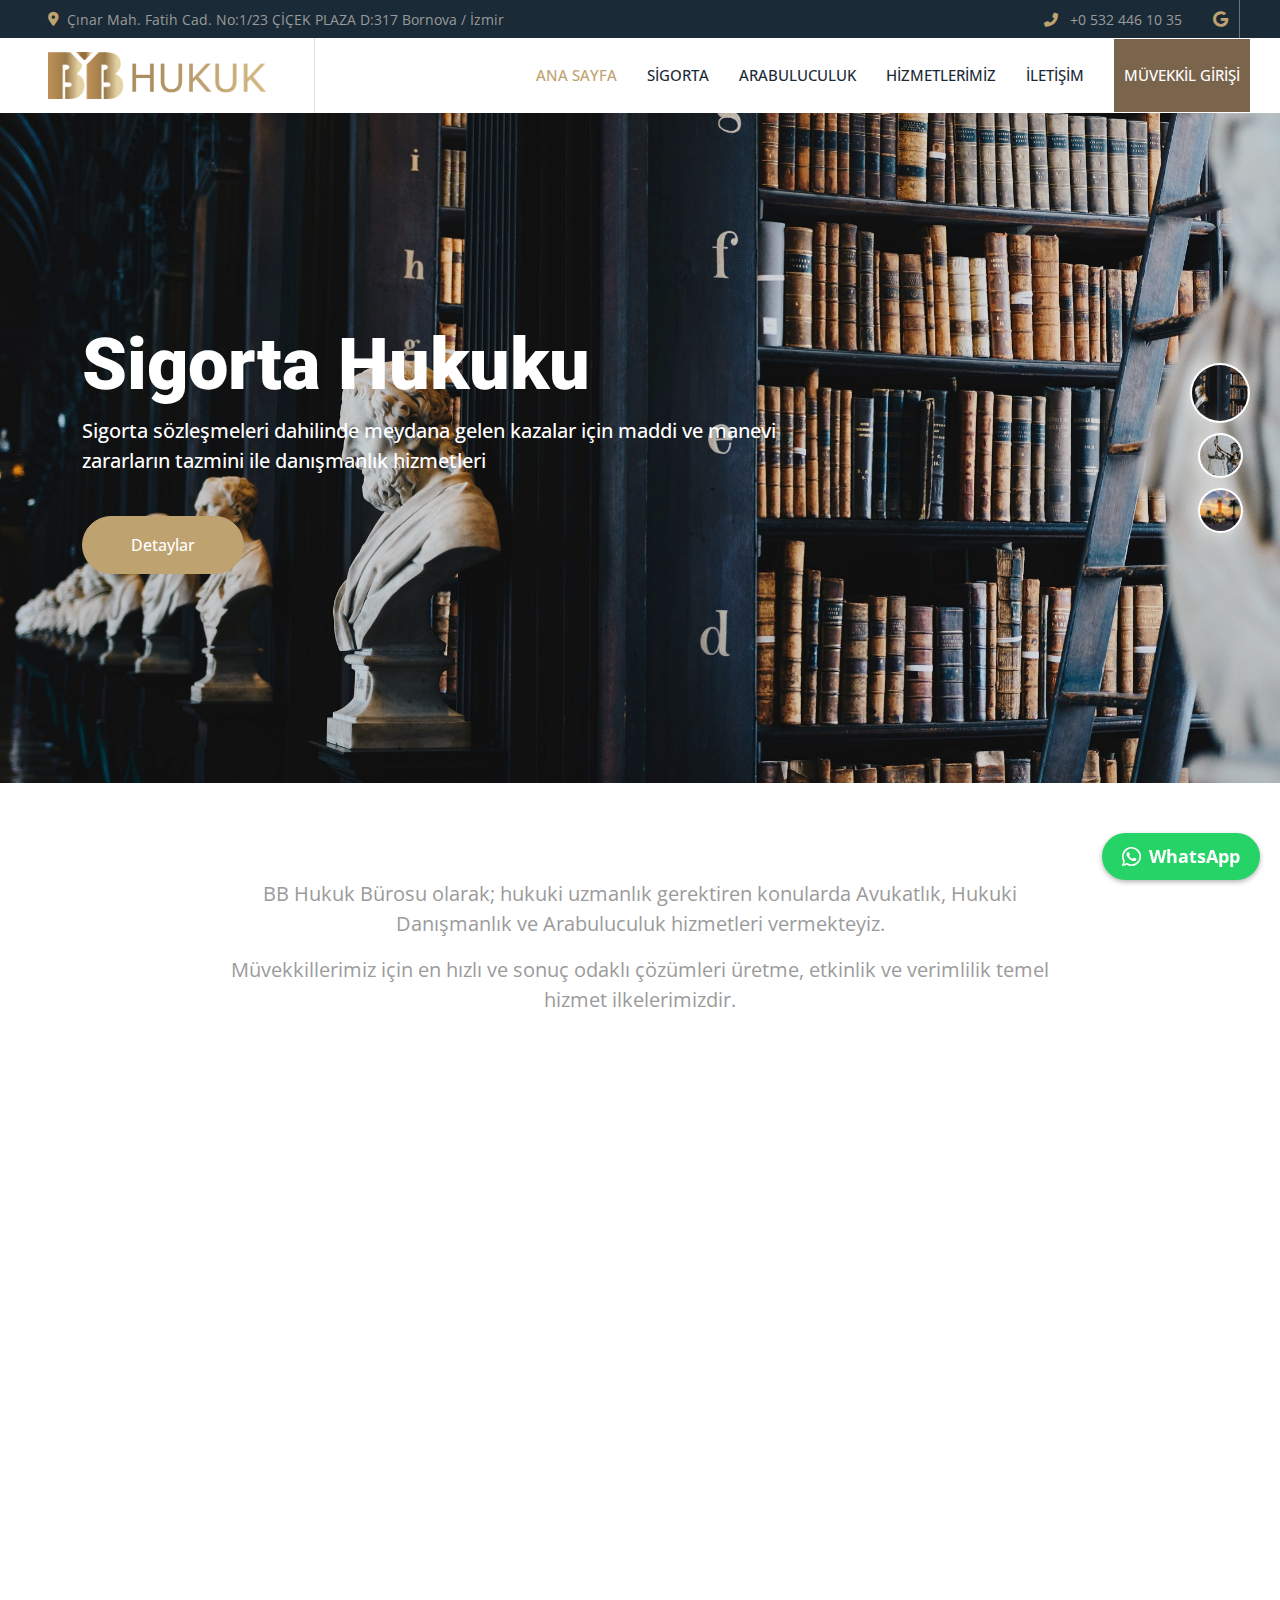
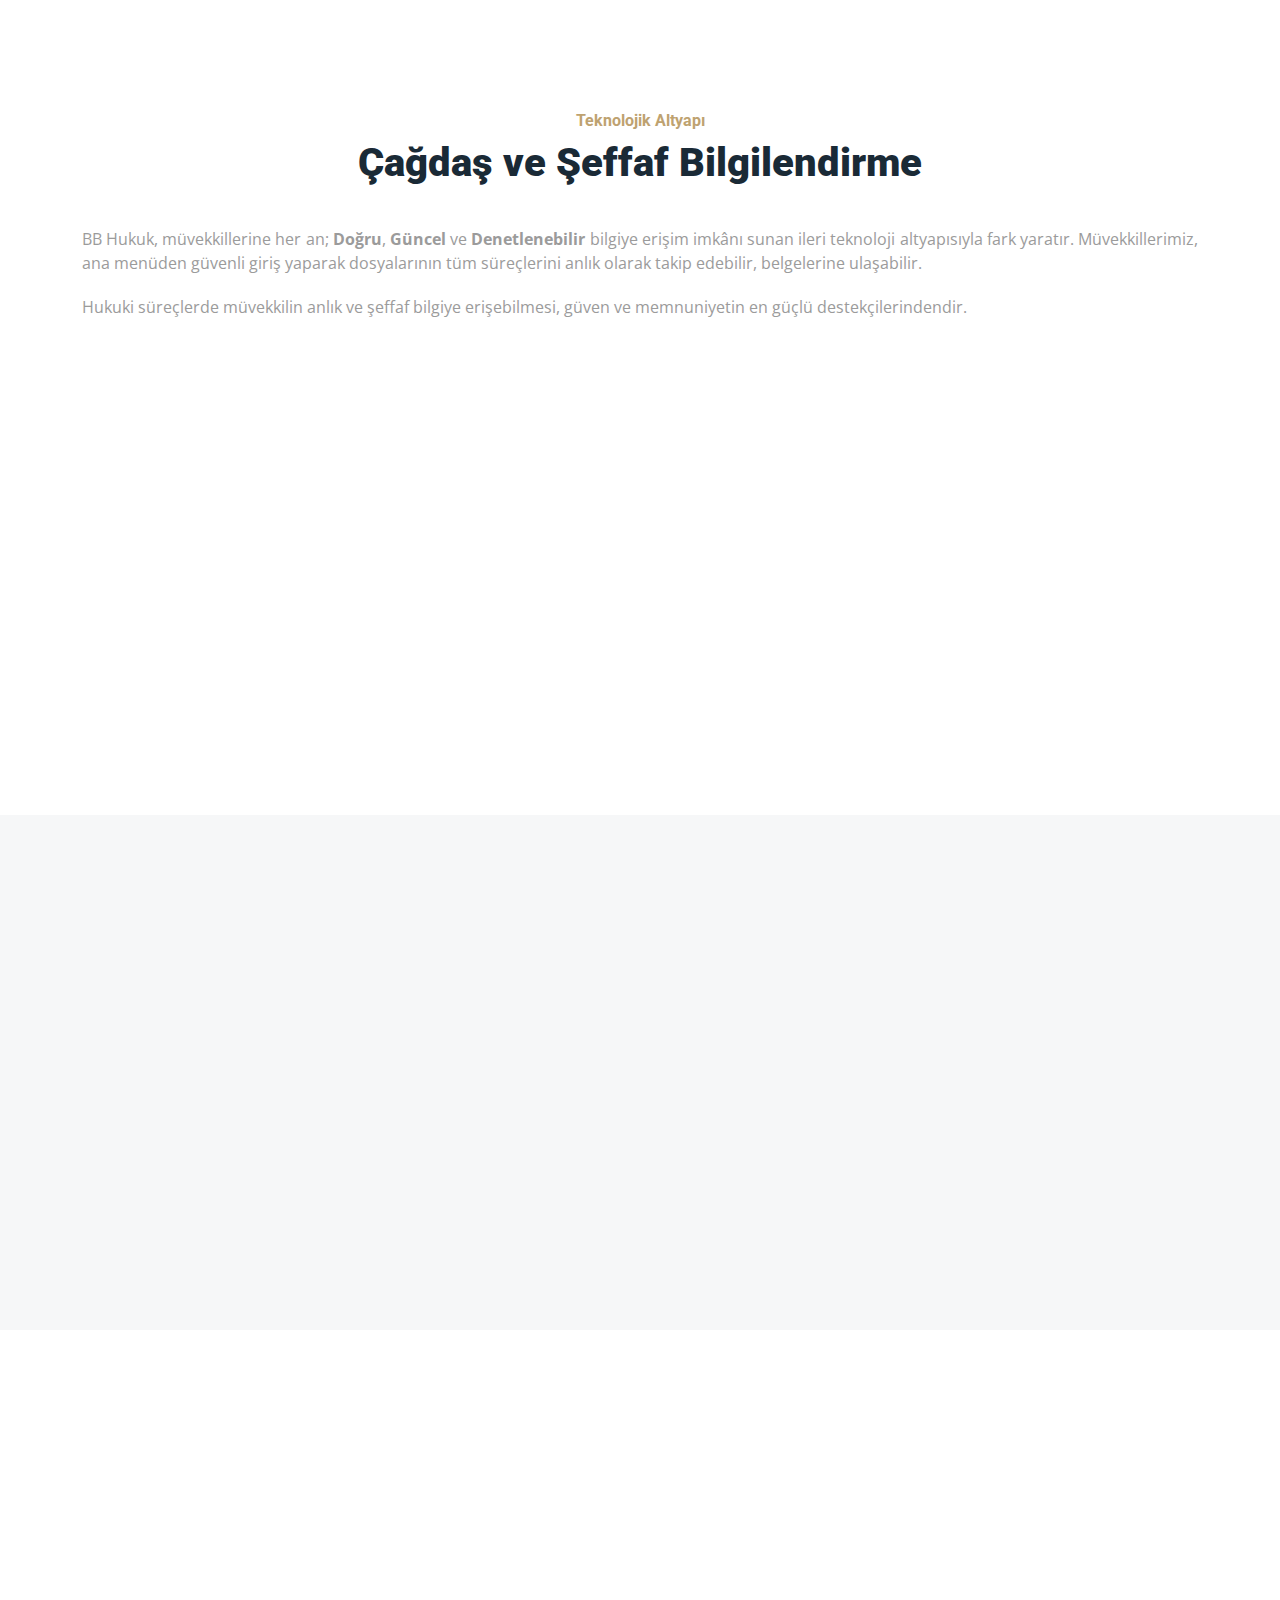
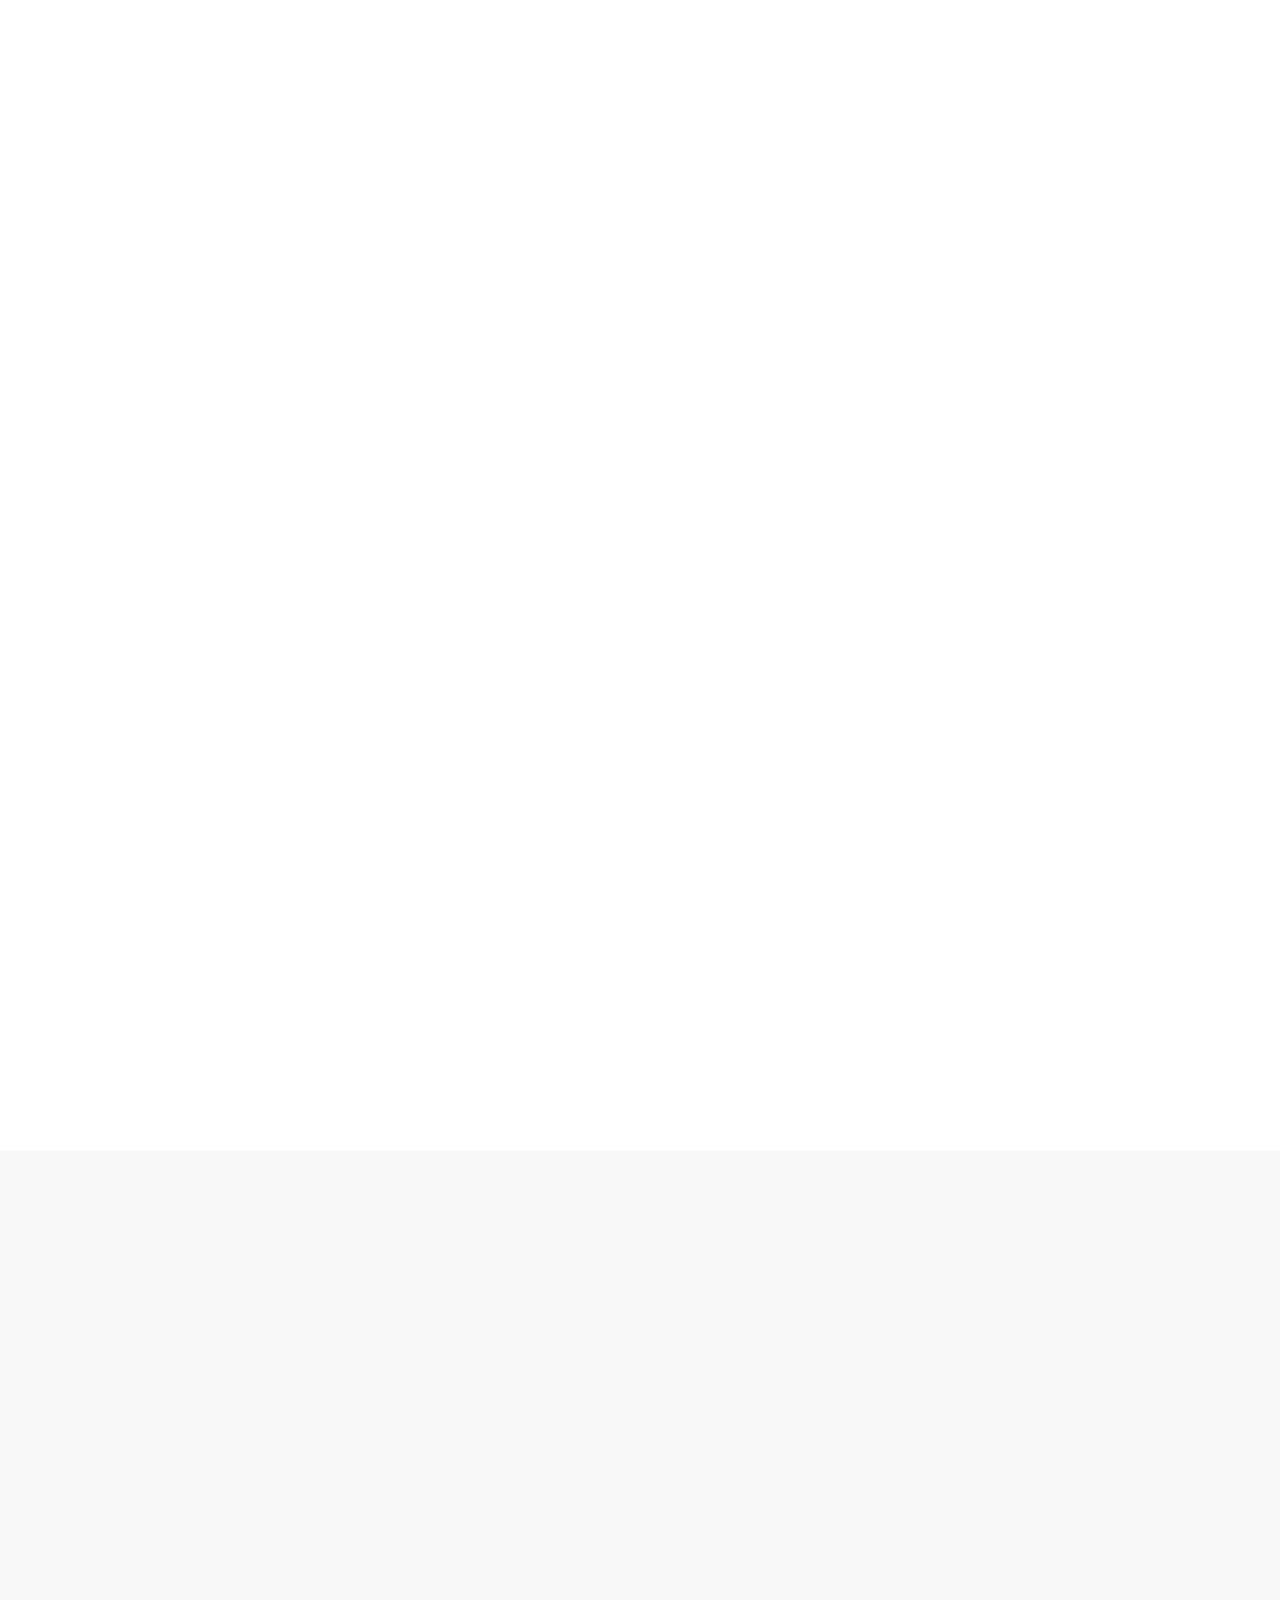
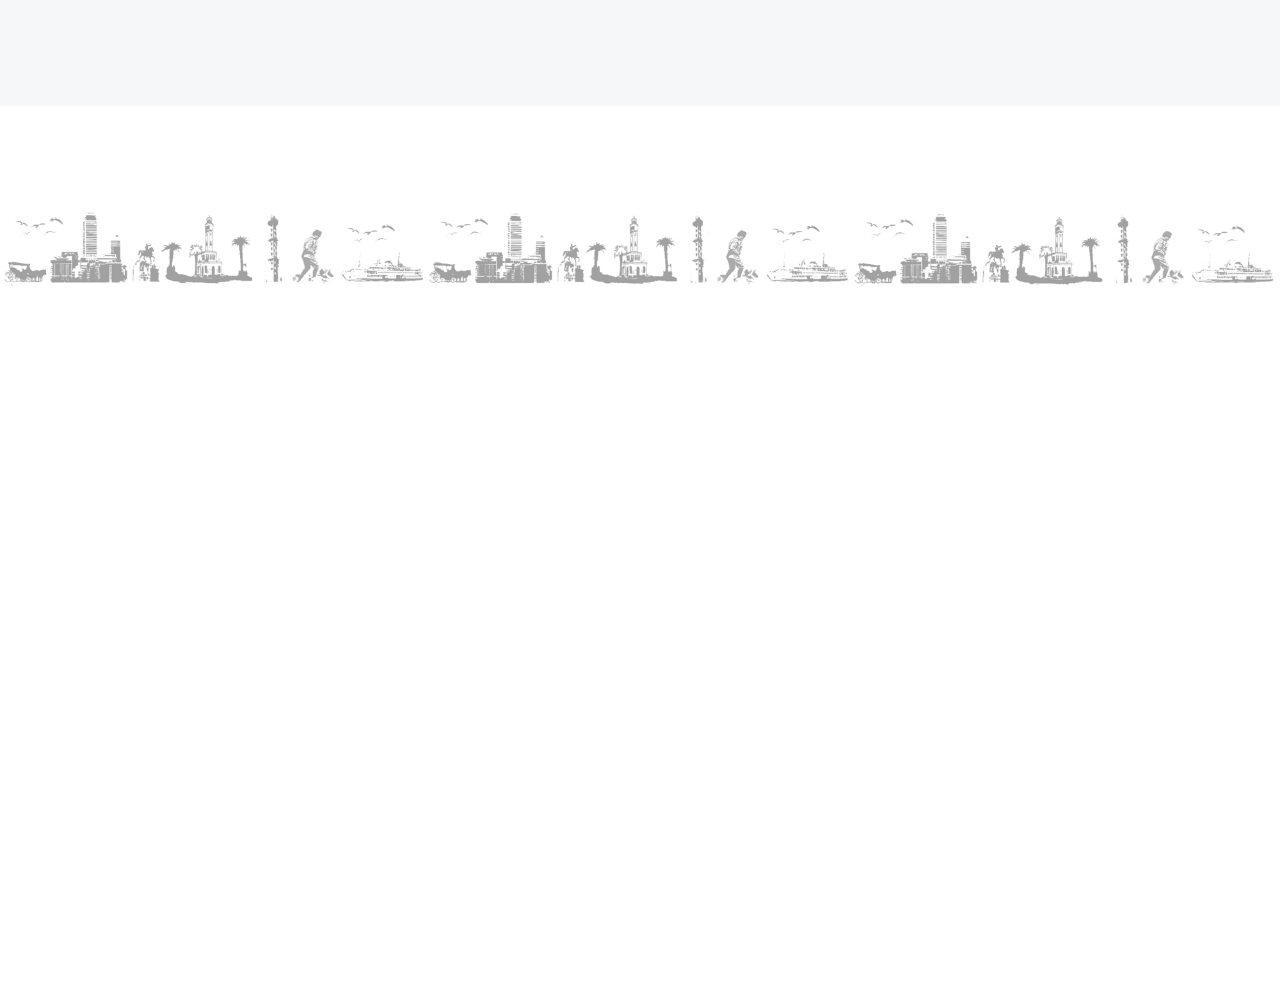
<file: index.html>
<!DOCTYPE html>
<html lang="en">

<head>
    <meta charset="utf-8">
    <title>BB Hukuk Bürosu</title>
    <meta content="width=device-width, initial-scale=1.0" name="viewport">
    <meta name="keywords" content="Araç Değer Kaybı, Hasar, Değer, Kasko, Trafik, Tazminat, Sigorta, Tahkim, Avukat, Hukuk, Burcu Benli Yörük, İzmir, BB Hukuk">
    <meta content="BB Hukuk Bürosu olarak; hukuki uzmanlık gerektiren konularda Avukatlık, Hukuki Danışmanlık ve Arabuluculuk hizmetleri vermekteyiz. İZMİR" name="description">

    <!-- Favicon -->
    <link href="img/logoph.png" rel="shortcut icon">

    <!-- Google Web Fonts -->
    <link rel="preconnect" href="https://fonts.googleapis.com">
    <link rel="preconnect" href="https://fonts.gstatic.com" crossorigin>
    <link href="https://fonts.googleapis.com/css2?family=Open+Sans:wght@400;500&family=Roboto:wght@500;700;900&display=swap" rel="stylesheet"> 

    <!-- Icon Font Stylesheet -->
    <link href="https://cdnjs.cloudflare.com/ajax/libs/font-awesome/5.10.0/css/all.min.css" rel="stylesheet">
    <link href="https://cdn.jsdelivr.net/npm/bootstrap-icons@1.4.1/font/bootstrap-icons.css" rel="stylesheet">

    <!-- Libraries Stylesheet -->
    <link href="lib/animate/animate.min.css" rel="stylesheet">
    <link href="lib/owlcarousel/assets/owl.carousel.min.css" rel="stylesheet">
    <link href="lib/lightbox/css/lightbox.min.css" rel="stylesheet">

    <!-- Customized Bootstrap Stylesheet -->
    <link href="css/bootstrap.min.css" rel="stylesheet">

    <!-- Template Stylesheet -->
    <link href="css/style.css" rel="stylesheet">
</head>

<body>
    <!-- Spinner Start -->
    <div id="spinner" class="show bg-white position-fixed translate-middle w-100 vh-100 top-50 start-50 d-flex align-items-center justify-content-center">
        <div class="spinner-border text-primary" style="width: 3rem; height: 3rem;" role="status">
            <span class="sr-only">Yükleniyor...</span>
        </div>
    </div>
    <!-- Spinner End -->
    <!-- Topbar Start -->
    <div class="container-fluid bg-dark p-0">
        <div class="row gx-0 d-none d-lg-flex">
            <div class="col-lg-7 px-5 text-start">
                <div class="h-100 d-inline-flex align-items-center me-4">
                    <small class="fa fa-map-marker-alt text-primary me-2"></small>
                    <small>Çınar Mah. Fatih Cad. No:1/23 ÇİÇEK PLAZA D:317 Bornova / İzmir</small>
                </div>
            </div>
            <div class="col-lg-5 px-5 text-end">


                <div class="h-100 d-inline-flex align-items-center me-4"> <a href="tel:+905324461035" style="color: inherit; text-decoration: none;">
                    <small class="fa fa-phone-alt text-primary me-2"></small>
                    <small>+0 532 446 10 35</small></a>
                </div>
                <div class="h-100 d-inline-flex align-items-center mx-n2">
                    <a class="btn btn-square btn-link rounded-0 border-0 border-end border-secondary" target="_blank" href="https://goo.gl/maps/a8WSSAHbhKA4A8iJ9"><i class="fab fa-google"></i></a>
                    <!--     <a class="btn btn-square btn-link rounded-0 border-0 border-end border-secondary" target="_blank" href=""><i class="fab fa-twitter"></i></a>
                        <a class="btn btn-square btn-link rounded-0 border-0 border-end border-secondary" target="_blank" href=""><i class="fab fa-facebook-f"></i></a>
                        <a class="btn btn-square btn-link rounded-0" target="_blank" href=""><i class="fab fa-instagram"></i></a> -->
                </div>
            </div>
        </div>
    </div>
    <!-- Topbar End -->
    <!-- Navbar Start -->
    <nav class="navbar navbar-expand-lg bg-white navbar-light sticky-top p-0">
        <a href="index.html" class="navbar-brand d-flex align-items-center border-end px-4 px-lg-5">

            <img class="img-fluid" style="zoom:10%" src="img/brutlogo.png" alt="">

        </a>
        <button type="button" class="navbar-toggler me-4" data-bs-toggle="collapse" data-bs-target="#navbarCollapse">
            <span class="navbar-toggler-icon"></span>
        </button>
        <div class="collapse navbar-collapse" id="navbarCollapse">
            <div class="navbar-nav ms-auto p-4 p-lg-0">
                <a href="index.html" class="nav-item nav-link active">Ana Sayfa</a>
                <a href="sigorta.html" class="nav-item nav-link">SİGORTA</a>
                <a href="arabuluculuk.html" class="nav-item nav-link">ARABULUCULUK</a>
                <a href="hizmetler.html" class="nav-item nav-link">HİZMETLERİMİZ</a>
                <a href="iletisim.html" class="nav-item nav-link">İLETİŞİM</a>
                <a href="http://ec2-54-160-19-116.compute-1.amazonaws.com:8081/login.jsf"  class="nav-item nav-link"  style="background-color: #7A644C; color:white; padding-right:10px; padding-left:10px" target="_blank">MÜVEKKİL GİRİŞİ</a>
                <a href="tel:+905324461035"  class="nav-item nav-link d-md-none" style="color: black; text-decoration: none;"> <i class="fa fa-phone-alt me-2"></i>Arama Yap</a>
            </div>
        </div>
    </nav>

    <!-- Navbar End -->
    <!-- Carousel Start -->
    <div class="container-fluid p-0 pb-5 wow fadeIn" data-wow-delay="0.1s">
        <div class="owl-carousel header-carousel position-relative">
            <div class="owl-carousel-item position-relative" data-dot="<img src='img/carousel-1.jpg'>">
                <img class="img-fluid" src="img/carousel-1.jpg" alt="">
                <div class="owl-carousel-inner">
                    <div class="container">
                        <div class="row justify-content-start">
                            <div class="col-10 col-lg-8">
                                <h1 class="display-2 text-white animated slideInDown">Sigorta Hukuku</h1>
                                <p class="fs-5 fw-medium text-white mb-4 pb-3">Sigorta sözleşmeleri dahilinde meydana gelen kazalar için maddi ve manevi zararların tazmini ile danışmanlık hizmetleri </p>
                                <a href="sigorta.html" class="btn btn-primary rounded-pill py-3 px-5 animated slideInLeft">Detaylar</a>
                            </div>
                        </div>
                    </div>
                </div>
            </div>
            <div class="owl-carousel-item position-relative" data-dot="<img src='img/carousel-2.jpg'>">
                <img class="img-fluid" src="img/carousel-2.jpg" alt="">
                <div class="owl-carousel-inner">
                    <div class="container">
                        <div class="row justify-content-start">
                            <div class="col-10 col-lg-8">
                                <h1 class="display-2 text-white animated slideInDown">Arabuluculuk Hizmetleri</h1>
                                <p class="fs-5 fw-medium text-white mb-4 pb-3">Dava yoluna gitmeden kısa sürede uyuşmazlıkların çözümü için Arabuluculuk hizmeti vermekteyiz.</p>
                                <a href="arabuluculuk.html" class="btn btn-primary rounded-pill py-3 px-5 animated slideInLeft">Detaylar</a>
                            </div>
                        </div>
                    </div>
                </div>
            </div>
            <div class="owl-carousel-item position-relative" data-dot="<img src='img/carousel-3.jpg'>">
                <img class="img-fluid" src="img/carousel-3.jpg" alt="">
                <div class="owl-carousel-inner">
                    <div class="container">
                        <div class="row justify-content-start">
                            <div class="col-10 col-lg-8">
                                <h1 class="display-2 text-white animated slideInDown">Hukuki Danışmanlık</h1>
                                <p class="fs-5 fw-medium text-white mb-4 pb-3">Şirketler ve ticaret hukukuna dair danışmanlık hizmeti vermekteyiz.</p>
                                <a href="hizmetler.html" class="btn btn-primary rounded-pill py-3 px-5 animated slideInLeft">Detaylar</a>
                            </div>
                        </div>
                    </div>
                </div>
            </div>
        </div>
    </div>
    <!-- Carousel End -->
    <!-- Feature Start -->
    <div class="container-xxl py-5">
        <div class="container " style="width:70%;">

            <p style="text-align:center; font-size:20px">BB Hukuk Bürosu olarak; hukuki uzmanlık gerektiren konularda Avukatlık, Hukuki Danışmanlık ve Arabuluculuk hizmetleri vermekteyiz.</p>
            <p style="text-align:center; font-size:20px">Müvekkillerimiz için en hızlı ve sonuç odaklı çözümleri üretme, etkinlik ve verimlilik temel hizmet ilkelerimizdir. </p>


        </div>
    </div>


    <div class="container-xxl py-5">
        <div class="container" style="width:70%; margin-bottom:40px; margin-top:40px">
            <div class="row g-5 justify-content-center">
                <div class="col-md-6 col-lg-3 wow fadeIn" data-wow-delay="0.1s">
                    <div class="d-flex align-items-center mb-4">
                        <div class="btn-lg-square bg-primary rounded-circle me-3">
                            <i class="fa fa-users text-white"></i>
                        </div>
                        <h1 class="mb-0" data-toggle="counter-up">5000</h1> <a style="font-size:30px; font-weight:bold; color:black">+</a>
                    </div>
                    <h5 class="mb-3">Müvekkil Sayısı</h5>
                    <span>Başarıyla Temsil Edilen Müvekkillerimizin Toplamı</span>
                </div>
                <div class="col-md-6 col-lg-3 wow fadeIn" data-wow-delay="0.1s">
                    <div class="d-flex align-items-center mb-4">
                        <div class="btn-lg-square bg-primary rounded-circle me-3">
                            <i class="fa fa-users text-white"></i>
                        </div>
                        <h1 class="mb-0" data-toggle="counter-up">13</h1> <a style="font-size:25px; font-weight:bold; color:black">+ Yıl</a>
                    </div>
                    <h5 class="mb-3">Deneyim Süresi</h5>
                    <span>Yıllara Dayanan Uzmanlık ve Güven</span>
                </div>
                <div class="col-md-6 col-lg-3 wow fadeIn" data-wow-delay="0.1s">
                    <div class="d-flex align-items-center mb-4">
                        <div class="btn-lg-square bg-primary rounded-circle me-3">
                            <i class="fa fa-users text-white"></i>
                        </div>
                        <h1 class="mb-0" data-toggle="counter-up">300</h1> <a style="font-size:30px; font-weight:bold; color:black">+</a>
                    </div>
                    <h5 class="mb-3">Arabuluculuk</h5>
                    <span>Arabulucu Olarak Sürecini Yürüttüğümüz Dosya Sayısı</span>
                </div>
            </div>
        </div>
    </div>

    <div class="container-xxl py-5">
        <div class="container">
            <div class="row justify-content-center">
                <div class="col-md-8 col-lg-6 wow fadeIn" data-wow-delay="0.1s">
                    <a href="sigortabilgilendirme.html"
                       class="d-flex align-items-start p-4 h-100 shadow-sm rounded bg-light text-decoration-none"
                       style="transition: transform 0.2s;">
                        <div class="flex-shrink-0">
                            <i class="fa fa-hand-pointer fa-2x text-primary me-3"></i>
                        </div>
                        <div>
                            <h5  style="text-align:center;" class="mb-2">Kaza mı Yaptınız?</h5>
                            <p style="text-align:center;" class="mb-0 text-muted">Maddi ve manevi tazminat hakkınız ve süreçler hakkında bilmeniz gerekenler için buraya tıklayın.</p>
                        </div>
                    </a>
                </div>
            </div>
        </div>
    </div>



    <div class="container-xxl py-5">
        <div class="container">
            <div class="text-center mb-5">
                <h6 class="text-primary">Teknolojik Altyapı</h6>
                <h3 class="display-6 mb-3">Çağdaş ve Şeffaf Bilgilendirme</h3>
                <p  style="text-align:justify; margin-top:40px; margin-bottom:20px">
                    BB Hukuk, müvekkillerine her an; <strong>Doğru</strong>, <strong>Güncel</strong> ve <strong>Denetlenebilir</strong> bilgiye erişim imkânı sunan ileri teknoloji altyapısıyla fark yaratır.
                    Müvekkillerimiz, ana menüden güvenli giriş yaparak dosyalarının tüm süreçlerini anlık olarak takip edebilir, belgelerine ulaşabilir.
                </p>
                <p  style="text-align:justify; margin-top:20px; margin-bottom:40px">
                    Hukuki süreçlerde müvekkilin anlık ve şeffaf bilgiye erişebilmesi, güven ve memnuniyetin en güçlü destekçilerindendir.</a>
                </p>
            </div>

            <div class="row g-4 justify-content-center">
                <!-- Belgeler -->
                <div class="col-md-6 col-lg-4 wow fadeIn" data-wow-delay="0.1s">
                    <div class="d-flex align-items-start p-4 h-100 shadow-sm rounded bg-light">
                        <div class="flex-shrink-0">
                            <i class="fa fa-folder-open fa-2x text-primary me-3"></i>
                        </div>
                        <div>
                            <h5 class="mb-2">Belgelerinize Anında Erişim</h5>
                            <p class="mb-0">Tüm dosya, belge ve rapor eklerine güvenli şekilde ulaşabilirsiniz.</p>
                        </div>
                    </div>
                </div>

                <!-- Para İşlemleri -->
                <div class="col-md-6 col-lg-4 wow fadeIn" data-wow-delay="0.2s">
                    <div class="d-flex align-items-start p-4 h-100 shadow-sm rounded bg-light">
                        <div class="flex-shrink-0">
                            <i class="fa fa-coins fa-2x text-success me-3"></i>
                        </div>
                        <div>
                            <h5 class="mb-2">Şeffaf Para İşlemleri</h5>
                            <p class="mb-0">Tazminat ve ödemelerinizi anlık takip edebilir, süreçleri denetleyebilirsiniz.</p>
                        </div>
                    </div>
                </div>

                <!-- Karar Takibi -->
                <div class="col-md-6 col-lg-4 wow fadeIn" data-wow-delay="0.3s">
                    <div class="d-flex align-items-start p-4 h-100 shadow-sm rounded bg-light">
                        <div class="flex-shrink-0">
                            <i class="fa fa-balance-scale fa-2x text-danger me-3"></i>
                        </div>
                        <div>
                            <h5 class="mb-2">Güncel Karar ve Süreç Takibi</h5>
                            <p class="mb-0">Dosyanızdaki tüm gelişmeler size anlık olarak yansır, hiçbir aşamayı kaçırmazsınız.</p>
                        </div>
                    </div>
                </div>

                <!-- İletişim -->
                <div class="col-md-6 col-lg-4 wow fadeIn" data-wow-delay="0.4s">
                    <div class="d-flex align-items-start p-4 h-100 shadow-sm rounded bg-light">
                        <div class="flex-shrink-0">
                            <i class="fa fa-headset fa-2x text-warning me-3"></i>
                        </div>
                        <div>
                            <h5 class="mb-2">Doğrudan İletişim</h5>
                            <p class="mb-0">Büromuza hızlıca ulaşabilir, sorularınızı güvenli iletişim kanallarımızdan iletebilirsiniz.</p>
                        </div>
                    </div>
                </div>

                <!-- Dijital Altyapı -->
                <div class="col-md-6 col-lg-4 wow fadeIn" data-wow-delay="0.5s">
                    <div class="d-flex align-items-start p-4 h-100 shadow-sm rounded bg-light">
                        <div class="flex-shrink-0">
                            <i class="fa fa-laptop-code fa-2x text-info me-3"></i>
                        </div>
                        <div>
                            <h5 class="mb-2">Güçlü Dijital Altyapı</h5>
                            <p class="mb-0">Klasik yöntemleri aşan teknolojik altyapımız ile bilgilerinize güvenle erişebilirsiniz.</p>
                        </div>
                    </div>
                </div>

                <!-- Gizlilik ve Güvenlik -->
                <div class="col-md-6 col-lg-4 wow fadeIn" data-wow-delay="0.6s">
                    <div class="d-flex align-items-start p-4 h-100 shadow-sm rounded bg-light">
                        <div class="flex-shrink-0">
                            <i class="fa fa-shield-alt fa-2x text-secondary me-3"></i>
                        </div>
                        <div>
                            <h5 class="mb-2">Gizlilik ve Güvenlik</h5>
                            <p class="mb-0">Tüm bilgileriniz yüksek güvenlik standartlarıyla korunur, üçüncü kişilerle paylaşılmaz.</p>
                        </div>
                    </div>
                </div>
            </div>
        </div>
    </div>







    <!-- Feature Start -->
    <!-- About Start -->
    <div id="hakk" class="container-fluid bg-light overflow-hidden my-5 px-lg-0">
        <div class="container about px-lg-0">
            <div class="row g-0 mx-lg-0">
                <div class="col-lg-6 ps-lg-0 wow fadeIn" data-wow-delay="0.1s" style="min-height: 400px;">
                    <div class="position-relative h-100">
                        <img class="position-absolute img-fluid w-100 h-100" src="img/about.jpg" style="object-fit: cover;" alt="">
                    </div>
                </div>
                <div class="col-lg-6 about-text py-5 wow fadeIn" data-wow-delay="0.5s">
                    <div class="p-lg-5 pe-lg-0">
                        <h6 class="text-primary">Hakkımızda</h6>

                        <p style="text-align:justify">BB Hukuk Bürosu; Av. Arb. Burcu Benli Yörük tarafından 2019 yılında kurulmuştur. Av. Arb. Burcu Benli Yörük; avukatlık ruhsatını aldığı 2012 yılından bu yana birçok şirket ve holding vekilliği yapmış, şirketler hukuku, iş hukuku, sigorta hukuku vb alanlarda tecrübe kazanmıştır. 2019 yılında kurmuş olduğu Hukuk Bürosu ağırlıklı olarak Sigorta Hukuku alanında faaliyet göstermektedir. Av. Arb. Burcu Benli Yörük aynı zamanda Sigorta Hukuku, İş Hukuku, Ticari Hukuk, Tüketici Hukuku davaları arabuluculuk unvanına ve İş Hukuku Bilirkişisi unvanına sahiptir.</p>
                        <p style="text-align:justify">BB Hukuk Bürosu alanında uzman avukatlar ve katipler ile hukuki süreçlerinizde sizlere destek vermektedir.</p>

                    </div>
                </div>
            </div>
        </div>
    </div>
    <!-- About End -->
    <!-- Service Start -->
    <div id="hizmet" class="container-xxl py-5">
        <div class="container">
            <div class="text-center mx-auto mb-5 wow fadeInUp" data-wow-delay="0.1s" style="max-width: 600px;">
                <h6 class="text-primary">Hizmetlerimiz</h6>
                <h1 class="mb-4">Hukuk Davaları Alanında Hizmetlerimiz</h1>
            </div>
            <div class="row g-4">
                <div class="col-md-6 col-lg-4 wow fadeInUp" data-wow-delay="0.1s">
                    <div class="service-item rounded overflow-hidden">
                        <img class="img-fluid" src="img/img-600x400-1.jpg" alt="">
                        <div class="position-relative p-4 pt-0">
                            <div class="service-icon">
                                <i class="fa fa-car fa-3x"></i>
                            </div>
                            <h4 class="mb-3">Sigorta Hukuku</h4>
                            <p>Araç Değer Kayıpları, Sigorta Poliçesi kapsamındaki teminatların tazmini</p>
                            <a class="small fw-medium" href="sigorta.html">Devamı...<i class="fa fa-arrow-right ms-2"></i></a>
                        </div>
                    </div>
                </div>
                <div class="col-md-6 col-lg-4 wow fadeInUp" data-wow-delay="0.3s">
                    <div class="service-item rounded overflow-hidden">
                        <img class="img-fluid" src="img/img-600x400-2.jpg" alt="">
                        <div class="position-relative p-4 pt-0">
                            <div class="service-icon">
                                <i class="fa fa-balance-scale fa-3x"></i>
                            </div>
                            <h4 class="mb-3">Ticaret Hukuku</h4>
                            <p>Şirketler hukuku alanında danışmanlık, önleyici hukuki destek ve dava takibi hizmetleri, sürekli sözleşmeli danışmanlık...</p>
                        </div>
                    </div>
                </div>
                <div class="col-md-6 col-lg-4 wow fadeInUp" data-wow-delay="0.5s">
                    <div class="service-item rounded overflow-hidden">
                        <img class="img-fluid" src="img/img-600x400-3.jpg" alt="">
                        <div class="position-relative p-4 pt-0">
                            <div class="service-icon">
                                <i class="fa fa-university fa-3x"></i>
                            </div>
                            <h4 class="mb-3">İcra ve İflas Hukuku</h4>
                            <p>Alacakların Takibi, İcra Takibi, Haciz, Kambiyo Senetleri, Tedbir, Menfi Tespit, Borca İtiraz, İpoteğin Paraya Çevrilmesi…</p>

                        </div>
                    </div>
                </div>
                <div class="col-md-6 col-lg-4 wow fadeInUp" data-wow-delay="0.1s">
                    <div class="service-item rounded overflow-hidden">
                        <img class="img-fluid" src="img/img-600x400-4.jpg" alt="">
                        <div class="position-relative p-4 pt-0">
                            <div class="service-icon">
                                <i class="fa fa-industry fa-3x"></i>
                            </div>
                            <h4 class="mb-3">İş Hukuku</h4>
                            <p>İş Sözleşmesi, İşçilik Alacakları, İşveren ve İşçi Hakları, Kıdem Tazminatı, İhbar Tazminatı, Mobbing, İş Sözleşmesinin Feshi...</p>

                        </div>
                    </div>
                </div>
                <div class="col-md-6 col-lg-4 wow fadeInUp" data-wow-delay="0.3s">
                    <div class="service-item rounded overflow-hidden">
                        <img class="img-fluid" src="img/img-600x400-5.jpg" alt="">
                        <div class="position-relative p-4 pt-0">
                            <div class="service-icon">
                                <i class="fa fa-gift fa-3x"></i>
                            </div>
                            <h4 class="mb-3">Miras Hukuku</h4>
                            <p>Mirasçıların Gayrimenkul Anlaşmazlıkları, Ortaklığın Giderilmesi, Vasiyetname, Mal Paylaşımı, Mirasçılıktan Çıkarma…</p>

                        </div>
                    </div>
                </div>
                <div class="col-md-6 col-lg-4 wow fadeInUp" data-wow-delay="0.5s">
                    <div class="service-item rounded overflow-hidden">
                        <img class="img-fluid" src="img/img-600x400-6.jpg" alt="">
                        <div class="position-relative p-4 pt-0">
                            <div class="service-icon">
                                <i class="fa fa-venus-mars fa-3x"></i>
                            </div>
                            <h4 class="mb-3">Aile Hukuku</h4>
                            <p>Anlaşmalı Boşanma, Çekişmeli Boşanma, Mal Rejimi, Velayet Hakkı, Nafaka Hakkı, Kadın ve Çocuk Hakları</p>

                        </div>
                    </div>
                </div>
            </div>
        </div>
    </div>
    <!-- Service End -->
    <!-- Feature Start -->
    <!-- Feature End -->
    <!-- Projects Start -->
    <!-- Projects End -->
    <!-- Quote Start -->
    <div id="iletisim2" class="container-fluid bg-light overflow-hidden px-lg-0" style="margin: 6rem 0;">
        <div class="container contact px-lg-0">
            <div class="row g-0 mx-lg-0">
                <div class="col-lg-6 contact-text py-5 wow fadeIn" data-wow-delay="0.5s">
                    <div class="p-lg-5 ps-lg-0">
                        <h6 class="text-primary">İletişim</h6>
                        <h1 class="mb-4">Bize Ulaşın</h1>
                        <p class="mb-4">Aşağıda belirtilen bilgiler aracılığıyla bize ulaşabilirsiniz.</p>
                        <p class="mb-4"> <a href="tel:+905324461035" style="color: inherit; text-decoration: none;"><i class="fa fa-phone-alt me-3"></i>Telefon : +532 446 10 35</a></p>
                        <p class="mb-4"><a href="https://wa.me/905324461035?text=Merhaba%20BB%20Hukuk,%20" style="color: inherit; text-decoration: none;" target="_blank"><i class="fab fa-whatsapp me-3"></i>Whatsapp : +532 446 10 35</a></p>
                        <p class="mb-4"><i class="fa fa-home me-3"></i>Adres : Çınar Mahallesi Fatih Caddesi No:1/23 Çiçek Plaza Kat:3 Daire:317 Bornova/İZMİR</p>
                        <p class="mb-4"><i class="fa fa-envelope me-3"></i>E-posta : av.burcubenli@gmail.com</p>

                    </div>
                </div>
                <div class="col-lg-6 pe-lg-0" style="min-height: 400px;">
                    <div class="position-relative h-100">
                        <iframe class="position-absolute w-100 h-100" style="object-fit: cover;"
                                src="https://www.google.com/maps/embed?pb=!1m18!1m12!1m3!1d929.0780565775561!2d27.180163652401344!3d38.44069217918816!2m3!1f0!2f0!3f0!3m2!1i1024!2i768!4f13.1!3m3!1m2!1s0x14bbd9e7d525b537%3A0x5cd63317475c3932!2sBB%20Hukuk%20B%C3%BCrosu!5e0!3m2!1str!2str!4v1691663935471!5m2!1str!2str"
                                frameborder="0" allowfullscreen="" aria-hidden="false"
                                tabindex="0"></iframe>
                    </div>
                </div>
            </div>
        </div>
    </div>
    <!-- Quote End -->
    <!-- Team Start -->
    <!-- Team End -->
    <!-- Testimonial Start -->


    <div id="iletisim" class="container-fluid bg-light overflow-hidden px-lg-0">
        <picture>
            <source media="(max-width: 768px)" srcset="img/silu2.png">
            <img class="img-fluid" src="img/silu1.png" alt="">
        </picture>
    </div>

        <!-- Testimonial End -->
        <!-- Footer Start -->
        <div class="container-fluid bg-dark text-body footer mt-5 pt-5 wow fadeIn" data-wow-delay="0.1s">
            <div class="container py-5">
            <div class="container py-5">
                <div class="row g-5">
                    <div class="col-lg-3 col-md-6">
                        <h5 class="text-white mb-4">Adres</h5>
                        <p class="mb-2"><i class="fa fa-map-marker-alt me-3"></i>Çınar Mah. Fatih Cad. No:1/23 Çiçek Plaza Kat:3 Daire:317 Bornova/İZMİR</p>
                        <p class="mb-2"><a href="tel:+905324461035" style="color: inherit; text-decoration: none;"><i class="fa fa-phone-alt me-3"></i>+532 446 10 35</a> </p>
                        <p class="mb-2"><a href="https://wa.me/905324461035?text=Merhaba%20BB%20Hukuk,%20" style="color: inherit; text-decoration: none;" target="_blank"><i class="fab fa-whatsapp me-3"></i>+532 446 10 35</a></p>
                        <p class="mb-2"><i class="fa fa-envelope me-3"></i>av.burcubenli@gmail.com</p>
                        <div class="d-flex pt-2">
                            <a class="btn btn-outline-light btn-social d-flex align-items-center px-3"
                               target="_blank"
                               href="https://goo.gl/maps/a8WSSAHbhKA4A8iJ9">
                                <i class="fab fa-google me-2"></i> Google Maps
                            </a>                            <!--     <a class="btn btn-square btn-outline-light btn-social" target="_blank" href=""><i class="fab fa-twitter"></i></a>
                               <a class="btn btn-square btn-outline-light btn-social" target="_blank" href=""><i class="fab fa-facebook-f"></i></a>
                               <a class="btn btn-square btn-outline-light btn-social" target="_blank" href=""><i class="fab fa-instagram"></i></a> -->
                           </div>
                       </div>
                       <div class="col-lg-3 col-md-6">
                           <h5 class="text-white mb-4">Hızlı Linkler</h5>
                           <a class="btn btn-link" href="sigorta.html">Sigorta</a>
                           <a class="btn btn-link" href="hizmetler.html">Hizmetlerimiz</a>
                           <a class="btn btn-link" href="iletisim.html">İletişim</a>

                       </div>

                   </div>
               </div>

                <div class="container">
                    <div class="copyright text-center">
                        <div class="mb-3">
                            &copy; <a href="#">BB Hukuk Bürosu</a>, All Right Reserved.
                        </div>
                        <div class="mb-3" style="zoom:70%;">
                            Bu web sitesi yalnızca bilgilendirme amacıyla hazırlanmış olup, reklam veya ticari amaç taşımamaktadır.
                        </div>
                        <div style="zoom:60%;">
                            Designed By <a href="https://htmlcodex.com">HTML Codex</a>
                            <br>Distributed By: <a href="https://themewagon.com" target="_blank">ThemeWagon</a>
                        </div>
                    </div>
                </div>
        </div>
        </div>
        <!-- Footer End -->
        <!-- Back to Top -->

        <!-- JavaScript Libraries -->
        <script src="https://code.jquery.com/jquery-3.4.1.min.js"></script>
        <script src="https://cdn.jsdelivr.net/npm/bootstrap@5.0.0/dist/js/bootstrap.bundle.min.js"></script>
        <script src="lib/wow/wow.min.js"></script>
        <script src="lib/easing/easing.min.js"></script>
        <script src="lib/waypoints/waypoints.min.js"></script>
        <script src="lib/counterup/counterup.min.js"></script>
        <script src="lib/owlcarousel/owl.carousel.min.js"></script>
        <script src="lib/isotope/isotope.pkgd.min.js"></script>
        <script src="lib/lightbox/js/lightbox.min.js"></script>

        <!-- Template Javascript -->
        <script src="js/main.js"></script>

    <a href="https://wa.me/905324461035?text=Merhaba%20BB%20Hukuk,%20" target="_blank"
       style="position: fixed; bottom: 20px; right: 20px;
          background-color: #25d366; color: white;
          border-radius: 30px; padding: 10px 20px;
          display: flex; align-items: center; gap: 8px;
          text-decoration: none; font-size: 18px; font-weight: bold;
          box-shadow: 0 2px 5px rgba(0,0,0,0.3); z-index:1000;">
        <i class="fab fa-whatsapp" style="font-size:22px;"></i>
        WhatsApp
    </a>

    <!-- FontAwesome (ikon için gerekli) -->
    <link rel="stylesheet" href="https://cdnjs.cloudflare.com/ajax/libs/font-awesome/6.4.0/css/all.min.css">
</body>

</html>
</file>
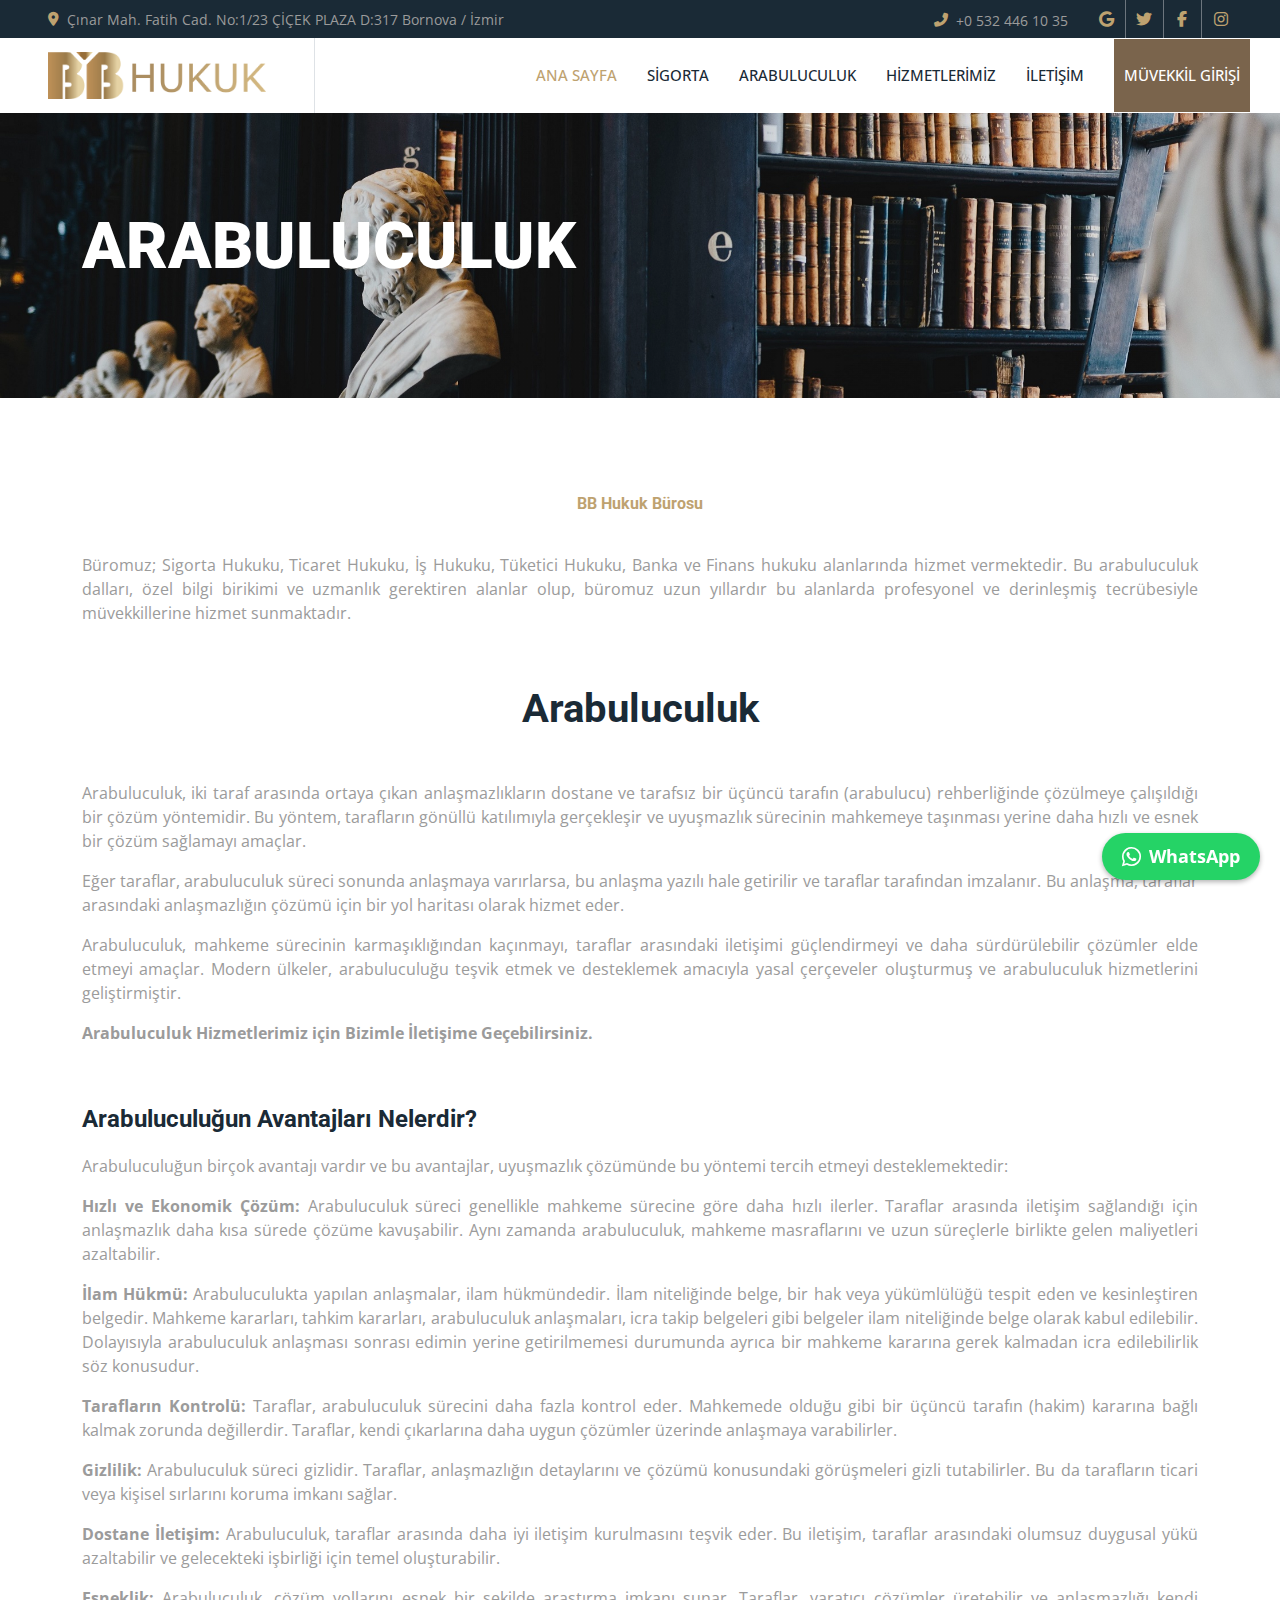
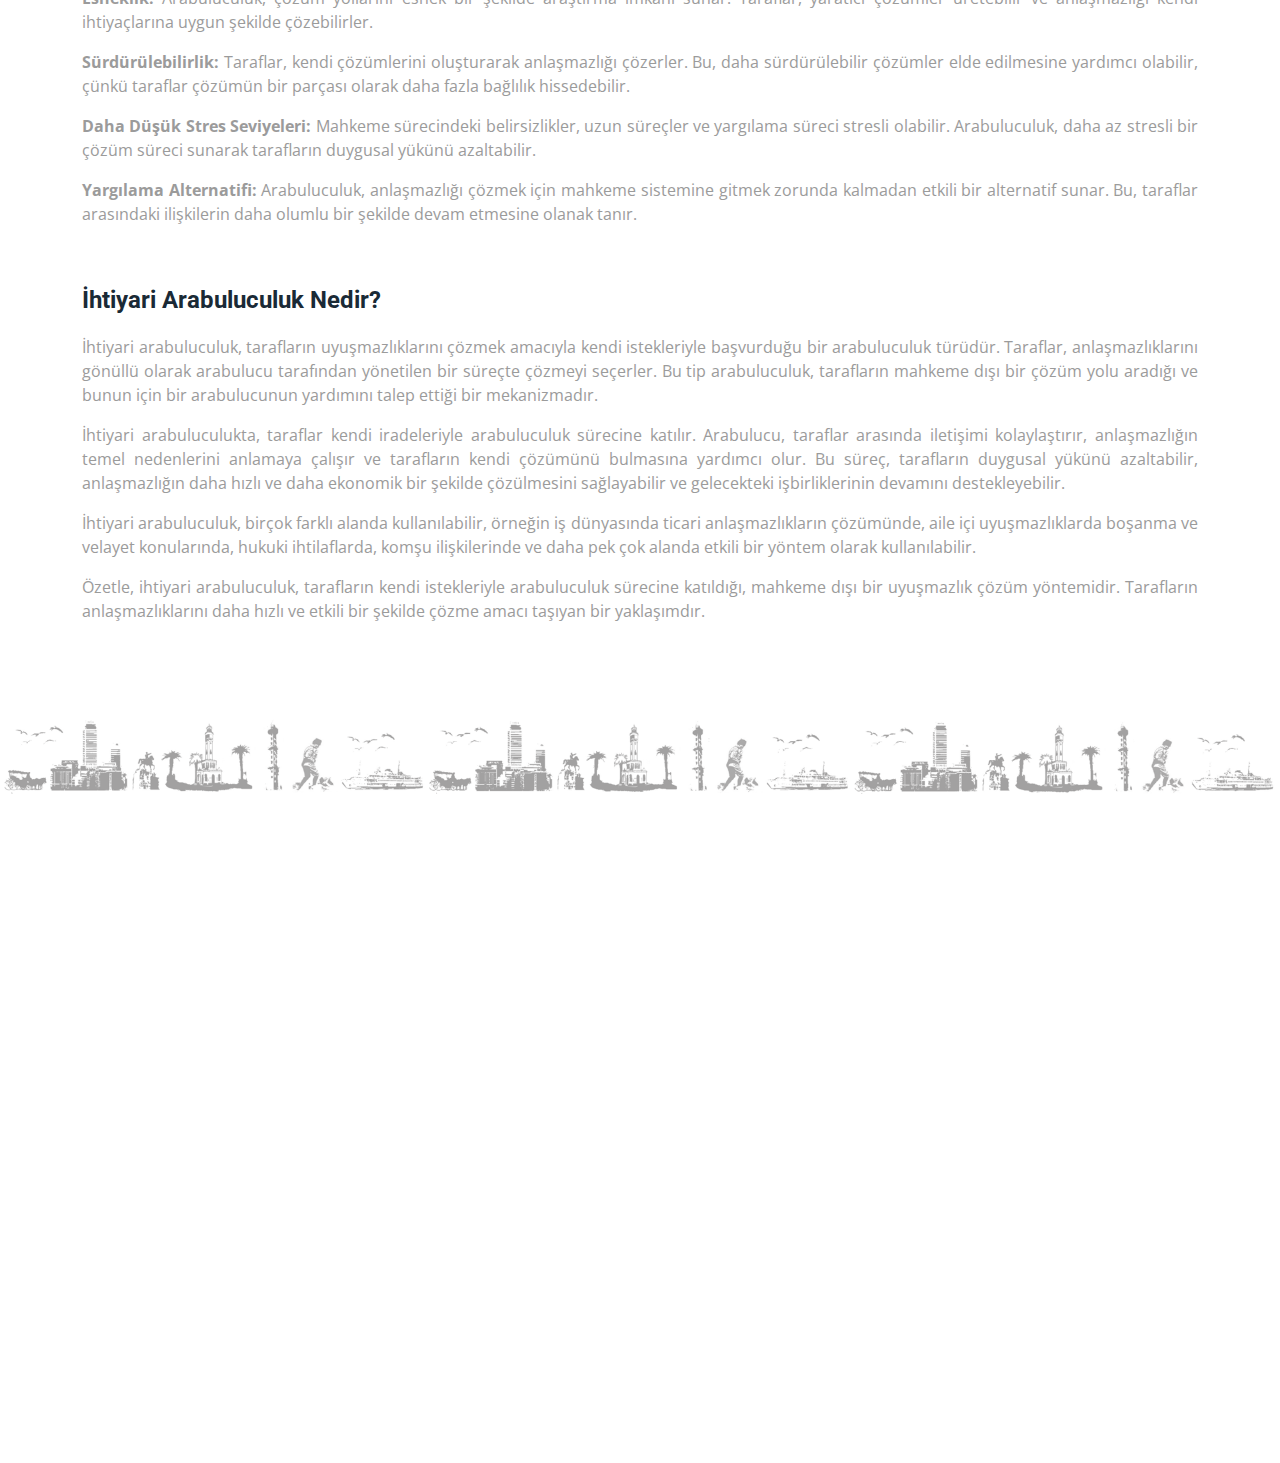
<file: arabuluculuk.html>
<!DOCTYPE html>
<html lang="en">

<head>
    <meta charset="utf-8">
    <title>BB Hukuk - Arabuluculuk</title>
    <meta content="width=device-width, initial-scale=1.0" name="viewport">
    <meta name="keywords" content="Araç Değer Kaybı, Hasar, Değer, Kasko, Trafik, Tazminat, Sigorta, Tahkim, Avukat, Hukuk, Burcu Benli Yörük, İzmir, BB Hukuk, Arabuluculuk">
    <meta content="Arabuluculuk ile Hızlı ve Efektif Çözümler" name="description">

    <!-- Favicon -->
    <link href="img/logoph.png" rel="shortcut icon">

    <!-- Google Web Fonts -->
    <link rel="preconnect" href="https://fonts.googleapis.com">
    <link rel="preconnect" href="https://fonts.gstatic.com" crossorigin>
    <link href="https://fonts.googleapis.com/css2?family=Open+Sans:wght@400;500&family=Roboto:wght@500;700;900&display=swap" rel="stylesheet">

    <!-- Icon Font Stylesheet -->
    <link href="https://cdnjs.cloudflare.com/ajax/libs/font-awesome/5.10.0/css/all.min.css" rel="stylesheet">
    <link href="https://cdn.jsdelivr.net/npm/bootstrap-icons@1.4.1/font/bootstrap-icons.css" rel="stylesheet">

    <!-- Libraries Stylesheet -->
    <link href="lib/animate/animate.min.css" rel="stylesheet">
    <link href="lib/owlcarousel/assets/owl.carousel.min.css" rel="stylesheet">
    <link href="lib/lightbox/css/lightbox.min.css" rel="stylesheet">

    <!-- Customized Bootstrap Stylesheet -->
    <link href="css/bootstrap.min.css" rel="stylesheet">

    <!-- Template Stylesheet -->
    <link href="css/style.css" rel="stylesheet">
</head>

<body>
<div id="spinner" class="show bg-white position-fixed translate-middle w-100 vh-100 top-50 start-50 d-flex align-items-center justify-content-center">
    <div class="spinner-border text-primary" style="width: 3rem; height: 3rem;" role="status">
        <span class="sr-only">Yükleniyor...</span>
    </div>
</div>
<!-- Spinner End -->
<!-- Topbar Start -->
<div class="container-fluid bg-dark p-0">
    <div class="row gx-0 d-none d-lg-flex">
        <div class="col-lg-7 px-5 text-start">
            <div class="h-100 d-inline-flex align-items-center me-4">
                <small class="fa fa-map-marker-alt text-primary me-2"></small>
                <small>Çınar Mah. Fatih Cad. No:1/23 ÇİÇEK PLAZA D:317 Bornova / İzmir</small>
            </div>
        </div>
        <div class="col-lg-5 px-5 text-end">
            <div class="h-100 d-inline-flex align-items-center me-4">
                <small class="fa fa-phone-alt text-primary me-2"></small>
                <small>+0 532 446 10 35</small>
            </div>
            <div class="h-100 d-inline-flex align-items-center mx-n2">
                <a class="btn btn-square btn-link rounded-0 border-0 border-end border-secondary" target="_blank" href="https://goo.gl/maps/a8WSSAHbhKA4A8iJ9"><i class="fab fa-google"></i></a>
                <a class="btn btn-square btn-link rounded-0 border-0 border-end border-secondary" target="_blank" href=""><i class="fab fa-twitter"></i></a>
                <a class="btn btn-square btn-link rounded-0 border-0 border-end border-secondary" target="_blank" href=""><i class="fab fa-facebook-f"></i></a>
                <a class="btn btn-square btn-link rounded-0" target="_blank" href=""><i class="fab fa-instagram"></i></a>
            </div>
        </div>
    </div>
</div>
<!-- Topbar End -->
<!-- Navbar Start -->
<nav class="navbar navbar-expand-lg bg-white navbar-light sticky-top p-0">
    <a href="index.html" class="navbar-brand d-flex align-items-center border-end px-4 px-lg-5">

        <img class="img-fluid" style="zoom:10%" src="img/brutlogo.png" alt="">

    </a>
    <button type="button" class="navbar-toggler me-4" data-bs-toggle="collapse" data-bs-target="#navbarCollapse">
        <span class="navbar-toggler-icon"></span>
    </button>
    <div class="collapse navbar-collapse" id="navbarCollapse">
        <div class="navbar-nav ms-auto p-4 p-lg-0">
            <a href="index.html" class="nav-item nav-link active">Ana Sayfa</a>
            <a href="sigorta.html" class="nav-item nav-link">SİGORTA</a>
            <a href="arabuluculuk.html" class="nav-item nav-link">ARABULUCULUK</a>
            <a href="hizmetler.html" class="nav-item nav-link">HİZMETLERİMİZ</a>
            <a href="iletisim.html" class="nav-item nav-link">İLETİŞİM</a>
            <a href="http://ec2-54-160-19-116.compute-1.amazonaws.com:8081/login.jsf"  class="nav-item nav-link"  style="background-color: #7A644C; color:white; padding-right:10px; padding-left:10px" target="_blank">MÜVEKKİL GİRİŞİ</a>

        </div>
    </div>
</nav>


    <!-- Page Header Start -->
    <div class="container-fluid page-header py-5 mb-5">
        <div class="container py-5">
            <h1 class="display-3 text-white mb-3 animated slideInDown">ARABULUCULUK</h1>
            <nav aria-label="breadcrumb animated slideInDown">
            </nav>
        </div>
    </div>
    <!-- Page Header End -->



    <!-- Projects Start -->
    <div class="container-xxl py-5">
        <div class="container">
            <div class="text-center mx-auto mb-5 wow fadeInUp" data-wow-delay="0.1s" >
                <h6 class="text-primary">BB Hukuk Bürosu</h6>
                <p style="margin-bottom:60px; margin-top:40px; text-align:justify">Büromuz; Sigorta Hukuku, Ticaret Hukuku, İş Hukuku, Tüketici Hukuku, Banka ve Finans hukuku alanlarında hizmet vermektedir. Bu arabuluculuk dalları, özel bilgi birikimi ve uzmanlık gerektiren alanlar olup, büromuz uzun yıllardır bu alanlarda profesyonel ve derinleşmiş tecrübesiyle müvekkillerine hizmet sunmaktadır.</p>
                <h1 class="mb-4">Arabuluculuk</h1>
            </div>


            <div class="row g-4 portfolio-container wow fadeInUp" data-wow-delay="0.5s">
                <div class="col-12 col-lg-12 portfolio-item first">

                    <p style="text-align:justify">Arabuluculuk, iki taraf arasında ortaya çıkan anlaşmazlıkların dostane ve tarafsız bir üçüncü tarafın (arabulucu) rehberliğinde çözülmeye çalışıldığı bir çözüm yöntemidir. Bu yöntem, tarafların gönüllü katılımıyla gerçekleşir ve uyuşmazlık sürecinin mahkemeye taşınması yerine daha hızlı ve esnek bir çözüm sağlamayı amaçlar.</p>
                    <p style="text-align:justify">Eğer taraflar, arabuluculuk süreci sonunda anlaşmaya varırlarsa, bu anlaşma yazılı hale getirilir ve taraflar tarafından imzalanır. Bu anlaşma, taraflar arasındaki anlaşmazlığın çözümü için bir yol haritası olarak hizmet eder.</p>
                    <p style="text-align:justify">Arabuluculuk, mahkeme sürecinin karmaşıklığından kaçınmayı, taraflar arasındaki iletişimi güçlendirmeyi ve daha sürdürülebilir çözümler elde etmeyi amaçlar. Modern ülkeler, arabuluculuğu teşvik etmek ve desteklemek amacıyla yasal çerçeveler oluşturmuş ve arabuluculuk hizmetlerini geliştirmiştir.</p>
                    <p><strong>Arabuluculuk Hizmetlerimiz için Bizimle İletişime Geçebilirsiniz.</strong></p>


                    <br>
                    <h4 style="margin-top:20px; margin-bottom:20px; !important">Arabuluculuğun Avantajları Nelerdir?</h4>
                    <p style="text-align:justify">Arabuluculuğun birçok avantajı vardır ve bu avantajlar, uyuşmazlık çözümünde bu yöntemi tercih etmeyi desteklemektedir:</p>
                    <p style="text-align:justify"><strong>Hızlı ve Ekonomik Çözüm:</strong> Arabuluculuk süreci genellikle mahkeme sürecine göre daha hızlı ilerler. Taraflar arasında iletişim sağlandığı için anlaşmazlık daha kısa sürede çözüme kavuşabilir. Aynı zamanda arabuluculuk, mahkeme masraflarını ve uzun süreçlerle birlikte gelen maliyetleri azaltabilir.</p>
                    <p style="text-align:justify"><strong>İlam Hükmü:</strong>  Arabuluculukta yapılan anlaşmalar, ilam hükmündedir. İlam niteliğinde belge, bir hak veya yükümlülüğü tespit eden ve kesinleştiren belgedir. Mahkeme kararları, tahkim kararları, arabuluculuk anlaşmaları, icra takip belgeleri gibi belgeler ilam niteliğinde belge olarak kabul edilebilir. Dolayısıyla arabuluculuk anlaşması sonrası edimin yerine getirilmemesi durumunda ayrıca bir mahkeme kararına gerek kalmadan icra edilebilirlik söz konusudur.</p>
                    <p style="text-align:justify"><strong>Tarafların Kontrolü:</strong> Taraflar, arabuluculuk sürecini daha fazla kontrol eder. Mahkemede olduğu gibi bir üçüncü tarafın (hakim) kararına bağlı kalmak zorunda değillerdir. Taraflar, kendi çıkarlarına daha uygun çözümler üzerinde anlaşmaya varabilirler.</p>
                    <p style="text-align:justify"><strong>Gizlilik:</strong> Arabuluculuk süreci gizlidir. Taraflar, anlaşmazlığın detaylarını ve çözümü konusundaki görüşmeleri gizli tutabilirler. Bu da tarafların ticari veya kişisel sırlarını koruma imkanı sağlar.</p>
                    <p style="text-align:justify"><strong>Dostane İletişim:</strong> Arabuluculuk, taraflar arasında daha iyi iletişim kurulmasını teşvik eder. Bu iletişim, taraflar arasındaki olumsuz duygusal yükü azaltabilir ve gelecekteki işbirliği için temel oluşturabilir.</p>
                    <p style="text-align:justify"><strong>Esneklik:</strong> Arabuluculuk, çözüm yollarını esnek bir şekilde araştırma imkanı sunar. Taraflar, yaratıcı çözümler üretebilir ve anlaşmazlığı kendi ihtiyaçlarına uygun şekilde çözebilirler.</p>
                    <p style="text-align:justify"><strong>Sürdürülebilirlik:</strong> Taraflar, kendi çözümlerini oluşturarak anlaşmazlığı çözerler. Bu, daha sürdürülebilir çözümler elde edilmesine yardımcı olabilir, çünkü taraflar çözümün bir parçası olarak daha fazla bağlılık hissedebilir.</p>
                    <p style="text-align:justify"><strong>Daha Düşük Stres Seviyeleri:</strong> Mahkeme sürecindeki belirsizlikler, uzun süreçler ve yargılama süreci stresli olabilir. Arabuluculuk, daha az stresli bir çözüm süreci sunarak tarafların duygusal yükünü azaltabilir.</p>
                    <p style="text-align:justify"><strong>Yargılama Alternatifi:</strong> Arabuluculuk, anlaşmazlığı çözmek için mahkeme sistemine gitmek zorunda kalmadan etkili bir alternatif sunar. Bu, taraflar arasındaki ilişkilerin daha olumlu bir şekilde devam etmesine olanak tanır.</p>

                      <br>
                    <h4 style="margin-top:20px; margin-bottom:20px !important">İhtiyari Arabuluculuk Nedir?</h4>
                    <p style="text-align:justify">İhtiyari arabuluculuk, tarafların uyuşmazlıklarını çözmek amacıyla kendi istekleriyle başvurduğu bir arabuluculuk türüdür. Taraflar, anlaşmazlıklarını gönüllü olarak arabulucu tarafından yönetilen bir süreçte çözmeyi seçerler. Bu tip arabuluculuk, tarafların mahkeme dışı bir çözüm yolu aradığı ve bunun için bir arabulucunun yardımını talep ettiği bir mekanizmadır.</p>
                    <p style="text-align:justify">İhtiyari arabuluculukta, taraflar kendi iradeleriyle arabuluculuk sürecine katılır. Arabulucu, taraflar arasında iletişimi kolaylaştırır, anlaşmazlığın temel nedenlerini anlamaya çalışır ve tarafların kendi çözümünü bulmasına yardımcı olur. Bu süreç, tarafların duygusal yükünü azaltabilir, anlaşmazlığın daha hızlı ve daha ekonomik bir şekilde çözülmesini sağlayabilir ve gelecekteki işbirliklerinin devamını destekleyebilir.</p>
                    <p style="text-align:justify">İhtiyari arabuluculuk, birçok farklı alanda kullanılabilir, örneğin iş dünyasında ticari anlaşmazlıkların çözümünde, aile içi uyuşmazlıklarda boşanma ve velayet konularında, hukuki ihtilaflarda, komşu ilişkilerinde ve daha pek çok alanda etkili bir yöntem olarak kullanılabilir.</p>
                    <p style="text-align:justify">Özetle, ihtiyari arabuluculuk, tarafların kendi istekleriyle arabuluculuk sürecine katıldığı, mahkeme dışı bir uyuşmazlık çözüm yöntemidir. Tarafların anlaşmazlıklarını daha hızlı ve etkili bir şekilde çözme amacı taşıyan bir yaklaşımdır.</p>

                    <br>

                </div>

            </div>
            <br><br><br>












        </div>
    </div>
    <!-- Projects End -->


<div id="iletisim" class="container-fluid bg-light overflow-hidden px-lg-0">
    <picture>
        <source media="(max-width: 768px)" srcset="img/silu2.png">
        <img class="img-fluid" src="img/silu1.png" alt="">
    </picture>
</div>


    <!-- Footer Start -->
<div class="container-fluid bg-dark text-body footer mt-5 pt-5 wow fadeIn" data-wow-delay="0.1s">
    <div class="container py-5">
        <div class="container py-5">
            <div class="row g-5">
                <div class="col-lg-3 col-md-6">
                    <h5 class="text-white mb-4">Adres</h5>
                    <p class="mb-2"><i class="fa fa-map-marker-alt me-3"></i>Çınar Mah. Fatih Cad. No:1/23 Çiçek Plaza Kat:3 Daire:317 Bornova/İZMİR</p>
                    <p class="mb-2"><i class="fa fa-phone-alt me-3"></i>+532 446 10 35</p>
                    <p class="mb-2"><i class="fab fa-whatsapp me-3"></i>+532 446 10 35</p>
                    <p class="mb-2"><i class="fa fa-envelope me-3"></i>av.burcubenli@gmail.com</p>
                    <div class="d-flex pt-2">
                        <a class="btn btn-square btn-outline-light btn-social" href=""><i class="fab fa-twitter"></i></a>
                        <a class="btn btn-square btn-outline-light btn-social" href=""><i class="fab fa-facebook-f"></i></a>
                        <a class="btn btn-square btn-outline-light btn-social" href=""><i class="fab fa-youtube"></i></a>
                        <a class="btn btn-square btn-outline-light btn-social" href=""><i class="fab fa-linkedin-in"></i></a>
                    </div>
                </div>
                <div class="col-lg-3 col-md-6">
                    <h5 class="text-white mb-4">Hızlı Linkler</h5>
                    <a class="btn btn-link" href="sigorta.html">Sigorta</a>
                    <a class="btn btn-link" href="hizmetler.html">Hizmetlerimiz</a>
                    <a class="btn btn-link" href="iletisim.html">İletişim</a>

                </div>

            </div>
        </div>
        <div class="container">
            <div class="copyright">
                <div class="row">
                    <div class="col-md-6 text-center text-md-start mb-3 mb-md-0">
                        &copy; <a href="#">BB Hukuk Bürosu</a>, All Right Reserved.
                    </div>

                    <div style="zoom:70%; margin-bottom:20px" class="col-md-6 text-center text-md-end">
                        <!--/*** This template is free as long as you keep the footer author’s credit link/attribution link/backlink. If you'd like to use the template without the footer author’s credit link/attribution link/backlink, you can purchase the Credit Removal License from "https://htmlcodex.com/credit-removal". Thank you for your support. ***/-->
                        Bu web sitesi yalnızca bilgilendirme amacıyla hazırlanmış olup, reklam veya ticari amaç taşımamaktadır.

                    </div>
                    <div style="zoom:60%" class="col-md-6 text-center text-md-end">
                        <!--/*** This template is free as long as you keep the footer author’s credit link/attribution link/backlink. If you'd like to use the template without the footer author’s credit link/attribution link/backlink, you can purchase the Credit Removal License from "https://htmlcodex.com/credit-removal". Thank you for your support. ***/-->
                        Designed By <a href="https://htmlcodex.com">HTML Codex</a>
                        <br>Distributed By: <a href="https://themewagon.com" target="_blank">ThemeWagon</a>
                    </div>
                </div>
            </div>
        </div>
    </div>
</div>
    <!-- Footer End -->


    <!-- Back to Top -->


    <!-- JavaScript Libraries -->
    <script src="https://code.jquery.com/jquery-3.4.1.min.js"></script>
    <script src="https://cdn.jsdelivr.net/npm/bootstrap@5.0.0/dist/js/bootstrap.bundle.min.js"></script>
    <script src="lib/wow/wow.min.js"></script>
    <script src="lib/easing/easing.min.js"></script>
    <script src="lib/waypoints/waypoints.min.js"></script>
    <script src="lib/counterup/counterup.min.js"></script>
    <script src="lib/owlcarousel/owl.carousel.min.js"></script>
    <script src="lib/isotope/isotope.pkgd.min.js"></script>
    <script src="lib/lightbox/js/lightbox.min.js"></script>

    <!-- Template Javascript -->
    <script src="js/main.js"></script>

<a href="https://wa.me/905324461035?text=Merhaba%20BB%20Hukuk,%20" target="_blank"
   style="position: fixed; bottom: 20px; right: 20px;
          background-color: #25d366; color: white;
          border-radius: 30px; padding: 10px 20px;
          display: flex; align-items: center; gap: 8px;
          text-decoration: none; font-size: 18px; font-weight: bold;
          box-shadow: 0 2px 5px rgba(0,0,0,0.3); z-index:1000;">
    <i class="fab fa-whatsapp" style="font-size:22px;"></i>
    WhatsApp
</a>

<!-- FontAwesome (ikon için gerekli) -->
<link rel="stylesheet" href="https://cdnjs.cloudflare.com/ajax/libs/font-awesome/6.4.0/css/all.min.css">
</body>

</html>
</file>
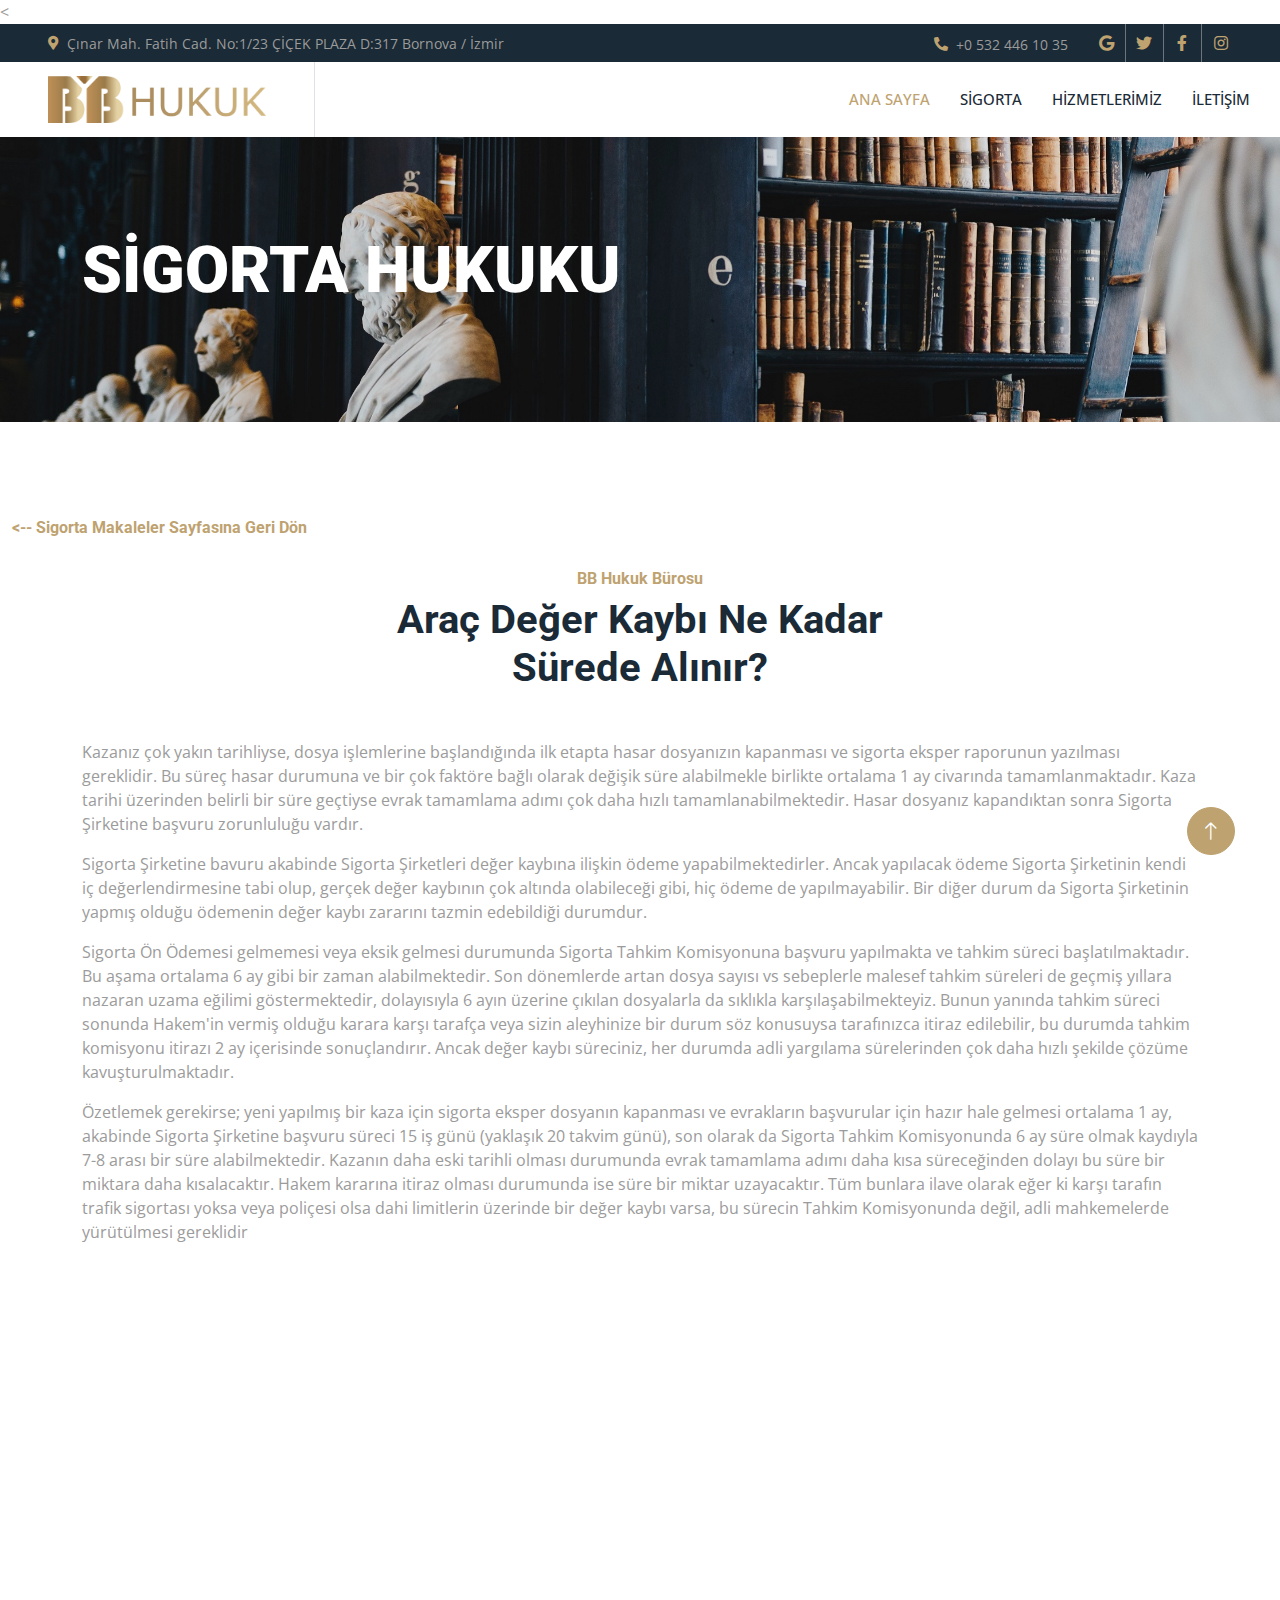
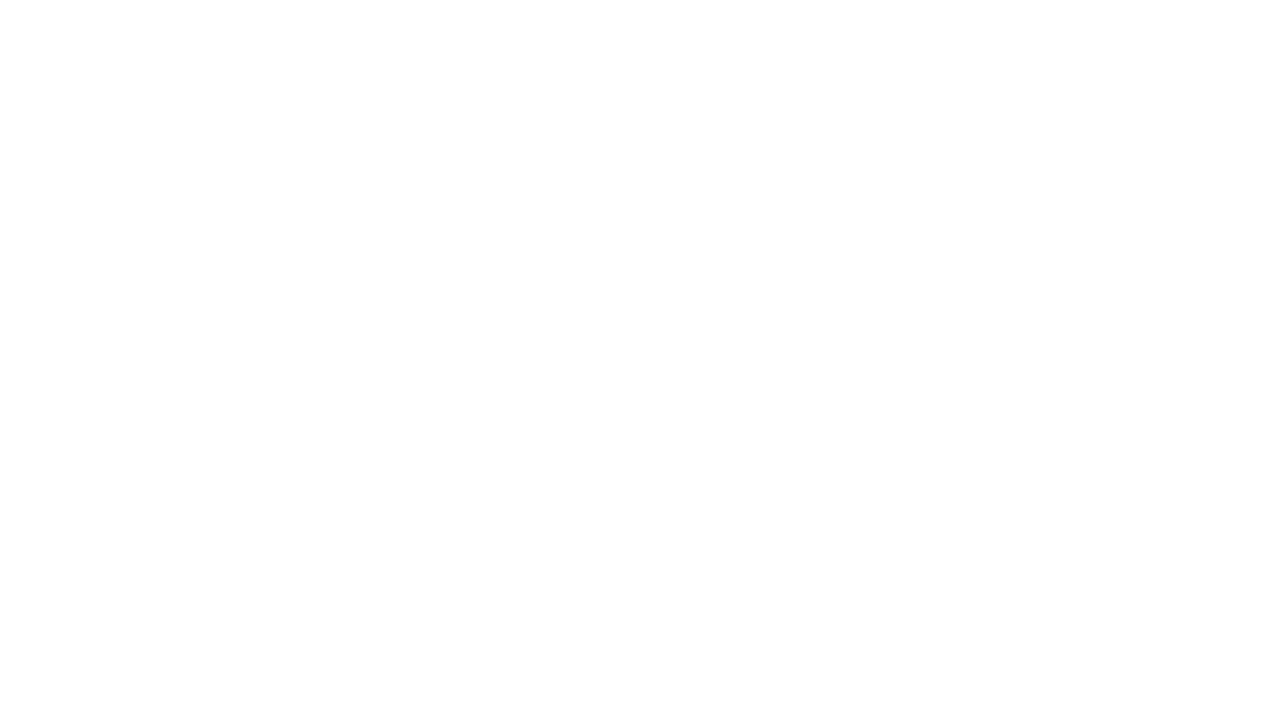
<file: arac-deger-kaybi-ne-kadar-surede-alinir.html>
<!DOCTYPE html>
<html lang="en">

<head>
    <meta charset="utf-8">
    <title>BB Hukuk - Değer Kaybı</title>
    <meta content="width=device-width, initial-scale=1.0" name="viewport">
    <meta name="keywords" content="Araç Değer Kaybı, Trafik Kazası, Yaralanma, Sürekli Sakatlık, Tazminat, Sigorta, Tahkim, Avukat, Hukuk, Burcu Benli Yörük, İzmir, BB Hukuk">
    <meta content="Sürekli Sakatlık Nedir? Sürekli Sakatlık Kapsamı ve Tazminatları..., " name="description">

    <!-- Favicon -->
    <link href="img/logoph.png" rel="shortcut icon">

    <!-- Google Web Fonts -->
    <link rel="preconnect" href="https://fonts.googleapis.com">
    <link rel="preconnect" href="https://fonts.gstatic.com" crossorigin>
    <link href="https://fonts.googleapis.com/css2?family=Open+Sans:wght@400;500&family=Roboto:wght@500;700;900&display=swap" rel="stylesheet">
<
    <!-- Icon Font Stylesheet -->
    <link href="https://cdnjs.cloudflare.com/ajax/libs/font-awesome/5.10.0/css/all.min.css" rel="stylesheet">
    <link href="https://cdn.jsdelivr.net/npm/bootstrap-icons@1.4.1/font/bootstrap-icons.css" rel="stylesheet">

    <!-- Libraries Stylesheet -->
    <link href="lib/animate/animate.min.css" rel="stylesheet">
    <link href="lib/owlcarousel/assets/owl.carousel.min.css" rel="stylesheet">
    <link href="lib/lightbox/css/lightbox.min.css" rel="stylesheet">

    <!-- Customized Bootstrap Stylesheet -->
    <link href="css/bootstrap.min.css" rel="stylesheet">

    <!-- Template Stylesheet -->
    <link href="css/style.css" rel="stylesheet">
</head>

<body>
<div id="spinner" class="show bg-white position-fixed translate-middle w-100 vh-100 top-50 start-50 d-flex align-items-center justify-content-center">
    <div class="spinner-border text-primary" style="width: 3rem; height: 3rem;" role="status">
        <span class="sr-only">Yükleniyor...</span>
    </div>
</div>
<!-- Spinner End -->
<!-- Topbar Start -->
<div class="container-fluid bg-dark p-0">
    <div class="row gx-0 d-none d-lg-flex">
        <div class="col-lg-7 px-5 text-start">
            <div class="h-100 d-inline-flex align-items-center me-4">
                <small class="fa fa-map-marker-alt text-primary me-2"></small>
                <small>Çınar Mah. Fatih Cad. No:1/23 ÇİÇEK PLAZA D:317 Bornova / İzmir</small>
            </div>
        </div>
        <div class="col-lg-5 px-5 text-end">
            <div class="h-100 d-inline-flex align-items-center me-4">
                <small class="fa fa-phone-alt text-primary me-2"></small>
                <small>+0 532 446 10 35</small>
            </div>
            <div class="h-100 d-inline-flex align-items-center mx-n2">
                <a class="btn btn-square btn-link rounded-0 border-0 border-end border-secondary" target="_blank" href="https://goo.gl/maps/a8WSSAHbhKA4A8iJ9"><i class="fab fa-google"></i></a>
                <a class="btn btn-square btn-link rounded-0 border-0 border-end border-secondary" target="_blank" href=""><i class="fab fa-twitter"></i></a>
                <a class="btn btn-square btn-link rounded-0 border-0 border-end border-secondary" target="_blank" href=""><i class="fab fa-facebook-f"></i></a>
                <a class="btn btn-square btn-link rounded-0" target="_blank" href=""><i class="fab fa-instagram"></i></a>
            </div>
        </div>
    </div>
</div>
<!-- Topbar End -->
<!-- Navbar Start -->
<nav class="navbar navbar-expand-lg bg-white navbar-light sticky-top p-0">
    <a href="index.html" class="navbar-brand d-flex align-items-center border-end px-4 px-lg-5">

        <img class="img-fluid" style="zoom:10%" src="img/brutlogo.png" alt="">

    </a>
    <button type="button" class="navbar-toggler me-4" data-bs-toggle="collapse" data-bs-target="#navbarCollapse">
        <span class="navbar-toggler-icon"></span>
    </button>
    <div class="collapse navbar-collapse" id="navbarCollapse">
        <div class="navbar-nav ms-auto p-4 p-lg-0">
            <a href="index.html" class="nav-item nav-link active">Ana Sayfa</a>
            <a href="sigorta.html" class="nav-item nav-link">SİGORTA</a>
            <a href="hizmetler.html" class="nav-item nav-link">HİZMETLERİMİZ</a>
            <a href="iletisim.html" class="nav-item nav-link">İLETİŞİM</a>
        </div>
    </div>
</nav>


    <!-- Page Header Start -->
    <div class="container-fluid page-header py-5 mb-5">
        <div class="container py-5">
            <h1 class="display-3 text-white mb-3 animated slideInDown">SİGORTA HUKUKU</h1>
            <nav aria-label="breadcrumb animated slideInDown">


            </nav>
        </div>
    </div>
    <!-- Page Header End -->



    <!-- Projects Start -->
    <div class="container-xxl py-5">
        <h6 class="text-primary"> <a href="sigorta.html#makaleler"> <-- Sigorta Makaleler Sayfasına Geri Dön</a></h6>
        <br>
        <div class="container">
            <div class="text-center mx-auto mb-5 wow fadeInUp" data-wow-delay="0.1s" style="max-width: 600px;">
                <h6 class="text-primary">BB Hukuk Bürosu</h6>
                <h1 class="mb-4">Araç Değer Kaybı Ne Kadar Sürede Alınır?</h1>
            </div>

            <div class="row g-4 portfolio-container wow fadeInUp" data-wow-delay="0.5s">
                <div class="col-10 col-lg-12 portfolio-item first">


                    <p>Kazanız çok yakın tarihliyse, dosya işlemlerine başlandığında ilk etapta hasar dosyanızın kapanması ve sigorta eksper raporunun yazılması gereklidir. Bu süreç hasar durumuna ve bir çok faktöre bağlı olarak değişik süre alabilmekle birlikte ortalama 1 ay civarında tamamlanmaktadır. Kaza tarihi üzerinden belirli bir süre geçtiyse evrak tamamlama adımı çok daha hızlı tamamlanabilmektedir. Hasar dosyanız kapandıktan sonra Sigorta Şirketine başvuru zorunluluğu vardır.</p>
                    <p>Sigorta Şirketine bavuru akabinde Sigorta Şirketleri değer kaybına ilişkin ödeme yapabilmektedirler. Ancak yapılacak ödeme Sigorta Şirketinin kendi iç değerlendirmesine tabi olup, gerçek değer kaybının çok altında olabileceği gibi, hiç ödeme de yapılmayabilir. Bir diğer durum da Sigorta Şirketinin yapmış olduğu ödemenin değer kaybı zararını tazmin edebildiği durumdur.</p>
                    <p>Sigorta Ön Ödemesi gelmemesi veya eksik gelmesi durumunda Sigorta Tahkim Komisyonuna başvuru yapılmakta ve tahkim süreci başlatılmaktadır. Bu aşama ortalama 6 ay gibi bir zaman alabilmektedir. Son dönemlerde artan dosya sayısı vs sebeplerle malesef tahkim süreleri de geçmiş yıllara nazaran uzama eğilimi göstermektedir, dolayısıyla 6 ayın üzerine çıkılan dosyalarla da sıklıkla karşılaşabilmekteyiz. Bunun yanında tahkim süreci sonunda Hakem'in vermiş olduğu karara karşı tarafça veya sizin aleyhinize bir durum söz konusuysa tarafınızca itiraz edilebilir, bu durumda tahkim komisyonu itirazı 2 ay içerisinde sonuçlandırır. Ancak değer kaybı süreciniz, her durumda adli yargılama sürelerinden çok daha hızlı şekilde çözüme kavuşturulmaktadır.</p>
                    <p>Özetlemek gerekirse; yeni yapılmış bir kaza için sigorta eksper dosyanın kapanması ve evrakların başvurular için hazır hale gelmesi ortalama 1 ay, akabinde Sigorta Şirketine başvuru süreci 15 iş günü (yaklaşık 20 takvim günü), son olarak da Sigorta Tahkim Komisyonunda 6 ay süre olmak kaydıyla 7-8 arası bir süre alabilmektedir. Kazanın daha eski tarihli olması durumunda evrak tamamlama adımı daha kısa süreceğinden dolayı bu süre bir miktara daha kısalacaktır. Hakem kararına itiraz olması durumunda ise süre bir miktar uzayacaktır. Tüm bunlara ilave olarak eğer ki karşı tarafın trafik sigortası yoksa veya poliçesi olsa dahi limitlerin üzerinde bir değer kaybı varsa, bu sürecin Tahkim Komisyonunda değil, adli mahkemelerde yürütülmesi gereklidir</p>
                </div>

            </div>
            <br><br><br>
            <div id="hakk" class="container-fluid bg-light wow fadeInUp my-5 px-lg-0" data-wow-delay="0.5s">
                <div class="container about px-lg-0">
                    <div class="row g-0 mx-lg-0">

                        <div class="col-lg-6 about-text py-1 wow fadeIn" data-wow-delay="0.5s">
                            <div class="p-lg-5 pe-lg-0">
                                <p class="text-primary mb-1 font-weight-bold" > <a href="sigorta.html"> Araç Değer Kaybı Nedir? Nasıl Alınır?</a></p>
                                <p class="text-primary mb-1 font-weight-bold"> <a href="sigorta.html"> Araç Değer Kaybı Nedir? Nasıl Alınır?</a></p>
                                <p class="text-primary mb-1 font-weight-bold"> <a href="sigorta.html"> Araç Değer Kaybı Nedir? Nasıl Alınır?</a></p>
                                <p class="text-primary mb-1 font-weight-bold"> <a href="sigorta.html"> Araç Değer Kaybı Nedir? Nasıl Alınır?</a></p>
                                <p class="text-primary mb-1"> <a href="sigorta.html"> Araç Değer Kaybı Nedir? Nasıl Alınır?</a></p>
                                <p class="text-primary mb-1"> <a href="sigorta.html"> Araç Değer Kaybı Nedir? Nasıl Alınır?</a></p>



                            </div>
                        </div>
                    </div>
                </div>
            </div>












        </div>
    </div>
    <!-- Projects End -->





    <!-- Footer Start -->
<div class="container-fluid bg-dark text-body footer mt-5 pt-5 wow fadeIn" data-wow-delay="0.1s">
    <div class="container py-5">
        <div class="container py-5">
            <div class="row g-5">
                <div class="col-lg-3 col-md-6">
                    <h5 class="text-white mb-4">Adres</h5>
                    <p class="mb-2"><i class="fa fa-map-marker-alt me-3"></i>Çınar Mah. Fatih Cad. No:1/23 Çiçek Plaza Kat:3 Daire:317 Bornova/İZMİR</p>
                    <p class="mb-2"><i class="fa fa-phone-alt me-3"></i>+532 446 10 35</p>
                    <p class="mb-2"><i class="fa fa-envelope me-3"></i>bbhukukizmir@gmail.com</p>
                    <div class="d-flex pt-2">
                        <a class="btn btn-square btn-outline-light btn-social" href=""><i class="fab fa-twitter"></i></a>
                        <a class="btn btn-square btn-outline-light btn-social" href=""><i class="fab fa-facebook-f"></i></a>
                        <a class="btn btn-square btn-outline-light btn-social" href=""><i class="fab fa-youtube"></i></a>
                        <a class="btn btn-square btn-outline-light btn-social" href=""><i class="fab fa-linkedin-in"></i></a>
                    </div>
                </div>
                <div class="col-lg-3 col-md-6">
                    <h5 class="text-white mb-4">Hızlı Linkler</h5>
                    <a class="btn btn-link" href="sigorta.html">Sigorta</a>
                    <a class="btn btn-link" href="hizmetler.html">Hizmetlerimiz</a>
                    <a class="btn btn-link" href="iletisim.html">İletişim</a>
                    <a class="btn btn-link" target="_blank" href="http://ec2-52-91-199-170.compute-1.amazonaws.com:8081/faces/template.xhtml">Kullanıcı Sistemi</a>

                </div>

            </div>
        </div>
        <div class="container">
            <div class="copyright">
                <div class="row">
                    <div class="col-md-6 text-center text-md-start mb-3 mb-md-0">
                        &copy; <a href="#">BB Hukuk Bürosu</a>, All Right Reserved.
                    </div>
                    <div style="zoom:50%" class="col-md-6 text-center text-md-end">
                        <!--/*** This template is free as long as you keep the footer author’s credit link/attribution link/backlink. If you'd like to use the template without the footer author’s credit link/attribution link/backlink, you can purchase the Credit Removal License from "https://htmlcodex.com/credit-removal". Thank you for your support. ***/-->
                        Designed By <a href="https://htmlcodex.com">HTML Codex</a>
                        <br>Distributed By: <a href="https://themewagon.com" target="_blank">ThemeWagon</a>
                    </div>
                </div>
            </div>
        </div>
    </div>
</div>
    <!-- Footer End -->


    <!-- Back to Top -->
    <a href="#" class="btn btn-lg btn-primary btn-lg-square rounded-circle back-to-top"><i class="bi bi-arrow-up"></i></a>


    <!-- JavaScript Libraries -->
    <script src="https://code.jquery.com/jquery-3.4.1.min.js"></script>
    <script src="https://cdn.jsdelivr.net/npm/bootstrap@5.0.0/dist/js/bootstrap.bundle.min.js"></script>
    <script src="lib/wow/wow.min.js"></script>
    <script src="lib/easing/easing.min.js"></script>
    <script src="lib/waypoints/waypoints.min.js"></script>
    <script src="lib/counterup/counterup.min.js"></script>
    <script src="lib/owlcarousel/owl.carousel.min.js"></script>
    <script src="lib/isotope/isotope.pkgd.min.js"></script>
    <script src="lib/lightbox/js/lightbox.min.js"></script>

    <!-- Template Javascript -->
    <script src="js/main.js"></script>
</body>

</html>
</file>
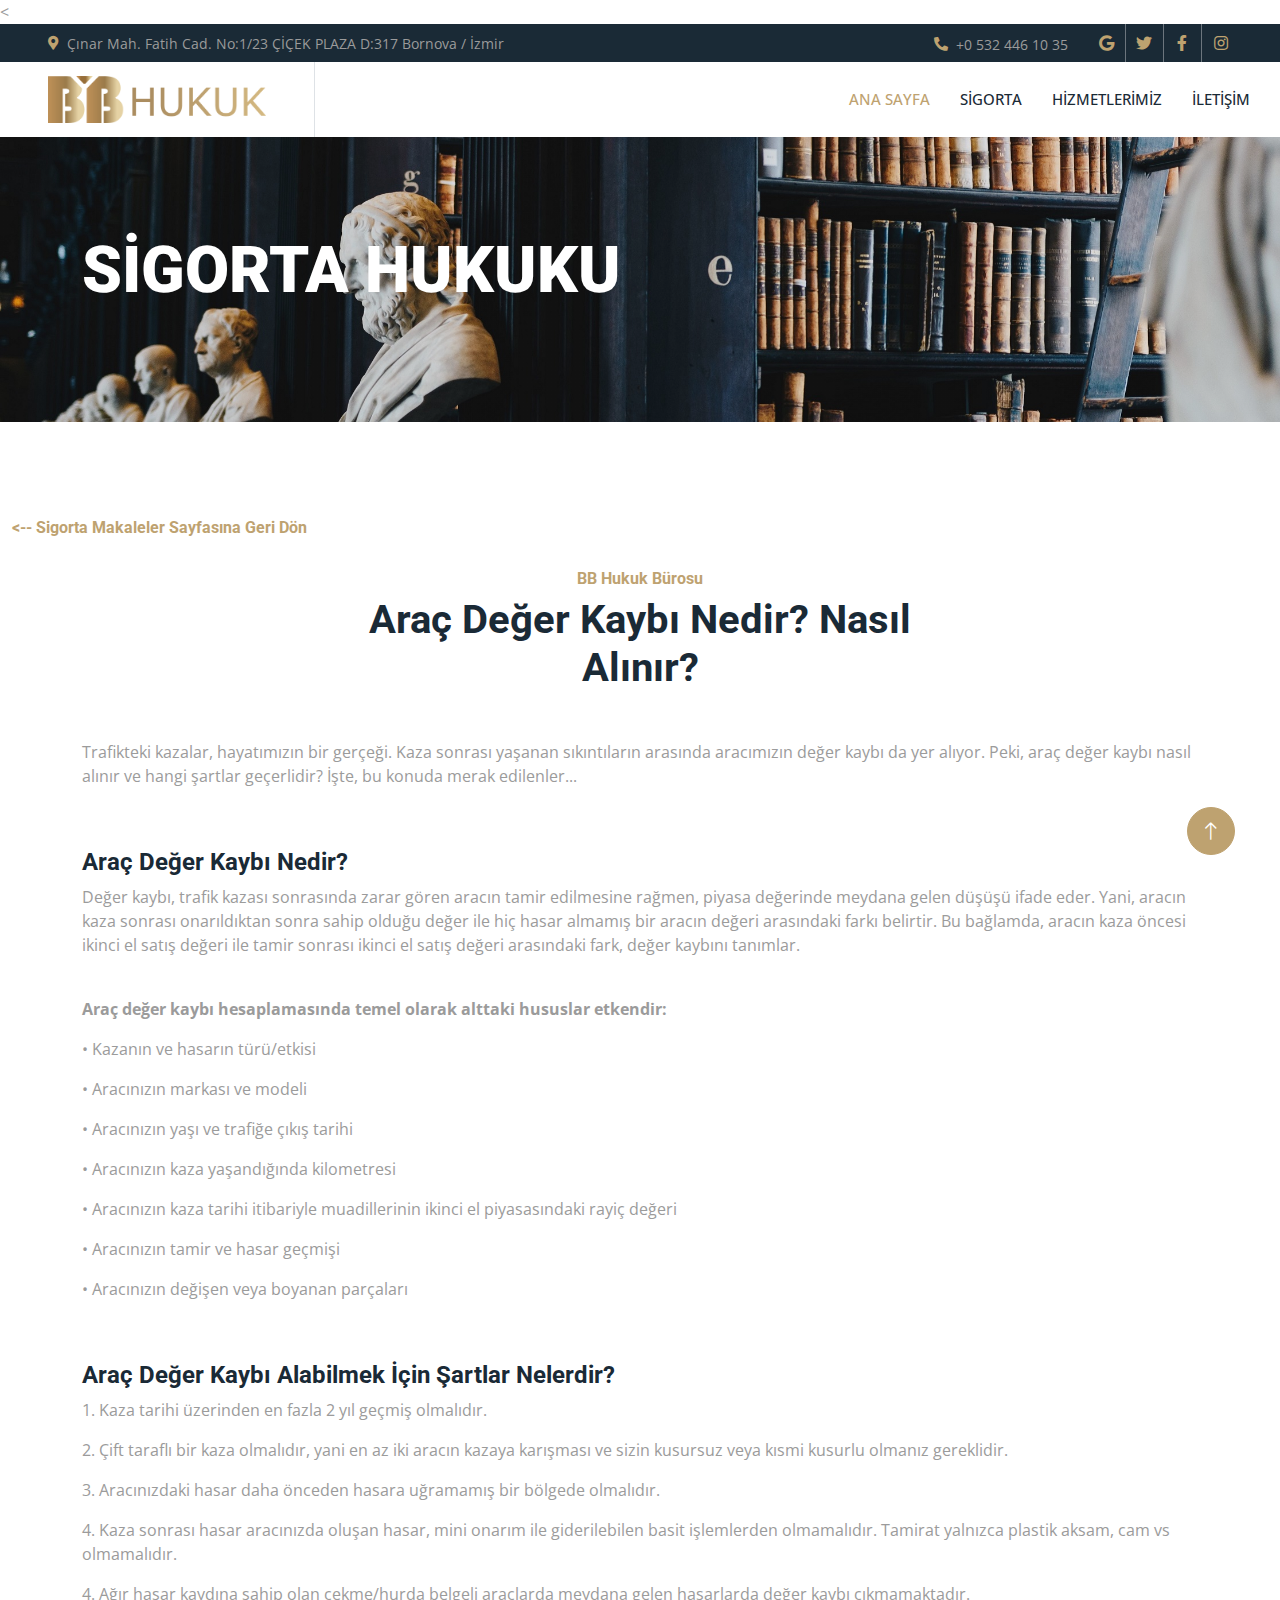
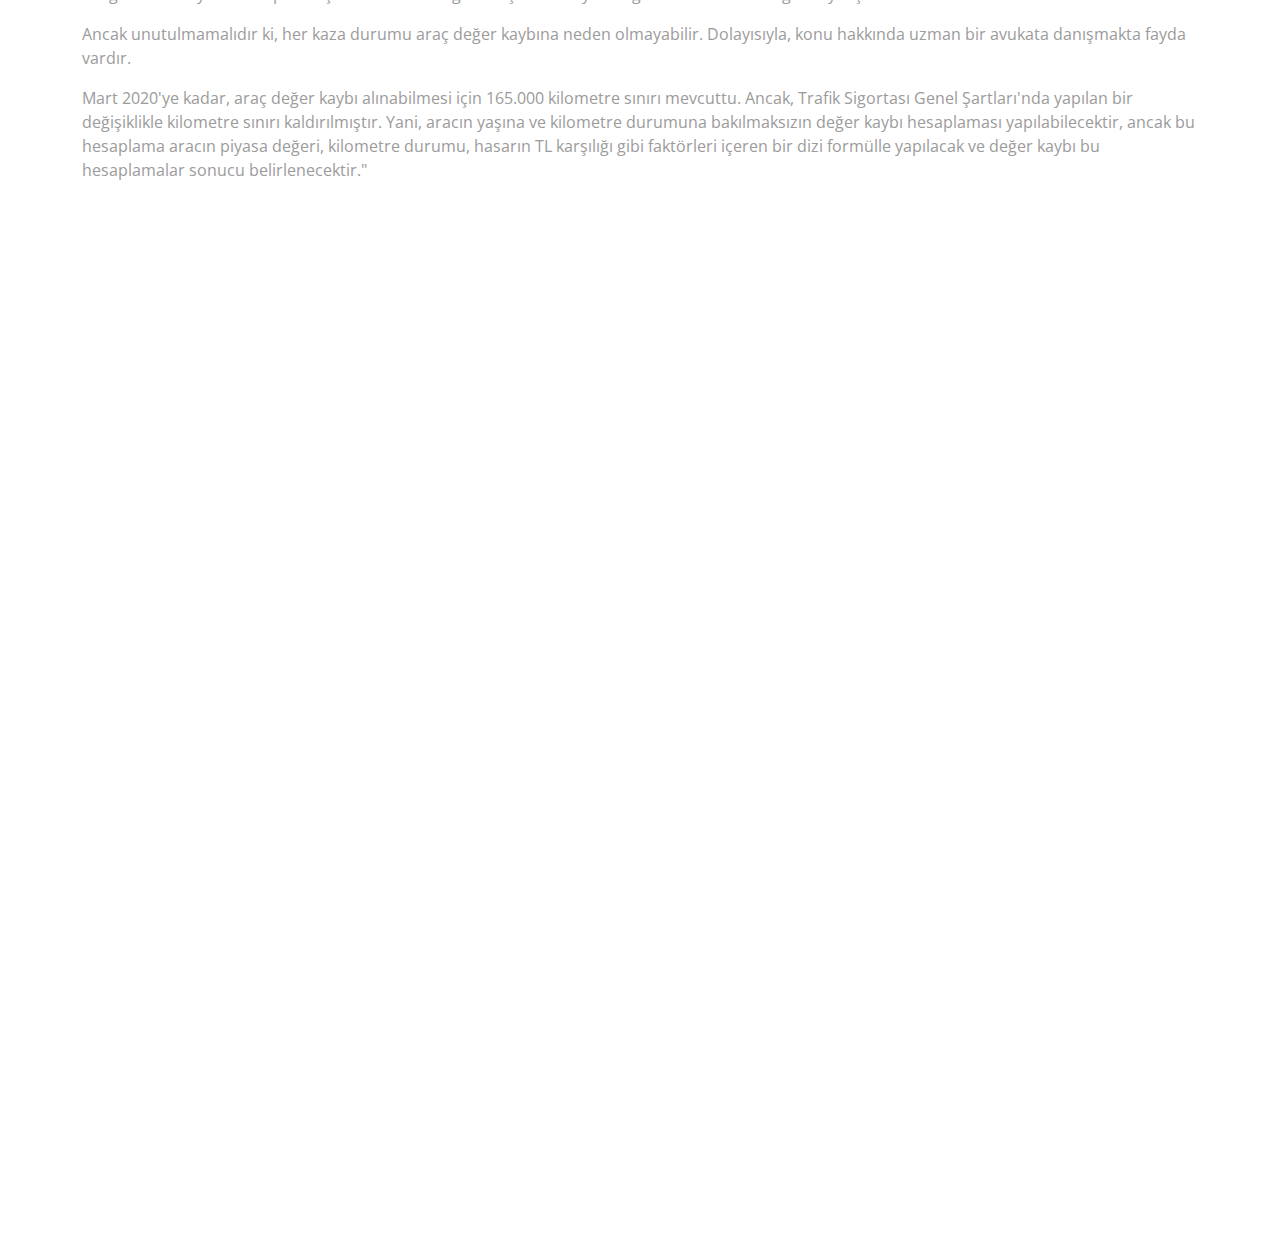
<file: arac-deger-kaybi-nedir-nasil-alinir.html>
<!DOCTYPE html>
<html lang="en">

<head>
    <meta charset="utf-8">
    <title>BB Hukuk - Değer Kaybı</title>
    <meta content="width=device-width, initial-scale=1.0" name="viewport">
    <meta name="keywords" content="Araç Değer Kaybı, Trafik Kazası, Yaralanma, Sürekli Sakatlık, Tazminat, Sigorta, Tahkim, Avukat, Hukuk, Burcu Benli Yörük, İzmir, BB Hukuk">
    <meta content="Sürekli Sakatlık Nedir? Sürekli Sakatlık Kapsamı ve Tazminatları..., " name="description">

    <!-- Favicon -->
    <link href="img/logoph.png" rel="shortcut icon">

    <!-- Google Web Fonts -->
    <link rel="preconnect" href="https://fonts.googleapis.com">
    <link rel="preconnect" href="https://fonts.gstatic.com" crossorigin>
    <link href="https://fonts.googleapis.com/css2?family=Open+Sans:wght@400;500&family=Roboto:wght@500;700;900&display=swap" rel="stylesheet">
<
    <!-- Icon Font Stylesheet -->
    <link href="https://cdnjs.cloudflare.com/ajax/libs/font-awesome/5.10.0/css/all.min.css" rel="stylesheet">
    <link href="https://cdn.jsdelivr.net/npm/bootstrap-icons@1.4.1/font/bootstrap-icons.css" rel="stylesheet">

    <!-- Libraries Stylesheet -->
    <link href="lib/animate/animate.min.css" rel="stylesheet">
    <link href="lib/owlcarousel/assets/owl.carousel.min.css" rel="stylesheet">
    <link href="lib/lightbox/css/lightbox.min.css" rel="stylesheet">

    <!-- Customized Bootstrap Stylesheet -->
    <link href="css/bootstrap.min.css" rel="stylesheet">

    <!-- Template Stylesheet -->
    <link href="css/style.css" rel="stylesheet">
</head>

<body>
<div id="spinner" class="show bg-white position-fixed translate-middle w-100 vh-100 top-50 start-50 d-flex align-items-center justify-content-center">
    <div class="spinner-border text-primary" style="width: 3rem; height: 3rem;" role="status">
        <span class="sr-only">Yükleniyor...</span>
    </div>
</div>
<!-- Spinner End -->
<!-- Topbar Start -->
<div class="container-fluid bg-dark p-0">
    <div class="row gx-0 d-none d-lg-flex">
        <div class="col-lg-7 px-5 text-start">
            <div class="h-100 d-inline-flex align-items-center me-4">
                <small class="fa fa-map-marker-alt text-primary me-2"></small>
                <small>Çınar Mah. Fatih Cad. No:1/23 ÇİÇEK PLAZA D:317 Bornova / İzmir</small>
            </div>
        </div>
        <div class="col-lg-5 px-5 text-end">
            <div class="h-100 d-inline-flex align-items-center me-4">
                <small class="fa fa-phone-alt text-primary me-2"></small>
                <small>+0 532 446 10 35</small>
            </div>
            <div class="h-100 d-inline-flex align-items-center mx-n2">
                <a class="btn btn-square btn-link rounded-0 border-0 border-end border-secondary" target="_blank" href="https://goo.gl/maps/a8WSSAHbhKA4A8iJ9"><i class="fab fa-google"></i></a>
                <a class="btn btn-square btn-link rounded-0 border-0 border-end border-secondary" target="_blank" href=""><i class="fab fa-twitter"></i></a>
                <a class="btn btn-square btn-link rounded-0 border-0 border-end border-secondary" target="_blank" href=""><i class="fab fa-facebook-f"></i></a>
                <a class="btn btn-square btn-link rounded-0" target="_blank" href=""><i class="fab fa-instagram"></i></a>
            </div>
        </div>
    </div>
</div>
<!-- Topbar End -->
<!-- Navbar Start -->
<nav class="navbar navbar-expand-lg bg-white navbar-light sticky-top p-0">
    <a href="index.html" class="navbar-brand d-flex align-items-center border-end px-4 px-lg-5">

        <img class="img-fluid" style="zoom:10%" src="img/brutlogo.png" alt="">

    </a>
    <button type="button" class="navbar-toggler me-4" data-bs-toggle="collapse" data-bs-target="#navbarCollapse">
        <span class="navbar-toggler-icon"></span>
    </button>
    <div class="collapse navbar-collapse" id="navbarCollapse">
        <div class="navbar-nav ms-auto p-4 p-lg-0">
            <a href="index.html" class="nav-item nav-link active">Ana Sayfa</a>
            <a href="sigorta.html" class="nav-item nav-link">SİGORTA</a>
            <a href="hizmetler.html" class="nav-item nav-link">HİZMETLERİMİZ</a>
            <a href="iletisim.html" class="nav-item nav-link">İLETİŞİM</a>
        </div>
    </div>
</nav>


    <!-- Page Header Start -->
    <div class="container-fluid page-header py-5 mb-5">
        <div class="container py-5">
            <h1 class="display-3 text-white mb-3 animated slideInDown">SİGORTA HUKUKU</h1>
            <nav aria-label="breadcrumb animated slideInDown">


            </nav>
        </div>
    </div>
    <!-- Page Header End -->



    <!-- Projects Start -->
    <div class="container-xxl py-5">
        <h6 class="text-primary"> <a href="sigorta.html#makaleler"> <-- Sigorta Makaleler Sayfasına Geri Dön</a></h6>
        <br>
        <div class="container">
            <div class="text-center mx-auto mb-5 wow fadeInUp" data-wow-delay="0.1s" style="max-width: 600px;">
                <h6 class="text-primary">BB Hukuk Bürosu</h6>
                <h1 class="mb-4">Araç Değer Kaybı Nedir? Nasıl Alınır?</h1>
            </div>

            <div class="row g-4 portfolio-container wow fadeInUp" data-wow-delay="0.5s">
                <div class="col-10 col-lg-12 portfolio-item first">

                    <p>Trafikteki kazalar, hayatımızın bir gerçeği. Kaza sonrası yaşanan sıkıntıların arasında aracımızın değer kaybı da yer alıyor. Peki, araç değer kaybı nasıl alınır ve hangi şartlar geçerlidir? İşte, bu konuda merak edilenler...</p>

                    <br>
                    <h4 style="margin-top:20px !important">Araç Değer Kaybı Nedir?</h4>
                    <p>Değer kaybı, trafik kazası sonrasında zarar gören aracın tamir edilmesine rağmen, piyasa değerinde meydana gelen düşüşü ifade eder. Yani, aracın kaza sonrası onarıldıktan sonra sahip olduğu değer ile hiç hasar almamış bir aracın değeri arasındaki farkı belirtir. Bu bağlamda, aracın kaza öncesi ikinci el satış değeri ile tamir sonrası ikinci el satış değeri arasındaki fark, değer kaybını tanımlar.</p>
                    <br>
                    <p><strong> Araç değer kaybı hesaplamasında temel olarak alttaki hususlar etkendir:</strong></p>
                    <p>•	Kazanın ve hasarın türü/etkisi</p>
                    <p>•	Aracınızın markası ve modeli</p>
                    <p>•	Aracınızın yaşı ve trafiğe çıkış tarihi</p>
                    <p>•	Aracınızın kaza yaşandığında kilometresi</p>
                    <p>•	Aracınızın kaza tarihi itibariyle muadillerinin ikinci el piyasasındaki rayiç değeri</p>
                    <p>•	Aracınızın tamir ve hasar geçmişi</p>
                    <p>•	Aracınızın değişen veya boyanan parçaları</p>
                    <br>
                    <h4 style="margin-top:20px !important">Araç Değer Kaybı Alabilmek İçin Şartlar Nelerdir?</h4>
                    <p>1.	Kaza tarihi üzerinden en fazla 2 yıl geçmiş olmalıdır.</p>
                    <p>2.	Çift taraflı bir kaza olmalıdır, yani en az iki aracın kazaya karışması ve sizin kusursuz veya kısmi kusurlu olmanız gereklidir.</p>
                    <p>3.	Aracınızdaki hasar daha önceden hasara uğramamış bir bölgede olmalıdır.</p>
                    <p>4.	Kaza sonrası hasar aracınızda oluşan hasar, mini onarım ile giderilebilen basit işlemlerden olmamalıdır. Tamirat yalnızca plastik aksam, cam vs olmamalıdır.</p>
                    <p>4.	Ağır hasar kaydına sahip olan çekme/hurda belgeli araçlarda meydana gelen hasarlarda değer kaybı çıkmamaktadır.</p>

                    <p>Ancak unutulmamalıdır ki, her kaza durumu araç değer kaybına neden olmayabilir. Dolayısıyla, konu hakkında uzman bir avukata danışmakta fayda vardır.</p>
                    <p>Mart 2020'ye kadar, araç değer kaybı alınabilmesi için 165.000 kilometre sınırı mevcuttu. Ancak, Trafik Sigortası Genel Şartları'nda yapılan bir değişiklikle kilometre sınırı kaldırılmıştır. Yani, aracın yaşına ve kilometre durumuna bakılmaksızın değer kaybı hesaplaması yapılabilecektir, ancak bu hesaplama aracın piyasa değeri, kilometre durumu, hasarın TL karşılığı gibi faktörleri içeren bir dizi formülle yapılacak ve değer kaybı bu hesaplamalar sonucu belirlenecektir."</p>
                    <p></p>
                    <p></p>
                    <p></p>


                </div>

            </div>
            <br><br><br>
            <div id="hakk" class="container-fluid bg-light wow fadeInUp my-5 px-lg-0" data-wow-delay="0.5s">
                <div class="container about px-lg-0">
                    <div class="row g-0 mx-lg-0">

                        <div class="col-lg-6 about-text py-1 wow fadeIn" data-wow-delay="0.5s">
                            <div class="p-lg-5 pe-lg-0">
                                <p class="text-primary mb-1 font-weight-bold" > <a href="sigorta.html"> Araç Değer Kaybı Nedir? Nasıl Alınır?</a></p>
                                <p class="text-primary mb-1 font-weight-bold"> <a href="sigorta.html"> Araç Değer Kaybı Nedir? Nasıl Alınır?</a></p>
                                <p class="text-primary mb-1 font-weight-bold"> <a href="sigorta.html"> Araç Değer Kaybı Nedir? Nasıl Alınır?</a></p>
                                <p class="text-primary mb-1 font-weight-bold"> <a href="sigorta.html"> Araç Değer Kaybı Nedir? Nasıl Alınır?</a></p>
                                <p class="text-primary mb-1"> <a href="sigorta.html"> Araç Değer Kaybı Nedir? Nasıl Alınır?</a></p>
                                <p class="text-primary mb-1"> <a href="sigorta.html"> Araç Değer Kaybı Nedir? Nasıl Alınır?</a></p>



                            </div>
                        </div>
                    </div>
                </div>
            </div>












        </div>
    </div>
    <!-- Projects End -->





    <!-- Footer Start -->
<div class="container-fluid bg-dark text-body footer mt-5 pt-5 wow fadeIn" data-wow-delay="0.1s">
    <div class="container py-5">
        <div class="container py-5">
            <div class="row g-5">
                <div class="col-lg-3 col-md-6">
                    <h5 class="text-white mb-4">Adres</h5>
                    <p class="mb-2"><i class="fa fa-map-marker-alt me-3"></i>Çınar Mah. Fatih Cad. No:1/23 Çiçek Plaza Kat:3 Daire:317 Bornova/İZMİR</p>
                    <p class="mb-2"><i class="fa fa-phone-alt me-3"></i>+532 446 10 35</p>
                    <p class="mb-2"><i class="fa fa-envelope me-3"></i>bbhukukizmir@gmail.com</p>
                    <div class="d-flex pt-2">
                        <a class="btn btn-square btn-outline-light btn-social" href=""><i class="fab fa-twitter"></i></a>
                        <a class="btn btn-square btn-outline-light btn-social" href=""><i class="fab fa-facebook-f"></i></a>
                        <a class="btn btn-square btn-outline-light btn-social" href=""><i class="fab fa-youtube"></i></a>
                        <a class="btn btn-square btn-outline-light btn-social" href=""><i class="fab fa-linkedin-in"></i></a>
                    </div>
                </div>
                <div class="col-lg-3 col-md-6">
                    <h5 class="text-white mb-4">Hızlı Linkler</h5>
                    <a class="btn btn-link" href="sigorta.html">Sigorta</a>
                    <a class="btn btn-link" href="hizmetler.html">Hizmetlerimiz</a>
                    <a class="btn btn-link" href="iletisim.html">İletişim</a>
                    <a class="btn btn-link" target="_blank" href="http://ec2-52-91-199-170.compute-1.amazonaws.com:8081/faces/template.xhtml">Kullanıcı Sistemi</a>

                </div>

            </div>
        </div>
        <div class="container">
            <div class="copyright">
                <div class="row">
                    <div class="col-md-6 text-center text-md-start mb-3 mb-md-0">
                        &copy; <a href="#">BB Hukuk Bürosu</a>, All Right Reserved.
                    </div>
                    <div style="zoom:50%" class="col-md-6 text-center text-md-end">
                        <!--/*** This template is free as long as you keep the footer author’s credit link/attribution link/backlink. If you'd like to use the template without the footer author’s credit link/attribution link/backlink, you can purchase the Credit Removal License from "https://htmlcodex.com/credit-removal". Thank you for your support. ***/-->
                        Designed By <a href="https://htmlcodex.com">HTML Codex</a>
                        <br>Distributed By: <a href="https://themewagon.com" target="_blank">ThemeWagon</a>
                    </div>
                </div>
            </div>
        </div>
    </div>
</div>
    <!-- Footer End -->


    <!-- Back to Top -->
    <a href="#" class="btn btn-lg btn-primary btn-lg-square rounded-circle back-to-top"><i class="bi bi-arrow-up"></i></a>


    <!-- JavaScript Libraries -->
    <script src="https://code.jquery.com/jquery-3.4.1.min.js"></script>
    <script src="https://cdn.jsdelivr.net/npm/bootstrap@5.0.0/dist/js/bootstrap.bundle.min.js"></script>
    <script src="lib/wow/wow.min.js"></script>
    <script src="lib/easing/easing.min.js"></script>
    <script src="lib/waypoints/waypoints.min.js"></script>
    <script src="lib/counterup/counterup.min.js"></script>
    <script src="lib/owlcarousel/owl.carousel.min.js"></script>
    <script src="lib/isotope/isotope.pkgd.min.js"></script>
    <script src="lib/lightbox/js/lightbox.min.js"></script>

    <!-- Template Javascript -->
    <script src="js/main.js"></script>
</body>

</html>
</file>
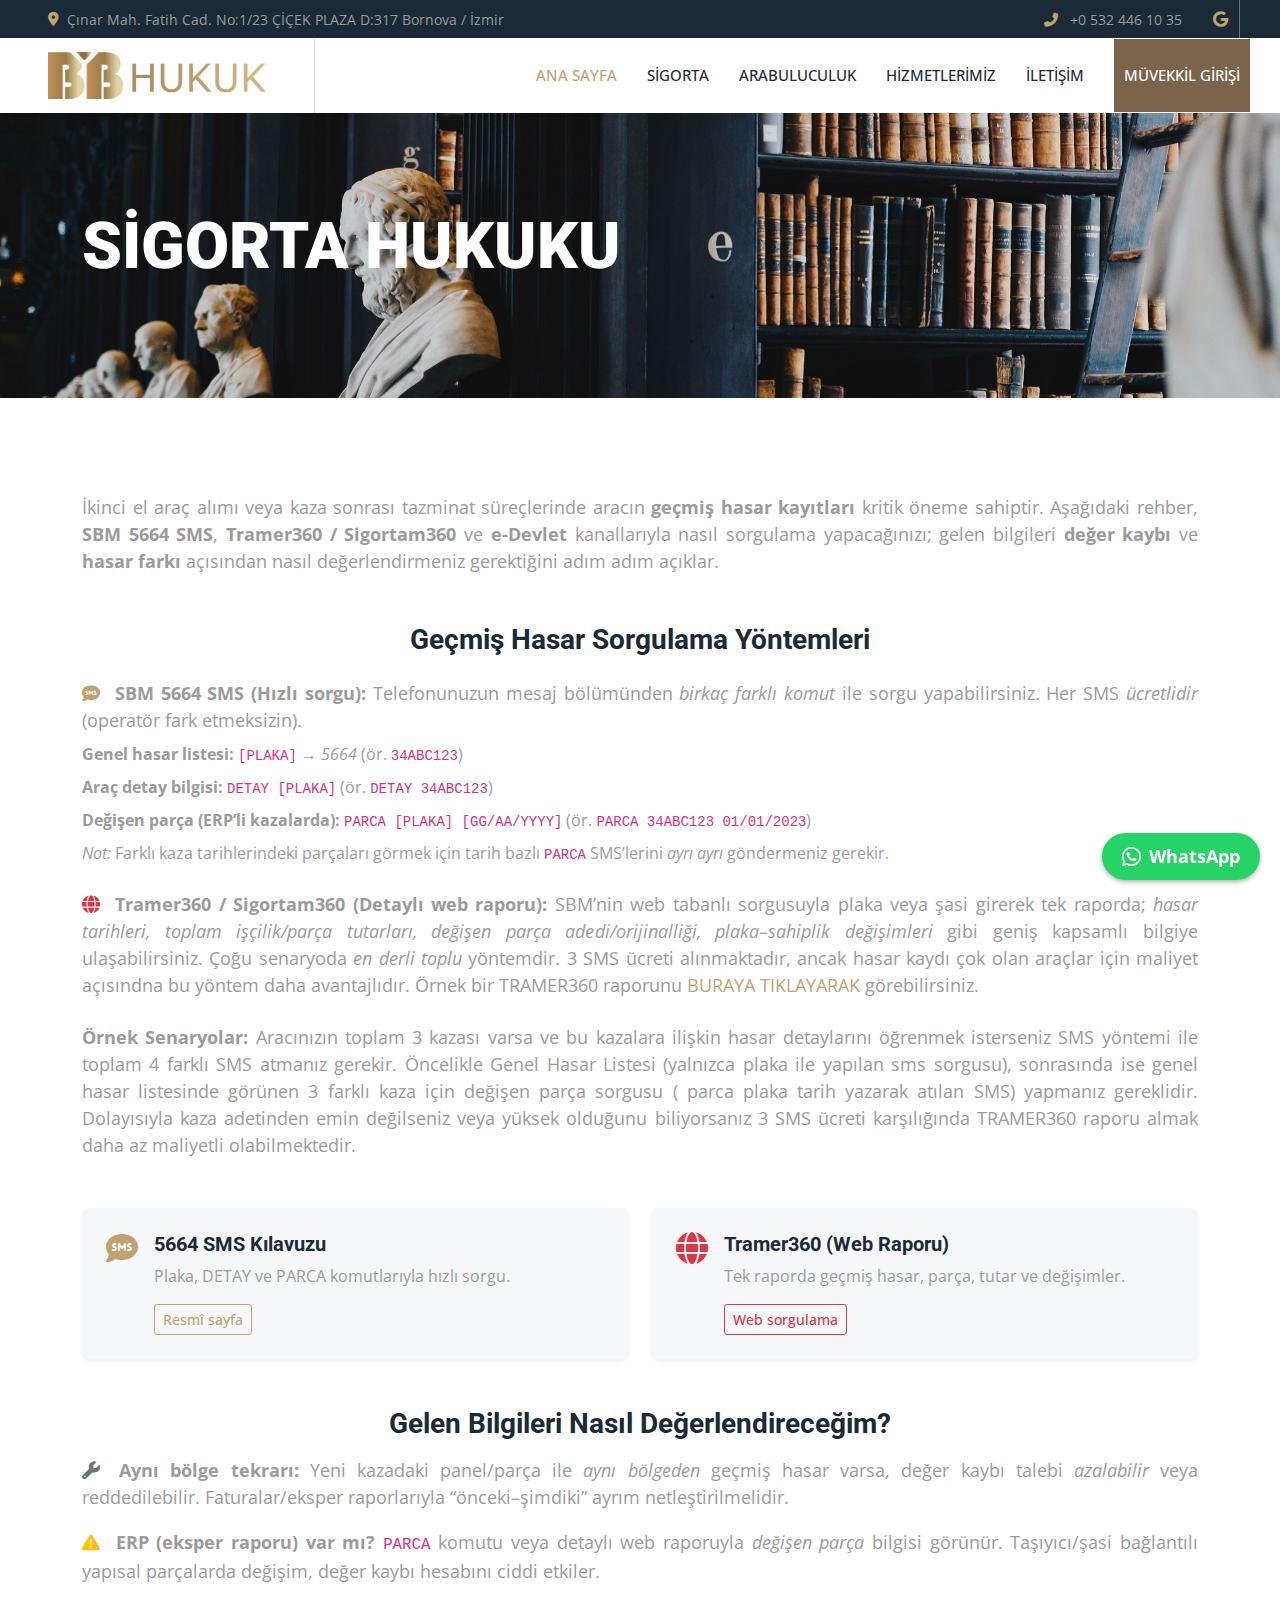
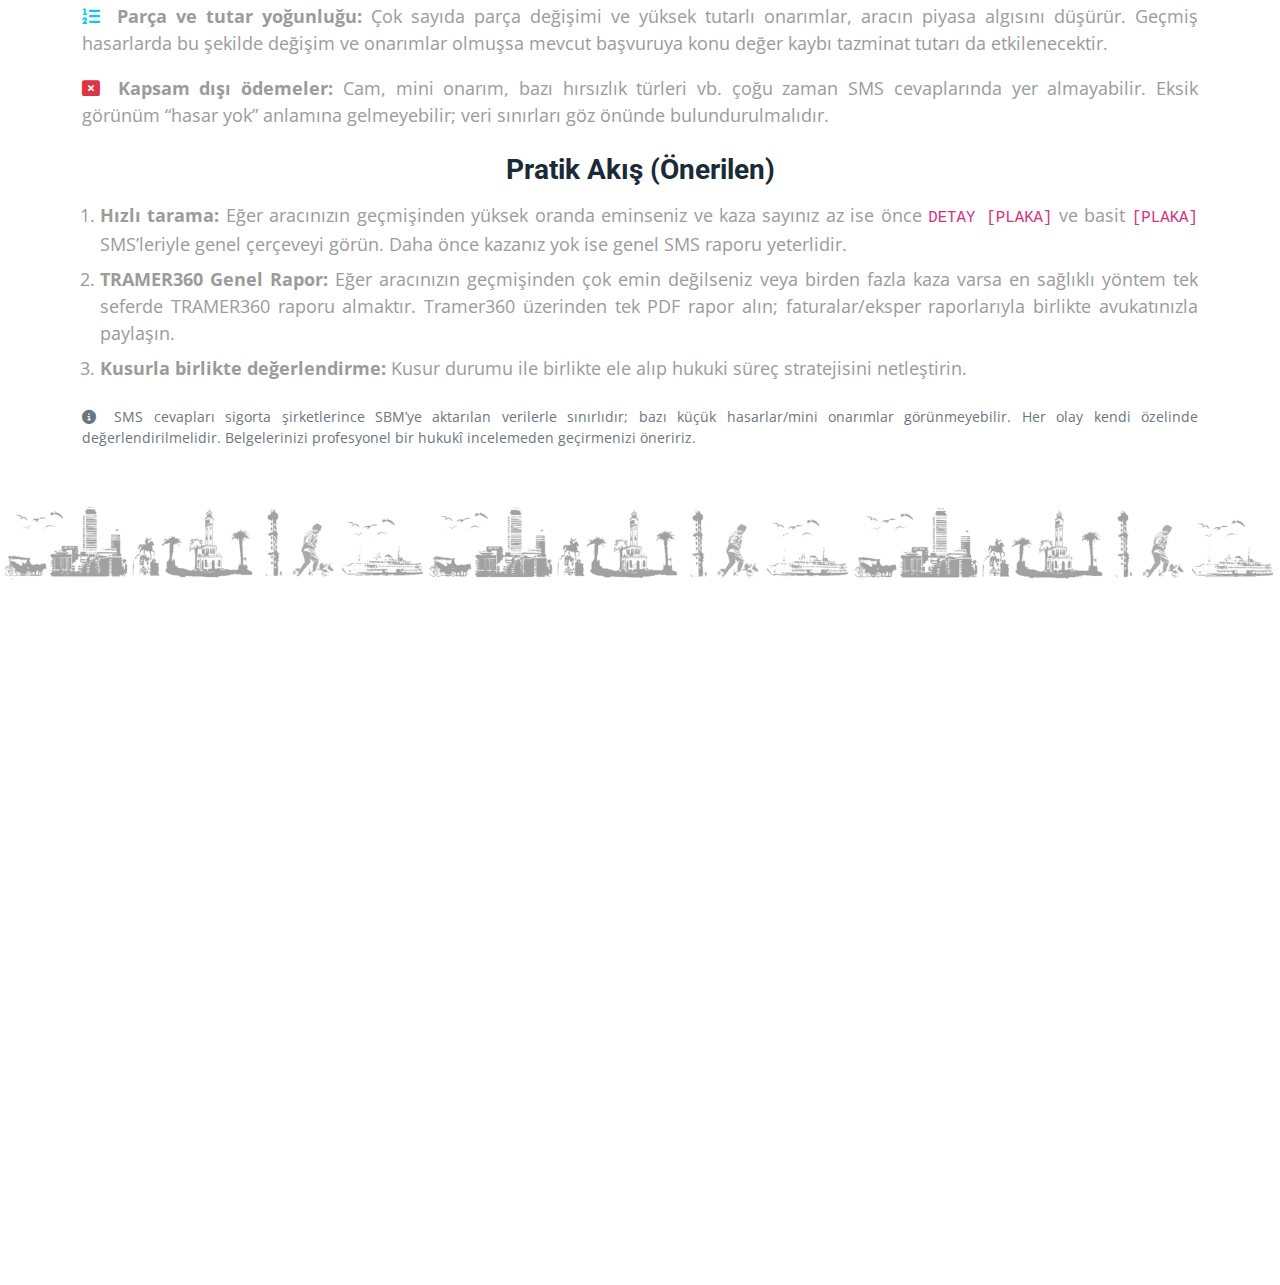
<file: gecmishasar.html>
<!DOCTYPE html>
<html lang="en">

<head>
    <meta charset="utf-8">
    <title>BB Hukuk - Sigorta</title>
    <meta content="width=device-width, initial-scale=1.0" name="viewport">
    <meta name="keywords" content="Araç Değer Kaybı, Hasar, Değer, Kasko, Trafik, Tazminat, Sigorta, Tahkim, Avukat, Hukuk, Burcu Benli Yörük, İzmir, BB Hukuk">
    <meta content="Araç Değer Kaybı Tazmini, Hasar ve Kaza Sonrası Tazminatlar, Trafik Kazası" name="description">

    <!-- Favicon -->
    <link href="img/logoph.png" rel="shortcut icon">

    <!-- Google Web Fonts -->
    <link rel="preconnect" href="https://fonts.googleapis.com">
    <link rel="preconnect" href="https://fonts.gstatic.com" crossorigin>
    <link href="https://fonts.googleapis.com/css2?family=Open+Sans:wght@400;500&family=Roboto:wght@500;700;900&display=swap" rel="stylesheet">

    <!-- Icon Font Stylesheet -->
    <link href="https://cdnjs.cloudflare.com/ajax/libs/font-awesome/5.10.0/css/all.min.css" rel="stylesheet">
    <link href="https://cdn.jsdelivr.net/npm/bootstrap-icons@1.4.1/font/bootstrap-icons.css" rel="stylesheet">

    <!-- Libraries Stylesheet -->
    <link href="lib/animate/animate.min.css" rel="stylesheet">
    <link href="lib/owlcarousel/assets/owl.carousel.min.css" rel="stylesheet">
    <link href="lib/lightbox/css/lightbox.min.css" rel="stylesheet">

    <!-- Customized Bootstrap Stylesheet -->
    <link href="css/bootstrap.min.css" rel="stylesheet">

    <!-- Template Stylesheet -->
    <link href="css/style.css" rel="stylesheet">
</head>

<body>
<div id="spinner" class="show bg-white position-fixed translate-middle w-100 vh-100 top-50 start-50 d-flex align-items-center justify-content-center">
    <div class="spinner-border text-primary" style="width: 3rem; height: 3rem;" role="status">
        <span class="sr-only">Yükleniyor...</span>
    </div>
</div>
<!-- Spinner End -->
<!-- Topbar Start -->
<div class="container-fluid bg-dark p-0">
    <div class="row gx-0 d-none d-lg-flex">
        <div class="col-lg-7 px-5 text-start">
            <div class="h-100 d-inline-flex align-items-center me-4">
                <small class="fa fa-map-marker-alt text-primary me-2"></small>
                <small>Çınar Mah. Fatih Cad. No:1/23 ÇİÇEK PLAZA D:317 Bornova / İzmir</small>
            </div>
        </div>
        <div class="col-lg-5 px-5 text-end">
            <div class="h-100 d-inline-flex align-items-center me-4"> <a href="tel:+905324461035" style="color: inherit; text-decoration: none;">
                <small class="fa fa-phone-alt text-primary me-2"></small>
                <small>+0 532 446 10 35</small></a>
            </div>
            <div class="h-100 d-inline-flex align-items-center mx-n2">
                <a class="btn btn-square btn-link rounded-0 border-0 border-end border-secondary" target="_blank" href="https://goo.gl/maps/a8WSSAHbhKA4A8iJ9"><i class="fab fa-google"></i></a>
                <!--     <a class="btn btn-square btn-link rounded-0 border-0 border-end border-secondary" target="_blank" href=""><i class="fab fa-twitter"></i></a>
                    <a class="btn btn-square btn-link rounded-0 border-0 border-end border-secondary" target="_blank" href=""><i class="fab fa-facebook-f"></i></a>
                    <a class="btn btn-square btn-link rounded-0" target="_blank" href=""><i class="fab fa-instagram"></i></a> -->
            </div>
        </div>
    </div>
</div>
<!-- Topbar End -->
<!-- Navbar Start -->
<nav class="navbar navbar-expand-lg bg-white navbar-light sticky-top p-0">
    <a href="index.html" class="navbar-brand d-flex align-items-center border-end px-4 px-lg-5">

        <img class="img-fluid" style="zoom:10%" src="img/brutlogo.png" alt="">

    </a>
    <button type="button" class="navbar-toggler me-4" data-bs-toggle="collapse" data-bs-target="#navbarCollapse">
        <span class="navbar-toggler-icon"></span>
    </button>
    <div class="collapse navbar-collapse" id="navbarCollapse">
        <div class="navbar-nav ms-auto p-4 p-lg-0">
            <a href="index.html" class="nav-item nav-link active">Ana Sayfa</a>
            <a href="sigorta.html" class="nav-item nav-link">SİGORTA</a>
            <a href="arabuluculuk.html" class="nav-item nav-link">ARABULUCULUK</a>
            <a href="hizmetler.html" class="nav-item nav-link">HİZMETLERİMİZ</a>
            <a href="iletisim.html" class="nav-item nav-link">İLETİŞİM</a>
            <a href="http://ec2-54-160-19-116.compute-1.amazonaws.com:8081/login.jsf"  class="nav-item nav-link"  style="background-color: #7A644C; color:white; padding-right:10px; padding-left:10px" target="_blank">MÜVEKKİL GİRİŞİ</a>

        </div>
    </div>
</nav>


    <!-- Page Header Start -->
    <div class="container-fluid page-header py-5 mb-5">
        <div class="container py-5">
            <h1 class="display-3 text-white mb-3 animated slideInDown">SİGORTA HUKUKU</h1>
            <nav aria-label="breadcrumb animated slideInDown">


            </nav>
        </div>
    </div>
    <!-- Page Header End -->


<!-- Sigorta İçi Faaliyet Alanları Başlangıç -->


<div class="container-xxl py-5">
    <div class="container">
        <!-- Üst Bilgi -->
        <div class="text-center mb-5">
            <p style="text-align:justify; font-size:18px;">
                İkinci el araç alımı veya kaza sonrası tazminat süreçlerinde aracın <strong>geçmiş hasar kayıtları</strong> kritik öneme sahiptir.
                Aşağıdaki rehber, <strong>SBM 5664 SMS</strong>, <strong>Tramer360 / Sigortam360</strong> ve <strong>e-Devlet</strong> kanallarıyla
                nasıl sorgulama yapacağınızı; gelen bilgileri <strong>değer kaybı</strong> ve <strong>hasar farkı</strong> açısından nasıl
                değerlendirmeniz gerektiğini adım adım açıklar.
            </p>
        </div>

        <h3 class="mb-4 text-center">Geçmiş Hasar Sorgulama Yöntemleri</h3>

        <ul class="list-unstyled" style="font-size:18px; text-align:justify;">
            <li style="margin-bottom:25px;">
                <i class="fa fa-sms text-primary me-2"></i>
                <strong>SBM 5664 SMS (Hızlı sorgu):</strong> Telefonunuzun mesaj bölümünden
                <em>birkaç farklı komut</em> ile sorgu yapabilirsiniz. Her SMS <em>ücretlidir</em> (operatör fark etmeksizin).
                <div class="mt-2" style="font-size:16px;">
                    <div class="mb-2"><strong>Genel hasar listesi:</strong> <code>[PLAKA]</code> → <em>5664</em> (ör. <code>34ABC123</code>)</div>
                    <div class="mb-2"><strong>Araç detay bilgisi:</strong> <code>DETAY [PLAKA]</code> (ör. <code>DETAY 34ABC123</code>)</div>
                    <div class="mb-2"><strong>Değişen parça (ERP’li kazalarda):</strong> <code>PARCA [PLAKA] [GG/AA/YYYY]</code> (ör. <code>PARCA 34ABC123 01/01/2023</code>)</div>
                    <div class="mb-2"><em>Not:</em> Farklı kaza tarihlerindeki parçaları görmek için tarih bazlı <code>PARCA</code> SMS’lerini <em>ayrı ayrı</em> göndermeniz gerekir.</div>
                </div>
            </li>

            <li style="margin-bottom:25px;">
                <i class="fa fa-globe text-danger me-2"></i>
                <strong>Tramer360 / Sigortam360 (Detaylı web raporu):</strong> SBM’nin web tabanlı sorgusuyla plaka veya şasi girerek
                tek raporda; <em>hasar tarihleri, toplam işçilik/parça tutarları, değişen parça adedi/orijinalliği, plaka–sahiplik değişimleri</em>
                gibi geniş kapsamlı bilgiye ulaşabilirsiniz. Çoğu senaryoda <em>en derli toplu</em> yöntemdir. 3 SMS ücreti alınmaktadır, ancak hasar kaydı çok olan araçlar için maliyet açısındna bu yöntem daha avantajlıdır.
                Örnek bir TRAMER360 raporunu <a href="Tramer360Ornek.pdf" target="_blank">BURAYA TIKLAYARAK</a> görebilirsiniz.
            </li>

            <li style="margin-bottom:25px;">

                <strong>Örnek Senaryolar:</strong>
                Aracınızın toplam 3 kazası varsa ve bu kazalara ilişkin hasar detaylarını öğrenmek isterseniz SMS yöntemi ile toplam 4 farklı SMS atmanız gerekir.
                Öncelikle Genel Hasar Listesi (yalnızca plaka ile yapılan sms sorgusu), sonrasında ise genel hasar listesinde görünen 3 farklı kaza için değişen parça sorgusu ( parca plaka tarih yazarak atılan SMS) yapmanız gereklidir.
                Dolayısıyla kaza adetinden emin değilseniz veya yüksek olduğunu biliyorsanız 3 SMS ücreti karşılığında TRAMER360 raporu almak daha az maliyetli olabilmektedir.
            </li>
        </ul>

        <!-- Kartlı Kısa Yollar -->
        <div class="row g-4 mt-2">
            <div class="col-md-6">
                <div class="d-flex align-items-start p-4 h-100 shadow-sm rounded bg-light">
                    <div class="flex-shrink-0">
                        <i class="fa fa-sms fa-2x text-primary me-3"></i>
                    </div>
                    <div>
                        <h5 class="mb-2">5664 SMS Kılavuzu</h5>
                        <p class="mb-3">Plaka, DETAY ve PARCA komutlarıyla hızlı sorgu.</p>
                        <a href="https://www.sbm.org.tr/tr/sms-sorgulamalari" target="_blank" rel="noopener" class="btn btn-outline-primary btn-sm">Resmî sayfa</a>
                    </div>
                </div>
            </div>

            <div class="col-md-6">
                <div class="d-flex align-items-start p-4 h-100 shadow-sm rounded bg-light">
                    <div class="flex-shrink-0">
                        <i class="fa fa-globe fa-2x text-danger me-3"></i>
                    </div>
                    <div>
                        <h5 class="mb-2">Tramer360 (Web Raporu)</h5>
                        <p class="mb-3">Tek raporda geçmiş hasar, parça, tutar ve değişimler.</p>
                        <a href="https://www.sbm.org.tr/tr/web-sorgulama" target="_blank" rel="noopener" class="btn btn-outline-danger btn-sm">Web sorgulama</a>
                    </div>
                </div>
            </div>


        </div>

        <!-- Nasıl Değerlendirilmeli -->
        <h3 class="mb-3 mt-5 text-center">Gelen Bilgileri Nasıl Değerlendireceğim?</h3>
        <ul class="list-unstyled" style="font-size:18px; text-align:justify;">
            <li style="margin-bottom:18px;">
                <i class="fa fa-wrench text-secondary me-2"></i>
                <strong>Aynı bölge tekrarı:</strong> Yeni kazadaki panel/parça ile <em>aynı bölgeden</em> geçmiş hasar varsa, değer kaybı
                talebi <em>azalabilir</em> veya reddedilebilir. Faturalar/eksper raporlarıyla “önceki–şimdiki” ayrım netleştirilmelidir.
            </li>
            <li style="margin-bottom:18px;">
                <i class="fa fa-exclamation-triangle text-warning me-2"></i>
                <strong>ERP (eksper raporu) var mı?</strong> <code>PARCA</code> komutu veya detaylı web raporuyla <em>değişen parça</em> bilgisi
                görünür. Taşıyıcı/şasi bağlantılı yapısal parçalarda değişim, değer kaybı hesabını ciddi etkiler.
            </li>
            <li style="margin-bottom:18px;">
                <i class="fa fa-list-ol text-info me-2"></i>
                <strong>Parça ve tutar yoğunluğu:</strong> Çok sayıda parça değişimi ve yüksek tutarlı onarımlar, aracın piyasa algısını düşürür.
                Geçmiş hasarlarda bu şekilde değişim ve onarımlar olmuşsa mevcut başvuruya konu değer kaybı tazminat tutarı da etkilenecektir.
            </li>
            <li style="margin-bottom:18px;">
                <i class="fa fa-window-close text-danger me-2"></i>
                <strong>Kapsam dışı ödemeler:</strong> Cam, mini onarım, bazı hırsızlık türleri vb. çoğu zaman SMS cevaplarında yer almayabilir.
                Eksik görünüm “hasar yok” anlamına gelmeyebilir; veri sınırları göz önünde bulundurulmalıdır.
            </li>

        </ul>

        <!-- Pratik Akış -->
        <h3 class="mb-3 mt-4 text-center">Pratik Akış (Önerilen)</h3>
        <ol style="font-size:18px; text-align:justify; padding-left:18px;">
            <li class="mb-2"><strong>Hızlı tarama:</strong> Eğer aracınızın geçmişinden yüksek oranda eminseniz ve kaza sayınız az ise önce <code>DETAY [PLAKA]</code> ve basit <code>[PLAKA]</code> SMS’leriyle genel çerçeveyi görün.
            Daha önce kazanız yok ise genel SMS raporu yeterlidir. </li>
            <li class="mb-2"><strong>TRAMER360 Genel Rapor:</strong> Eğer aracınızın geçmişinden çok emin değilseniz veya birden fazla kaza varsa en sağlıklı yöntem tek seferde TRAMER360 raporu almaktır.
                Tramer360 üzerinden tek PDF rapor alın; faturalar/eksper raporlarıyla birlikte avukatınızla paylaşın.</li>
            <li class="mb-2"><strong>Kusurla birlikte değerlendirme:</strong> Kusur durumu ile birlikte ele alıp hukuki süreç stratejisini netleştirin.</li>
        </ol>

        <!-- Uyarı Bloğu -->
        <div class="mt-4 text-muted" style="font-size:14px; text-align:justify;">
            <i class="fa fa-info-circle me-2"></i>
            SMS cevapları sigorta şirketlerince SBM’ye aktarılan verilerle sınırlıdır; bazı küçük hasarlar/mini onarımlar görünmeyebilir.
            Her olay kendi özelinde değerlendirilmelidir. Belgelerinizi profesyonel bir hukukî incelemeden geçirmenizi öneririz.
        </div>
    </div>
</div>


<!-- Sigorta İçi Faaliyet Alanları Bitiş -->

    <!-- Projects Start -->

    <!-- Projects End -->


<div id="iletisim" class="container-fluid bg-light overflow-hidden px-lg-0">
    <picture>
        <source media="(max-width: 768px)" srcset="img/silu2.png">
        <img class="img-fluid" src="img/silu1.png" alt="">
    </picture>
</div>


    <!-- Testimonial Start -->

    <!-- Testimonial End -->
        

    <!-- Footer Start -->
<div class="container-fluid bg-dark text-body footer mt-5 pt-5 wow fadeIn" data-wow-delay="0.1s">
    <div class="container py-5">
        <div class="container py-5">
            <div class="row g-5">
                <div class="col-lg-3 col-md-6">
                    <h5 class="text-white mb-4">Adres</h5>
                    <p class="mb-2"><i class="fa fa-map-marker-alt me-3"></i>Çınar Mah. Fatih Cad. No:1/23 Çiçek Plaza Kat:3 Daire:317 Bornova/İZMİR</p>
                    <p class="mb-2"><a href="tel:+905324461035" style="color: inherit; text-decoration: none;"><i class="fa fa-phone-alt me-3"></i>+532 446 10 35</a> </p>
                    <p class="mb-2"><a href="https://wa.me/905324461035?text=Merhaba%20BB%20Hukuk,%20" style="color: inherit; text-decoration: none;" target="_blank"><i class="fab fa-whatsapp me-3"></i>+532 446 10 35</a></p>
                    <p class="mb-2"><i class="fa fa-envelope me-3"></i>av.burcubenli@gmail.com</p>
                    <div class="d-flex pt-2">
                        <a class="btn btn-outline-light btn-social d-flex align-items-center px-3"
                           target="_blank"
                           href="https://goo.gl/maps/a8WSSAHbhKA4A8iJ9">
                            <i class="fab fa-google me-2"></i> Google Maps
                        </a>                            <!--     <a class="btn btn-square btn-outline-light btn-social" target="_blank" href=""><i class="fab fa-twitter"></i></a>
                               <a class="btn btn-square btn-outline-light btn-social" target="_blank" href=""><i class="fab fa-facebook-f"></i></a>
                               <a class="btn btn-square btn-outline-light btn-social" target="_blank" href=""><i class="fab fa-instagram"></i></a> -->
                    </div>
                </div>
                <div class="col-lg-3 col-md-6">
                    <h5 class="text-white mb-4">Hızlı Linkler</h5>
                    <a class="btn btn-link" href="sigorta.html">Sigorta</a>
                    <a class="btn btn-link" href="hizmetler.html">Hizmetlerimiz</a>
                    <a class="btn btn-link" href="iletisim.html">İletişim</a>

                </div>

            </div>
        </div>
        <div class="container">
            <div class="copyright text-center">
                <div class="mb-3">
                    &copy; <a href="#">BB Hukuk Bürosu</a>, All Right Reserved.
                </div>
                <div class="mb-3" style="zoom:70%;">
                    Bu web sitesi yalnızca bilgilendirme amacıyla hazırlanmış olup, reklam veya ticari amaç taşımamaktadır.
                </div>
                <div style="zoom:60%;">
                    Designed By <a href="https://htmlcodex.com">HTML Codex</a>
                    <br>Distributed By: <a href="https://themewagon.com" target="_blank">ThemeWagon</a>
                </div>
            </div>
        </div>
    </div>
</div>
    <!-- Footer End -->


    <!-- Back to Top -->


    <!-- JavaScript Libraries -->
    <script src="https://code.jquery.com/jquery-3.4.1.min.js"></script>
    <script src="https://cdn.jsdelivr.net/npm/bootstrap@5.0.0/dist/js/bootstrap.bundle.min.js"></script>
    <script src="lib/wow/wow.min.js"></script>
    <script src="lib/easing/easing.min.js"></script>
    <script src="lib/waypoints/waypoints.min.js"></script>
    <script src="lib/counterup/counterup.min.js"></script>
    <script src="lib/owlcarousel/owl.carousel.min.js"></script>
    <script src="lib/isotope/isotope.pkgd.min.js"></script>
    <script src="lib/lightbox/js/lightbox.min.js"></script>

    <!-- Template Javascript -->
    <script src="js/main.js"></script>

<a href="https://wa.me/905324461035?text=Merhaba%20BB%20Hukuk,%20" target="_blank"
   style="position: fixed; bottom: 20px; right: 20px;
          background-color: #25d366; color: white;
          border-radius: 30px; padding: 10px 20px;
          display: flex; align-items: center; gap: 8px;
          text-decoration: none; font-size: 18px; font-weight: bold;
          box-shadow: 0 2px 5px rgba(0,0,0,0.3); z-index:1000;">
    <i class="fab fa-whatsapp" style="font-size:22px;"></i>
    WhatsApp
</a>

<!-- FontAwesome (ikon için gerekli) -->
<link rel="stylesheet" href="https://cdnjs.cloudflare.com/ajax/libs/font-awesome/6.4.0/css/all.min.css">
</body>

</html>
</file>
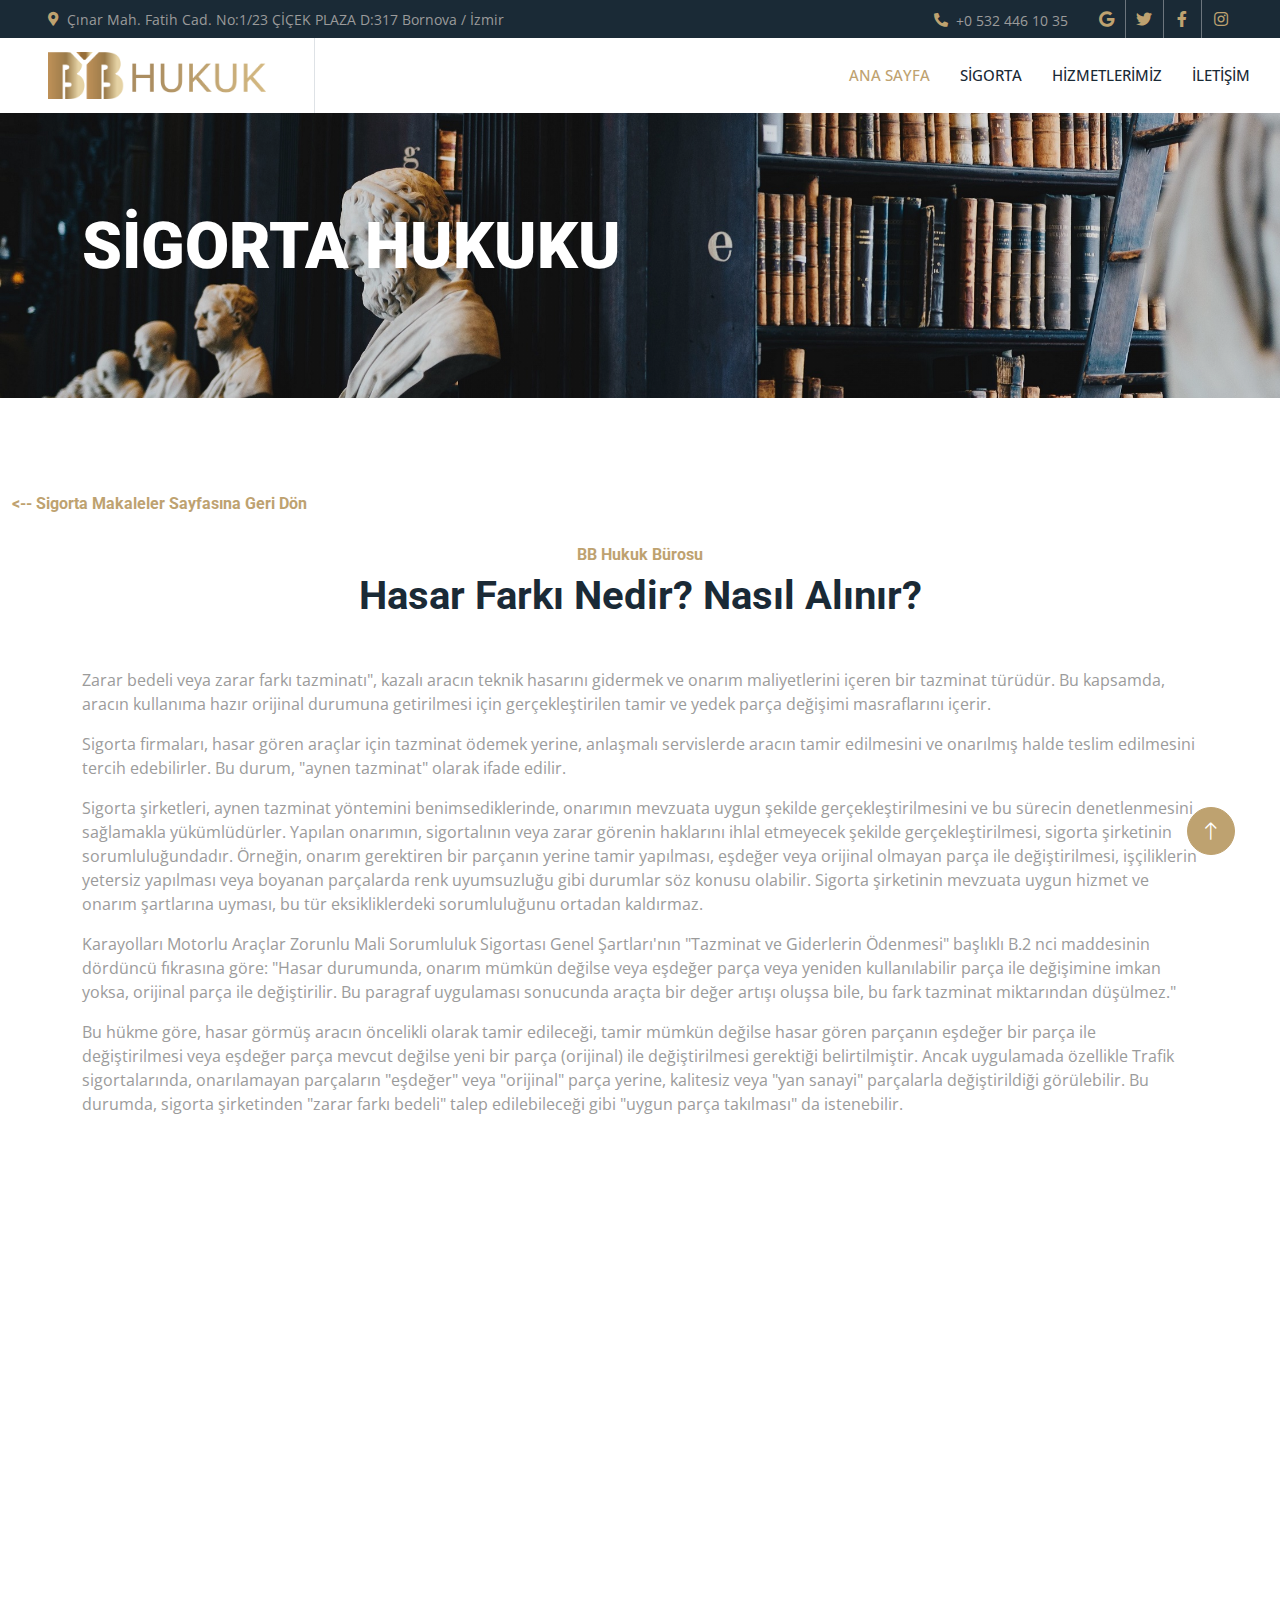
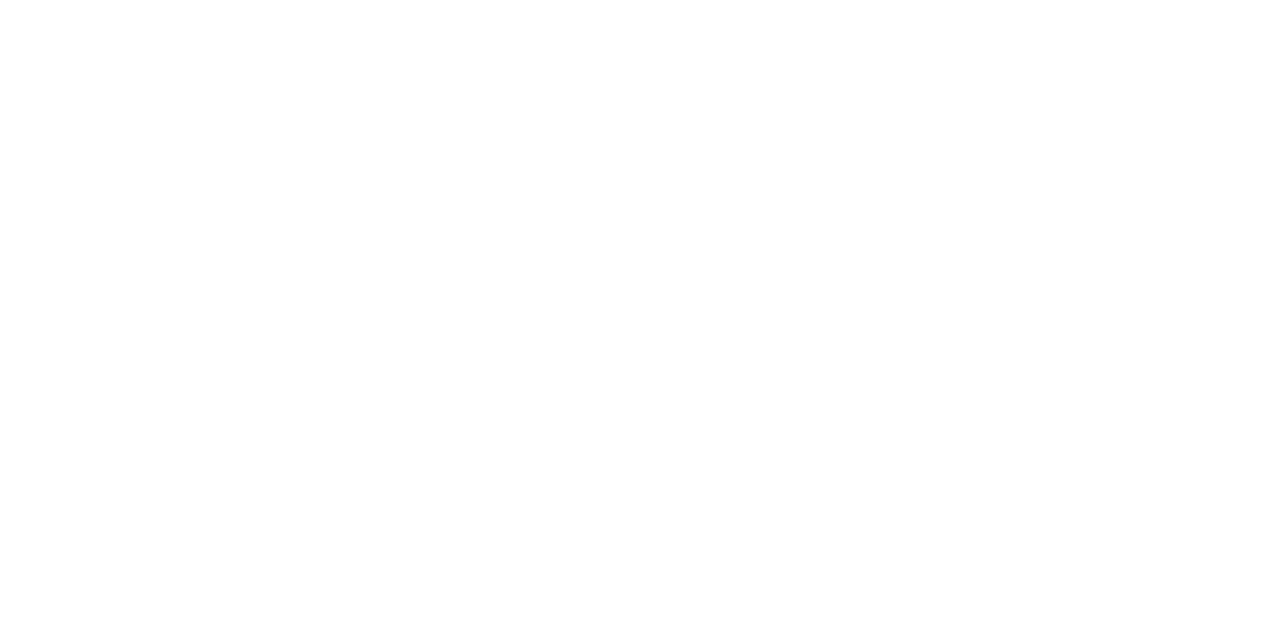
<file: hasar-farki-nedir-nasıl-alinir.html>
<!DOCTYPE html>
<html lang="en">

<head>
    <meta charset="utf-8">
    <title>BB Hukuk Sigorta</title>
    <meta content="width=device-width, initial-scale=1.0" name="viewport">
    <meta name="keywords" content="Araç Değer Kaybı, Hasar, Değer, Kasko, Trafik, Tazminat, Sigorta, Tahkim, Avukat, Hukuk, Burcu Benli Yörük, İzmir, BB Hukuk">
    <meta content="Araç Değer Kaybı Tazmini, Hasar ve Kaza Sonrası Tazminatlar" name="description">

    <!-- Favicon -->
    <link href="img/logoph.png" rel="shortcut icon">

    <!-- Google Web Fonts -->
    <link rel="preconnect" href="https://fonts.googleapis.com">
    <link rel="preconnect" href="https://fonts.gstatic.com" crossorigin>
    <link href="https://fonts.googleapis.com/css2?family=Open+Sans:wght@400;500&family=Roboto:wght@500;700;900&display=swap" rel="stylesheet">

    <!-- Icon Font Stylesheet -->
    <link href="https://cdnjs.cloudflare.com/ajax/libs/font-awesome/5.10.0/css/all.min.css" rel="stylesheet">
    <link href="https://cdn.jsdelivr.net/npm/bootstrap-icons@1.4.1/font/bootstrap-icons.css" rel="stylesheet">

    <!-- Libraries Stylesheet -->
    <link href="lib/animate/animate.min.css" rel="stylesheet">
    <link href="lib/owlcarousel/assets/owl.carousel.min.css" rel="stylesheet">
    <link href="lib/lightbox/css/lightbox.min.css" rel="stylesheet">

    <!-- Customized Bootstrap Stylesheet -->
    <link href="css/bootstrap.min.css" rel="stylesheet">

    <!-- Template Stylesheet -->
    <link href="css/style.css" rel="stylesheet">
</head>

<body>
<div id="spinner" class="show bg-white position-fixed translate-middle w-100 vh-100 top-50 start-50 d-flex align-items-center justify-content-center">
    <div class="spinner-border text-primary" style="width: 3rem; height: 3rem;" role="status">
        <span class="sr-only">Yükleniyor...</span>
    </div>
</div>
<!-- Spinner End -->
<!-- Topbar Start -->
<div class="container-fluid bg-dark p-0">
    <div class="row gx-0 d-none d-lg-flex">
        <div class="col-lg-7 px-5 text-start">
            <div class="h-100 d-inline-flex align-items-center me-4">
                <small class="fa fa-map-marker-alt text-primary me-2"></small>
                <small>Çınar Mah. Fatih Cad. No:1/23 ÇİÇEK PLAZA D:317 Bornova / İzmir</small>
            </div>
        </div>
        <div class="col-lg-5 px-5 text-end">
            <div class="h-100 d-inline-flex align-items-center me-4">
                <small class="fa fa-phone-alt text-primary me-2"></small>
                <small>+0 532 446 10 35</small>
            </div>
            <div class="h-100 d-inline-flex align-items-center mx-n2">
                <a class="btn btn-square btn-link rounded-0 border-0 border-end border-secondary" target="_blank" href="https://goo.gl/maps/a8WSSAHbhKA4A8iJ9"><i class="fab fa-google"></i></a>
                <a class="btn btn-square btn-link rounded-0 border-0 border-end border-secondary" target="_blank" href=""><i class="fab fa-twitter"></i></a>
                <a class="btn btn-square btn-link rounded-0 border-0 border-end border-secondary" target="_blank" href=""><i class="fab fa-facebook-f"></i></a>
                <a class="btn btn-square btn-link rounded-0" target="_blank" href=""><i class="fab fa-instagram"></i></a>
            </div>
        </div>
    </div>
</div>
<!-- Topbar End -->
<!-- Navbar Start -->
<nav class="navbar navbar-expand-lg bg-white navbar-light sticky-top p-0">
    <a href="index.html" class="navbar-brand d-flex align-items-center border-end px-4 px-lg-5">

        <img class="img-fluid" style="zoom:10%" src="img/brutlogo.png" alt="">

    </a>
    <button type="button" class="navbar-toggler me-4" data-bs-toggle="collapse" data-bs-target="#navbarCollapse">
        <span class="navbar-toggler-icon"></span>
    </button>
    <div class="collapse navbar-collapse" id="navbarCollapse">
        <div class="navbar-nav ms-auto p-4 p-lg-0">
            <a href="index.html" class="nav-item nav-link active">Ana Sayfa</a>
            <a href="sigorta.html" class="nav-item nav-link">SİGORTA</a>
            <a href="hizmetler.html" class="nav-item nav-link">HİZMETLERİMİZ</a>
            <a href="iletisim.html" class="nav-item nav-link">İLETİŞİM</a>
        </div>
    </div>
</nav>


    <!-- Page Header Start -->
    <div class="container-fluid page-header py-5 mb-5">
        <div class="container py-5">
            <h1 class="display-3 text-white mb-3 animated slideInDown">SİGORTA HUKUKU</h1>
            <nav aria-label="breadcrumb animated slideInDown">


            </nav>
        </div>
    </div>
    <!-- Page Header End -->



    <!-- Projects Start -->
    <div class="container-xxl py-5">
        <h6 class="text-primary"> <a href="sigorta.html#makaleler"> <-- Sigorta Makaleler Sayfasına Geri Dön</a></h6>
        <br>
        <div class="container">
            <div class="text-center mx-auto mb-5 wow fadeInUp" data-wow-delay="0.1s" style="max-width: 600px;">
                <h6 class="text-primary">BB Hukuk Bürosu</h6>
                <h1 class="mb-4">Hasar Farkı Nedir? Nasıl Alınır?</h1>
            </div>

            <div class="row g-4 portfolio-container wow fadeInUp" data-wow-delay="0.5s">
                <div class="col-10 col-lg-12 portfolio-item first">


                    <p>Zarar bedeli veya zarar farkı tazminatı", kazalı aracın teknik hasarını gidermek ve onarım maliyetlerini içeren bir tazminat türüdür. Bu kapsamda, aracın kullanıma hazır orijinal durumuna getirilmesi için gerçekleştirilen tamir ve yedek parça değişimi masraflarını içerir.</p>
                    <p>Sigorta firmaları, hasar gören araçlar için tazminat ödemek yerine, anlaşmalı servislerde aracın tamir edilmesini ve onarılmış halde teslim edilmesini tercih edebilirler. Bu durum, "aynen tazminat" olarak ifade edilir.</p>
                    <p>Sigorta şirketleri, aynen tazminat yöntemini benimsediklerinde, onarımın mevzuata uygun şekilde gerçekleştirilmesini ve bu sürecin denetlenmesini sağlamakla yükümlüdürler. Yapılan onarımın, sigortalının veya zarar görenin haklarını ihlal etmeyecek şekilde gerçekleştirilmesi, sigorta şirketinin sorumluluğundadır. Örneğin, onarım gerektiren bir parçanın yerine tamir yapılması, eşdeğer veya orijinal olmayan parça ile değiştirilmesi, işçiliklerin yetersiz yapılması veya boyanan parçalarda renk uyumsuzluğu gibi durumlar söz konusu olabilir. Sigorta şirketinin mevzuata uygun hizmet ve onarım şartlarına uyması, bu tür eksikliklerdeki sorumluluğunu ortadan kaldırmaz.</p>
                    <p>Karayolları Motorlu Araçlar Zorunlu Mali Sorumluluk Sigortası Genel Şartları'nın "Tazminat ve Giderlerin Ödenmesi" başlıklı B.2 nci maddesinin dördüncü fıkrasına göre: "Hasar durumunda, onarım mümkün değilse veya eşdeğer parça veya yeniden kullanılabilir parça ile değişimine imkan yoksa, orijinal parça ile değiştirilir. Bu paragraf uygulaması sonucunda araçta bir değer artışı oluşsa bile, bu fark tazminat miktarından düşülmez."</p>
                    <p>Bu hükme göre, hasar görmüş aracın öncelikli olarak tamir edileceği, tamir mümkün değilse hasar gören parçanın eşdeğer bir parça ile değiştirilmesi veya eşdeğer parça mevcut değilse yeni bir parça (orijinal) ile değiştirilmesi gerektiği belirtilmiştir. Ancak uygulamada özellikle Trafik sigortalarında, onarılamayan parçaların "eşdeğer" veya "orijinal" parça yerine, kalitesiz veya "yan sanayi" parçalarla değiştirildiği görülebilir. Bu durumda, sigorta şirketinden "zarar farkı bedeli" talep edilebileceği gibi "uygun parça takılması" da istenebilir.</p>





                </div>

            </div>
            <br><br><br>
            <div id="hakk" class="container-fluid bg-light wow fadeInUp my-5 px-lg-0" data-wow-delay="0.5s">
                <div class="container about px-lg-0">
                    <div class="row g-0 mx-lg-0">

                        <div class="col-lg-6 about-text py-1 wow fadeIn" data-wow-delay="0.5s">
                            <div class="p-lg-5 pe-lg-0">
                                <p class="text-primary mb-1 font-weight-bold" > <a href="sigorta.html"> Araç Değer Kaybı Nedir? Nasıl Alınır?</a></p>
                                <p class="text-primary mb-1 font-weight-bold"> <a href="sigorta.html"> Araç Değer Kaybı Nedir? Nasıl Alınır?</a></p>
                                <p class="text-primary mb-1 font-weight-bold"> <a href="sigorta.html"> Araç Değer Kaybı Nedir? Nasıl Alınır?</a></p>
                                <p class="text-primary mb-1 font-weight-bold"> <a href="sigorta.html"> Araç Değer Kaybı Nedir? Nasıl Alınır?</a></p>
                                <p class="text-primary mb-1"> <a href="sigorta.html"> Araç Değer Kaybı Nedir? Nasıl Alınır?</a></p>
                                <p class="text-primary mb-1"> <a href="sigorta.html"> Araç Değer Kaybı Nedir? Nasıl Alınır?</a></p>



                            </div>
                        </div>
                    </div>
                </div>
            </div>












        </div>
    </div>
    <!-- Projects End -->





    <!-- Footer Start -->
<div class="container-fluid bg-dark text-body footer mt-5 pt-5 wow fadeIn" data-wow-delay="0.1s">
    <div class="container py-5">
        <div class="container py-5">
            <div class="row g-5">
                <div class="col-lg-3 col-md-6">
                    <h5 class="text-white mb-4">Adres</h5>
                    <p class="mb-2"><i class="fa fa-map-marker-alt me-3"></i>Çınar Mah. Fatih Cad. No:1/23 Çiçek Plaza Kat:3 Daire:317 Bornova/İZMİR</p>
                    <p class="mb-2"><i class="fa fa-phone-alt me-3"></i>+532 446 10 35</p>
                    <p class="mb-2"><i class="fa fa-envelope me-3"></i>bbhukukizmir@gmail.com</p>
                    <div class="d-flex pt-2">
                        <a class="btn btn-square btn-outline-light btn-social" href=""><i class="fab fa-twitter"></i></a>
                        <a class="btn btn-square btn-outline-light btn-social" href=""><i class="fab fa-facebook-f"></i></a>
                        <a class="btn btn-square btn-outline-light btn-social" href=""><i class="fab fa-youtube"></i></a>
                        <a class="btn btn-square btn-outline-light btn-social" href=""><i class="fab fa-linkedin-in"></i></a>
                    </div>
                </div>
                <div class="col-lg-3 col-md-6">
                    <h5 class="text-white mb-4">Hızlı Linkler</h5>
                    <a class="btn btn-link" href="sigorta.html">Sigorta</a>
                    <a class="btn btn-link" href="hizmetler.html">Hizmetlerimiz</a>
                    <a class="btn btn-link" href="iletisim.html">İletişim</a>
                    <a class="btn btn-link" target="_blank" href="http://ec2-52-91-199-170.compute-1.amazonaws.com:8081/faces/template.xhtml">Kullanıcı Sistemi</a>

                </div>

            </div>
        </div>
        <div class="container">
            <div class="copyright">
                <div class="row">
                    <div class="col-md-6 text-center text-md-start mb-3 mb-md-0">
                        &copy; <a href="#">BB Hukuk Bürosu</a>, All Right Reserved.
                    </div>
                    <div style="zoom:50%" class="col-md-6 text-center text-md-end">
                        <!--/*** This template is free as long as you keep the footer author’s credit link/attribution link/backlink. If you'd like to use the template without the footer author’s credit link/attribution link/backlink, you can purchase the Credit Removal License from "https://htmlcodex.com/credit-removal". Thank you for your support. ***/-->
                        Designed By <a href="https://htmlcodex.com">HTML Codex</a>
                        <br>Distributed By: <a href="https://themewagon.com" target="_blank">ThemeWagon</a>
                    </div>
                </div>
            </div>
        </div>
    </div>
</div>
    <!-- Footer End -->


    <!-- Back to Top -->
    <a href="#" class="btn btn-lg btn-primary btn-lg-square rounded-circle back-to-top"><i class="bi bi-arrow-up"></i></a>


    <!-- JavaScript Libraries -->
    <script src="https://code.jquery.com/jquery-3.4.1.min.js"></script>
    <script src="https://cdn.jsdelivr.net/npm/bootstrap@5.0.0/dist/js/bootstrap.bundle.min.js"></script>
    <script src="lib/wow/wow.min.js"></script>
    <script src="lib/easing/easing.min.js"></script>
    <script src="lib/waypoints/waypoints.min.js"></script>
    <script src="lib/counterup/counterup.min.js"></script>
    <script src="lib/owlcarousel/owl.carousel.min.js"></script>
    <script src="lib/isotope/isotope.pkgd.min.js"></script>
    <script src="lib/lightbox/js/lightbox.min.js"></script>

    <!-- Template Javascript -->
    <script src="js/main.js"></script>
</body>

</html>
</file>
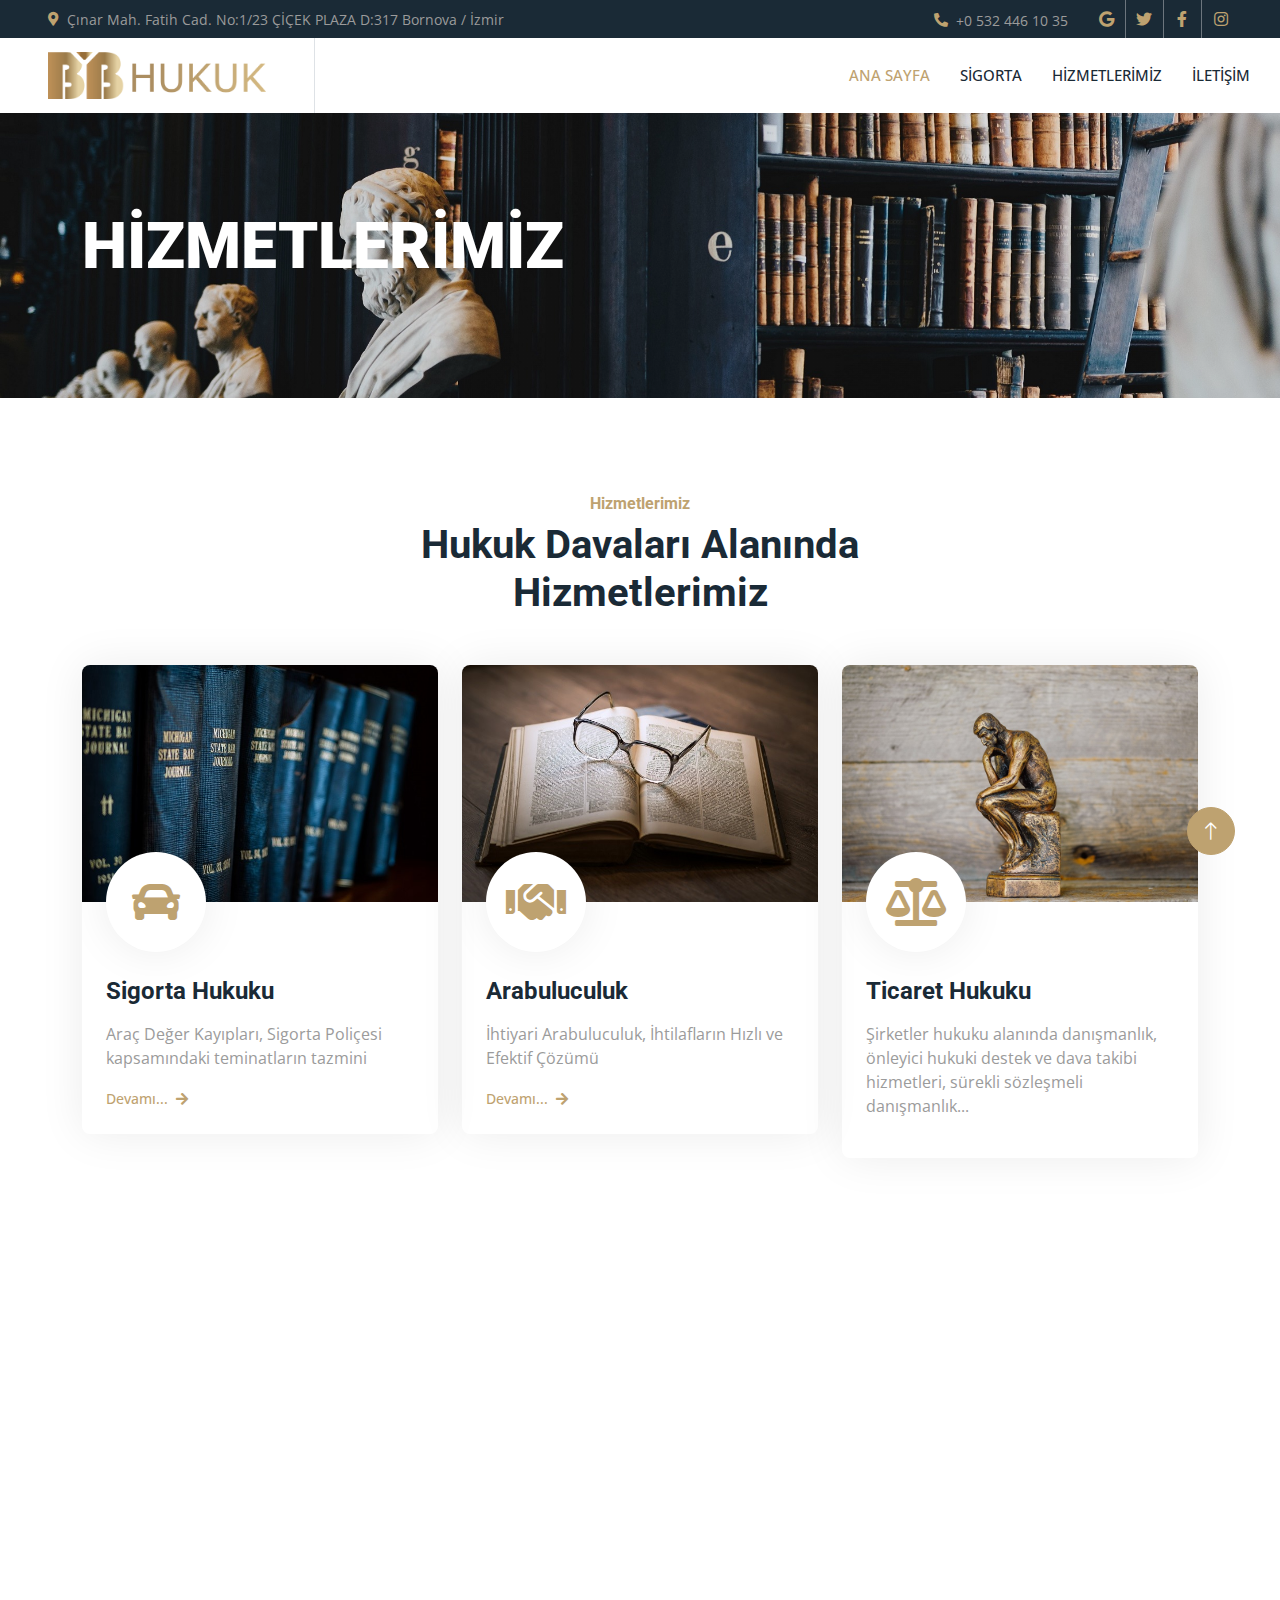
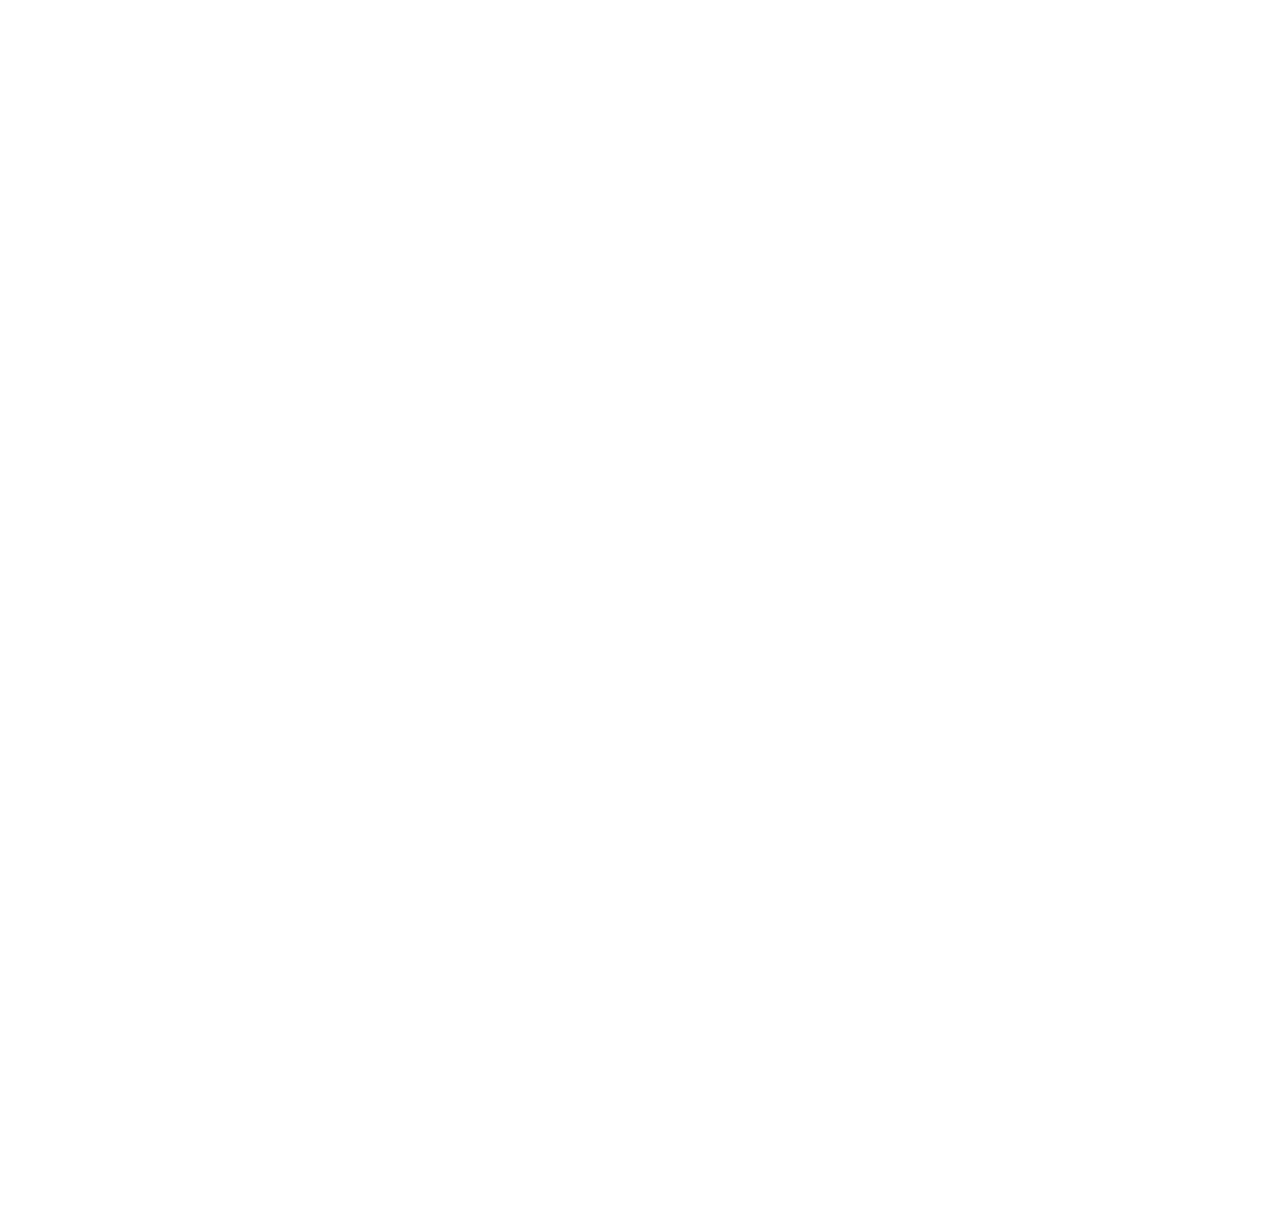
<file: hizmetler.html>
<!DOCTYPE html>
<html lang="en">

<head>
    <meta charset="utf-8">
    <title>BB Hukuk - Hizmetler</title>
    <meta content="width=device-width, initial-scale=1.0" name="viewport">
    <meta name="keywords" content="Araç Değer Kaybı, Hasar, Değer, Kasko, Trafik, Tazminat, Sigorta, Tahkim, Avukat, Hukuk, Burcu Benli Yörük, İzmir, BB Hukuk, Hizmetlerimiz">
    <meta content="Araç Değer Kaybı Tazmini, Hasar ve Kaza Sonrası Tazminatlar" name="description">

    <!-- Favicon -->
    <link href="img/logoph.png" rel="shortcut icon">

    <!-- Google Web Fonts -->
    <link rel="preconnect" href="https://fonts.googleapis.com">
    <link rel="preconnect" href="https://fonts.gstatic.com" crossorigin>
    <link href="https://fonts.googleapis.com/css2?family=Open+Sans:wght@400;500&family=Roboto:wght@500;700;900&display=swap" rel="stylesheet">

    <!-- Icon Font Stylesheet -->
    <link href="https://cdnjs.cloudflare.com/ajax/libs/font-awesome/5.10.0/css/all.min.css" rel="stylesheet">
    <link href="https://cdn.jsdelivr.net/npm/bootstrap-icons@1.4.1/font/bootstrap-icons.css" rel="stylesheet">

    <!-- Libraries Stylesheet -->
    <link href="lib/animate/animate.min.css" rel="stylesheet">
    <link href="lib/owlcarousel/assets/owl.carousel.min.css" rel="stylesheet">
    <link href="lib/lightbox/css/lightbox.min.css" rel="stylesheet">

    <!-- Customized Bootstrap Stylesheet -->
    <link href="css/bootstrap.min.css" rel="stylesheet">

    <!-- Template Stylesheet -->
    <link href="css/style.css" rel="stylesheet">
</head>

<body>
<div id="spinner" class="show bg-white position-fixed translate-middle w-100 vh-100 top-50 start-50 d-flex align-items-center justify-content-center">
    <div class="spinner-border text-primary" style="width: 3rem; height: 3rem;" role="status">
        <span class="sr-only">Yükleniyor...</span>
    </div>
</div>
<!-- Spinner End -->
<!-- Topbar Start -->
<div class="container-fluid bg-dark p-0">
    <div class="row gx-0 d-none d-lg-flex">
        <div class="col-lg-7 px-5 text-start">
            <div class="h-100 d-inline-flex align-items-center me-4">
                <small class="fa fa-map-marker-alt text-primary me-2"></small>
                <small>Çınar Mah. Fatih Cad. No:1/23 ÇİÇEK PLAZA D:317 Bornova / İzmir</small>
            </div>
        </div>
        <div class="col-lg-5 px-5 text-end">
            <div class="h-100 d-inline-flex align-items-center me-4">
                <small class="fa fa-phone-alt text-primary me-2"></small>
                <small>+0 532 446 10 35</small>
            </div>
            <div class="h-100 d-inline-flex align-items-center mx-n2">
                <a class="btn btn-square btn-link rounded-0 border-0 border-end border-secondary" target="_blank" href="https://goo.gl/maps/a8WSSAHbhKA4A8iJ9"><i class="fab fa-google"></i></a>
                <a class="btn btn-square btn-link rounded-0 border-0 border-end border-secondary" target="_blank" href=""><i class="fab fa-twitter"></i></a>
                <a class="btn btn-square btn-link rounded-0 border-0 border-end border-secondary" target="_blank" href=""><i class="fab fa-facebook-f"></i></a>
                <a class="btn btn-square btn-link rounded-0" target="_blank" href=""><i class="fab fa-instagram"></i></a>
            </div>
        </div>
    </div>
</div>
<!-- Topbar End -->
<!-- Navbar Start -->
<nav class="navbar navbar-expand-lg bg-white navbar-light sticky-top p-0">
    <a href="index.html" class="navbar-brand d-flex align-items-center border-end px-4 px-lg-5">

        <img class="img-fluid" style="zoom:10%" src="img/brutlogo.png" alt="">

    </a>
    <button type="button" class="navbar-toggler me-4" data-bs-toggle="collapse" data-bs-target="#navbarCollapse">
        <span class="navbar-toggler-icon"></span>
    </button>
    <div class="collapse navbar-collapse" id="navbarCollapse">
        <div class="navbar-nav ms-auto p-4 p-lg-0">
            <a href="index.html" class="nav-item nav-link active">Ana Sayfa</a>
            <a href="sigorta.html" class="nav-item nav-link">SİGORTA</a>
            <a href="hizmetler.html" class="nav-item nav-link">HİZMETLERİMİZ</a>
            <a href="iletisim.html" class="nav-item nav-link">İLETİŞİM</a>
        </div>
    </div>
</nav>


    <!-- Page Header Start -->
    <div class="container-fluid page-header py-5 mb-5">
        <div class="container py-5">
            <h1 class="display-3 text-white mb-3 animated slideInDown">HİZMETLERİMİZ</h1>
            <nav aria-label="breadcrumb animated slideInDown">
            </nav>
        </div>
    </div>
    <!-- Page Header End -->



    <!-- Projects Start -->
<div id="hizmet" class="container-xxl py-5">
    <div class="container">
        <div class="text-center mx-auto mb-5 wow fadeInUp" data-wow-delay="0.1s" style="max-width: 600px;">
            <h6 class="text-primary">Hizmetlerimiz</h6>
            <h1 class="mb-4">Hukuk Davaları Alanında Hizmetlerimiz</h1>
        </div>
        <div class="row g-4">
            <div class="col-md-6 col-lg-4 wow fadeInUp" data-wow-delay="0.1s">
                <div class="service-item rounded overflow-hidden">
                    <img class="img-fluid" src="img/img-600x400-1.jpg" alt="">
                    <div class="position-relative p-4 pt-0">
                        <div class="service-icon">
                            <i class="fa fa-car fa-3x"></i>
                        </div>
                        <h4 class="mb-3">Sigorta Hukuku</h4>
                        <p>Araç Değer Kayıpları, Sigorta Poliçesi kapsamındaki teminatların tazmini</p>
                        <a class="small fw-medium" href="sigorta.html">Devamı...<i class="fa fa-arrow-right ms-2"></i></a>
                    </div>
                </div>
            </div>

            <div class="col-md-6 col-lg-4 wow fadeInUp" data-wow-delay="0.5s">
                <div class="service-item rounded overflow-hidden">
                    <img class="img-fluid" src="img/img-600x400-6.jpg" alt="">
                    <div class="position-relative p-4 pt-0">
                        <div class="service-icon">
                            <i class="fa fa-handshake fa-3x"></i>
                        </div>
                        <h4 class="mb-3">Arabuluculuk</h4>
                        <p>İhtiyari Arabuluculuk, İhtilafların Hızlı ve Efektif Çözümü</p>
                        <a class="small fw-medium" href="arabuluculuk.html">Devamı...<i class="fa fa-arrow-right ms-2"></i></a>
                    </div>
                </div>
            </div>
            <div class="col-md-6 col-lg-4 wow fadeInUp" data-wow-delay="0.3s">
                <div class="service-item rounded overflow-hidden">
                    <img class="img-fluid" src="img/img-600x400-2.jpg" alt="">
                    <div class="position-relative p-4 pt-0">
                        <div class="service-icon">
                            <i class="fa fa-balance-scale fa-3x"></i>
                        </div>
                        <h4 class="mb-3">Ticaret Hukuku</h4>
                        <p>Şirketler hukuku alanında danışmanlık, önleyici hukuki destek ve dava takibi hizmetleri, sürekli sözleşmeli danışmanlık...</p>
                    </div>
                </div>
            </div>
            <div class="col-md-6 col-lg-4 wow fadeInUp" data-wow-delay="0.5s">
                <div class="service-item rounded overflow-hidden">
                    <img class="img-fluid" src="img/img-600x400-3.jpg" alt="">
                    <div class="position-relative p-4 pt-0">
                        <div class="service-icon">
                            <i class="fa fa-university fa-3x"></i>
                        </div>
                        <h4 class="mb-3">İcra ve İflas Hukuku</h4>
                        <p>Alacakların Takibi, İcra Takibi, Haciz, Kambiyo Senetleri, Tedbir, Menfi Tespit, Borca İtiraz, İpoteğin Paraya Çevrilmesi…</p>

                    </div>
                </div>
            </div>
            <div class="col-md-6 col-lg-4 wow fadeInUp" data-wow-delay="0.1s">
                <div class="service-item rounded overflow-hidden">
                    <img class="img-fluid" src="img/img-600x400-4.jpg" alt="">
                    <div class="position-relative p-4 pt-0">
                        <div class="service-icon">
                            <i class="fa fa-industry fa-3x"></i>
                        </div>
                        <h4 class="mb-3">İş Hukuku</h4>
                        <p>İş Sözleşmesi, İşçilik Alacakları, İşveren ve İşçi Hakları, Kıdem Tazminatı, İhbar Tazminatı, Mobbing, İş Sözleşmesinin Feshi...</p>

                    </div>
                </div>
            </div>
            <div class="col-md-6 col-lg-4 wow fadeInUp" data-wow-delay="0.3s">
                <div class="service-item rounded overflow-hidden">
                    <img class="img-fluid" src="img/img-600x400-5.jpg" alt="">
                    <div class="position-relative p-4 pt-0">
                        <div class="service-icon">
                            <i class="fa fa-gift fa-3x"></i>
                        </div>
                        <h4 class="mb-3">Miras Hukuku</h4>
                        <p>Mirasçıların Gayrimenkul Anlaşmazlıkları, Ortaklığın Giderilmesi, Vasiyetname, Mal Paylaşımı, Mirasçılıktan Çıkarma…</p>

                    </div>
                </div>
            </div>
            <div class="col-md-6 col-lg-4 wow fadeInUp" data-wow-delay="0.5s">
                <div class="service-item rounded overflow-hidden">
                    <img class="img-fluid" src="img/img-600x400-6.jpg" alt="">
                    <div class="position-relative p-4 pt-0">
                        <div class="service-icon">
                            <i class="fa fa-venus-mars fa-3x"></i>
                        </div>
                        <h4 class="mb-3">Aile Hukuku</h4>
                        <p>Anlaşmalı Boşanma, Çekişmeli Boşanma, Mal Rejimi, Velayet Hakkı, Nafaka Hakkı, Kadın ve Çocuk Hakları</p>

                    </div>
                </div>
            </div>
        </div>
    </div>
</div>
    <!-- Projects End -->





    <!-- Footer Start -->
<div class="container-fluid bg-dark text-body footer mt-5 pt-5 wow fadeIn" data-wow-delay="0.1s">
    <div class="container py-5">
        <div class="container py-5">
            <div class="row g-5">
                <div class="col-lg-3 col-md-6">
                    <h5 class="text-white mb-4">Adres</h5>
                    <p class="mb-2"><i class="fa fa-map-marker-alt me-3"></i>Çınar Mah. Fatih Cad. No:1/23 Çiçek Plaza Kat:3 Daire:317 Bornova/İZMİR</p>
                    <p class="mb-2"><i class="fa fa-phone-alt me-3"></i>+532 446 10 35</p>
                    <p class="mb-2"><i class="fa fa-envelope me-3"></i>bbhukukizmir@gmail.com</p>
                    <div class="d-flex pt-2">
                        <a class="btn btn-square btn-outline-light btn-social" href=""><i class="fab fa-twitter"></i></a>
                        <a class="btn btn-square btn-outline-light btn-social" href=""><i class="fab fa-facebook-f"></i></a>
                        <a class="btn btn-square btn-outline-light btn-social" href=""><i class="fab fa-youtube"></i></a>
                        <a class="btn btn-square btn-outline-light btn-social" href=""><i class="fab fa-linkedin-in"></i></a>
                    </div>
                </div>
                <div class="col-lg-3 col-md-6">
                    <h5 class="text-white mb-4">Hızlı Linkler</h5>
                    <a class="btn btn-link" href="sigorta.html">Sigorta</a>
                    <a class="btn btn-link" href="hizmetler.html">Hizmetlerimiz</a>
                    <a class="btn btn-link" href="iletisim.html">İletişim</a>
                    <a class="btn btn-link" target="_blank" href="http://ec2-52-91-199-170.compute-1.amazonaws.com:8081/faces/template.xhtml">Kullanıcı Sistemi</a>

                </div>

            </div>
        </div>
        <div class="container">
            <div class="copyright">
                <div class="row">
                    <div class="col-md-6 text-center text-md-start mb-3 mb-md-0">
                        &copy; <a href="#">BB Hukuk Bürosu</a>, All Right Reserved.
                    </div>
                    <div style="zoom:50%" class="col-md-6 text-center text-md-end">
                        <!--/*** This template is free as long as you keep the footer author’s credit link/attribution link/backlink. If you'd like to use the template without the footer author’s credit link/attribution link/backlink, you can purchase the Credit Removal License from "https://htmlcodex.com/credit-removal". Thank you for your support. ***/-->
                        Designed By <a href="https://htmlcodex.com">HTML Codex</a>
                        <br>Distributed By: <a href="https://themewagon.com" target="_blank">ThemeWagon</a>
                    </div>
                </div>
            </div>
        </div>
    </div>
</div>
    <!-- Footer End -->


    <!-- Back to Top -->
    <a href="#" class="btn btn-lg btn-primary btn-lg-square rounded-circle back-to-top"><i class="bi bi-arrow-up"></i></a>


    <!-- JavaScript Libraries -->
    <script src="https://code.jquery.com/jquery-3.4.1.min.js"></script>
    <script src="https://cdn.jsdelivr.net/npm/bootstrap@5.0.0/dist/js/bootstrap.bundle.min.js"></script>
    <script src="lib/wow/wow.min.js"></script>
    <script src="lib/easing/easing.min.js"></script>
    <script src="lib/waypoints/waypoints.min.js"></script>
    <script src="lib/counterup/counterup.min.js"></script>
    <script src="lib/owlcarousel/owl.carousel.min.js"></script>
    <script src="lib/isotope/isotope.pkgd.min.js"></script>
    <script src="lib/lightbox/js/lightbox.min.js"></script>

    <!-- Template Javascript -->
    <script src="js/main.js"></script>
</body>

</html>
</file>
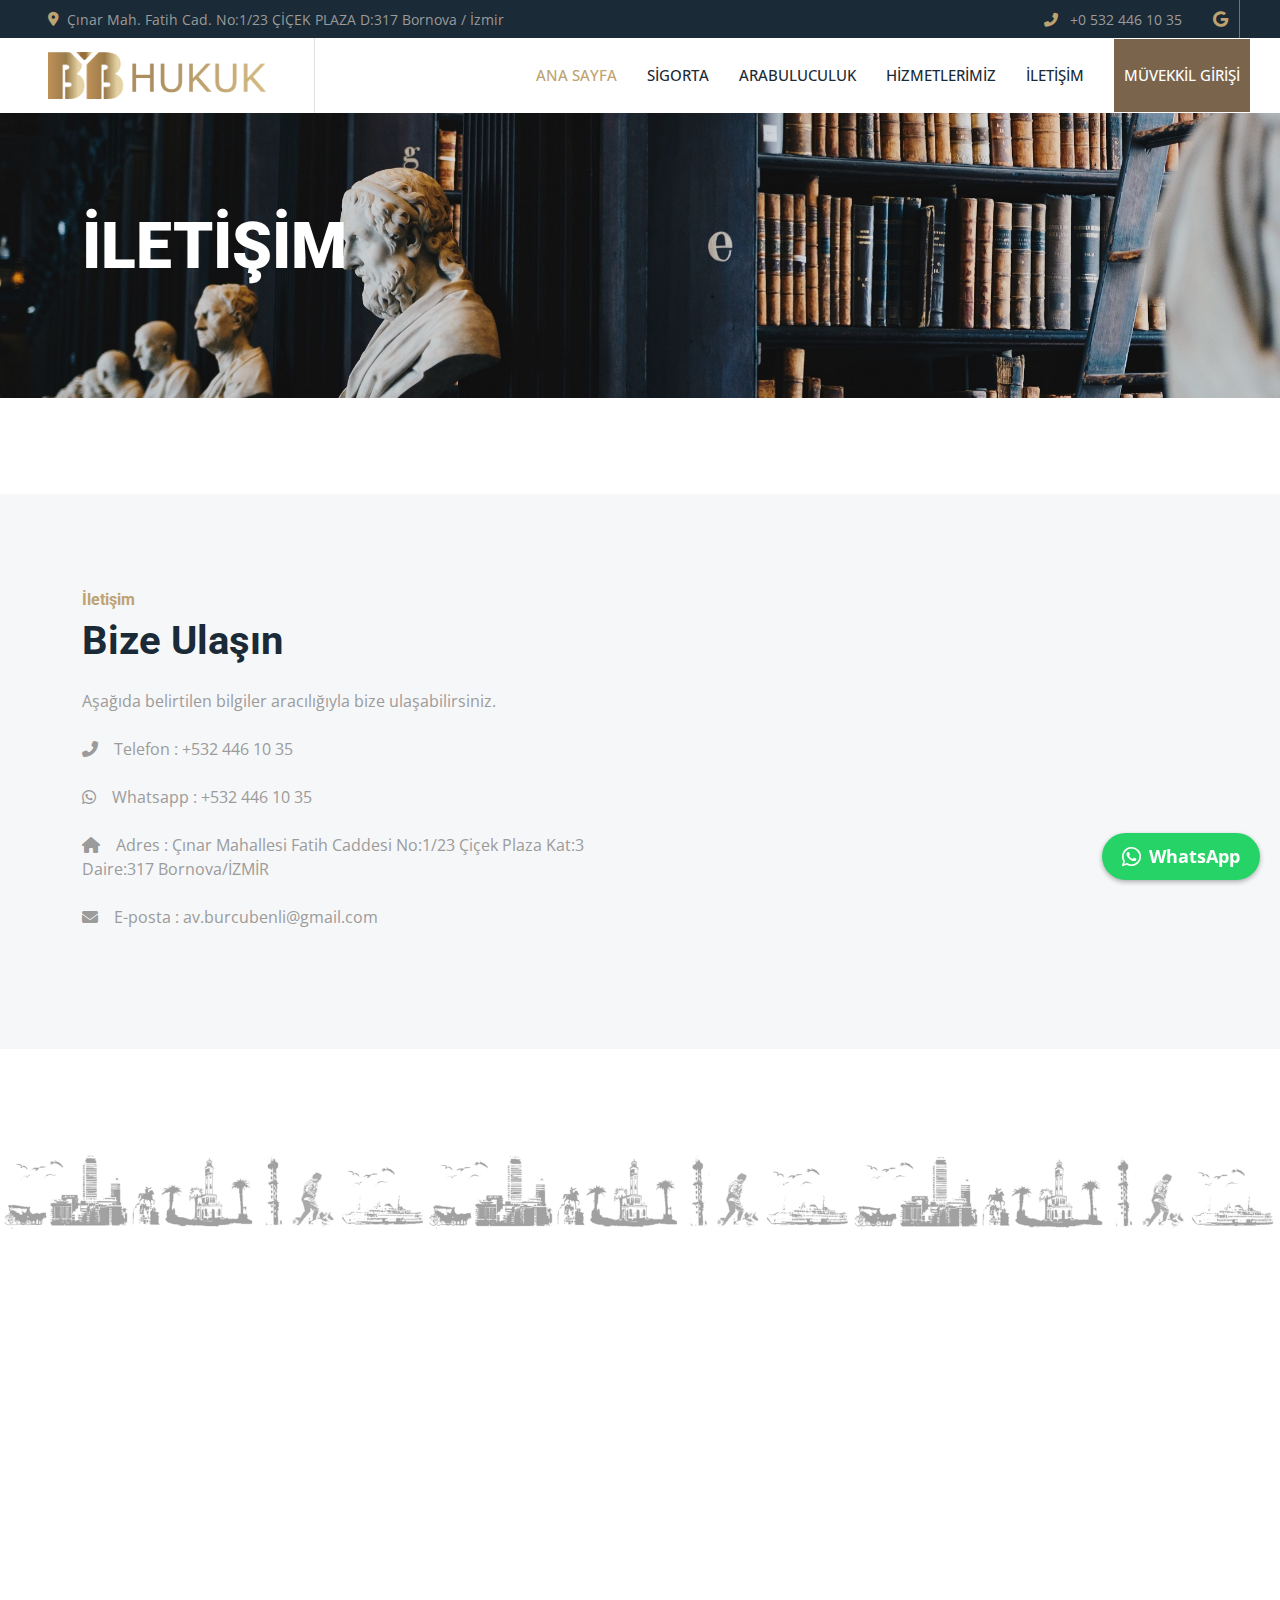
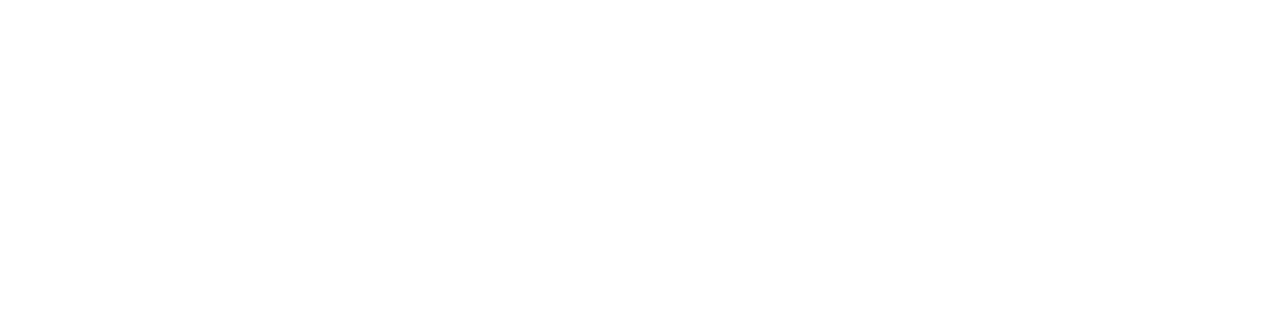
<file: iletisim.html>
<!DOCTYPE html>
<html lang="en">

<head>
    <meta charset="utf-8">
    <title>BB Hukuk - İletişim</title>
    <meta content="width=device-width, initial-scale=1.0" name="viewport">
    <meta name="keywords" content="Araç Değer Kaybı, Hasar, Değer, Kasko, Trafik, Tazminat, Sigorta, Tahkim, Avukat, Hukuk, Burcu Benli Yörük, İzmir, BB Hukuk, İletişim">
    <meta content="Araç Değer Kaybı Tazmini, Hasar ve Kaza Sonrası Tazminatlar" name="description">

    <!-- Favicon -->
    <link href="img/logoph.png" rel="shortcut icon">

    <!-- Google Web Fonts -->
    <link rel="preconnect" href="https://fonts.googleapis.com">
    <link rel="preconnect" href="https://fonts.gstatic.com" crossorigin>
    <link href="https://fonts.googleapis.com/css2?family=Open+Sans:wght@400;500&family=Roboto:wght@500;700;900&display=swap" rel="stylesheet">

    <!-- Icon Font Stylesheet -->
    <link href="https://cdnjs.cloudflare.com/ajax/libs/font-awesome/5.10.0/css/all.min.css" rel="stylesheet">
    <link href="https://cdn.jsdelivr.net/npm/bootstrap-icons@1.4.1/font/bootstrap-icons.css" rel="stylesheet">

    <!-- Libraries Stylesheet -->
    <link href="lib/animate/animate.min.css" rel="stylesheet">
    <link href="lib/owlcarousel/assets/owl.carousel.min.css" rel="stylesheet">
    <link href="lib/lightbox/css/lightbox.min.css" rel="stylesheet">

    <!-- Customized Bootstrap Stylesheet -->
    <link href="css/bootstrap.min.css" rel="stylesheet">

    <!-- Template Stylesheet -->
    <link href="css/style.css" rel="stylesheet">
</head>

<body>
<div id="spinner" class="show bg-white position-fixed translate-middle w-100 vh-100 top-50 start-50 d-flex align-items-center justify-content-center">
    <div class="spinner-border text-primary" style="width: 3rem; height: 3rem;" role="status">
        <span class="sr-only">Yükleniyor...</span>
    </div>
</div>
<!-- Spinner End -->
<!-- Topbar Start -->
<div class="container-fluid bg-dark p-0">
    <div class="row gx-0 d-none d-lg-flex">
        <div class="col-lg-7 px-5 text-start">
            <div class="h-100 d-inline-flex align-items-center me-4">
                <small class="fa fa-map-marker-alt text-primary me-2"></small>
                <small>Çınar Mah. Fatih Cad. No:1/23 ÇİÇEK PLAZA D:317 Bornova / İzmir</small>
            </div>
        </div>
        <div class="col-lg-5 px-5 text-end">
            <div class="h-100 d-inline-flex align-items-center me-4"> <a href="tel:+905324461035" style="color: inherit; text-decoration: none;">
                <small class="fa fa-phone-alt text-primary me-2"></small>
                <small>+0 532 446 10 35</small></a>
            </div>
            <div class="h-100 d-inline-flex align-items-center mx-n2">
                <a class="btn btn-square btn-link rounded-0 border-0 border-end border-secondary" target="_blank" href="https://goo.gl/maps/a8WSSAHbhKA4A8iJ9"><i class="fab fa-google"></i></a>
                <!--     <a class="btn btn-square btn-link rounded-0 border-0 border-end border-secondary" target="_blank" href=""><i class="fab fa-twitter"></i></a>
                    <a class="btn btn-square btn-link rounded-0 border-0 border-end border-secondary" target="_blank" href=""><i class="fab fa-facebook-f"></i></a>
                    <a class="btn btn-square btn-link rounded-0" target="_blank" href=""><i class="fab fa-instagram"></i></a> -->

            </div>
        </div>
    </div>
</div>
<!-- Topbar End -->
<!-- Navbar Start -->
<nav class="navbar navbar-expand-lg bg-white navbar-light sticky-top p-0">
    <a href="index.html" class="navbar-brand d-flex align-items-center border-end px-4 px-lg-5">

        <img class="img-fluid" style="zoom:10%" src="img/brutlogo.png" alt="">

    </a>
    <button type="button" class="navbar-toggler me-4" data-bs-toggle="collapse" data-bs-target="#navbarCollapse">
        <span class="navbar-toggler-icon"></span>
    </button>
    <div class="collapse navbar-collapse" id="navbarCollapse">
        <div class="navbar-nav ms-auto p-4 p-lg-0">
            <a href="index.html" class="nav-item nav-link active">Ana Sayfa</a>
            <a href="sigorta.html" class="nav-item nav-link">SİGORTA</a>
            <a href="arabuluculuk.html" class="nav-item nav-link">ARABULUCULUK</a>
            <a href="hizmetler.html" class="nav-item nav-link">HİZMETLERİMİZ</a>
            <a href="iletisim.html" class="nav-item nav-link">İLETİŞİM</a>
            <a href="http://ec2-54-160-19-116.compute-1.amazonaws.com:8081/login.jsf"  class="nav-item nav-link"  style="background-color: #7A644C; color:white; padding-right:10px; padding-left:10px" target="_blank">MÜVEKKİL GİRİŞİ</a>

        </div>
    </div>
</nav>


    <!-- Page Header Start -->
    <div class="container-fluid page-header py-5 mb-5">
        <div class="container py-5">
            <h1 class="display-3 text-white mb-3 animated slideInDown">İLETİŞİM</h1>
            <nav aria-label="breadcrumb animated slideInDown">
            </nav>
        </div>
    </div>
    <!-- Page Header End -->



<div id="iletisim2" class="container-fluid bg-light overflow-hidden px-lg-0" style="margin: 6rem 0;">
    <div class="container contact px-lg-0">
        <div class="row g-0 mx-lg-0">
            <div class="col-lg-6 contact-text py-5 wow fadeIn" data-wow-delay="0.5s">
                <div class="p-lg-5 ps-lg-0">
                    <h6 class="text-primary">İletişim</h6>
                    <h1 class="mb-4">Bize Ulaşın</h1>
                    <p class="mb-4">Aşağıda belirtilen bilgiler aracılığıyla bize ulaşabilirsiniz.</p>

                    <p class="mb-4"> <a href="tel:+905324461035" style="color: inherit; text-decoration: none;"><i class="fa fa-phone-alt me-3"></i>Telefon : +532 446 10 35</a></p>
                    <p class="mb-4"><a href="https://wa.me/905324461035?text=Merhaba%20BB%20Hukuk,%20" style="color: inherit; text-decoration: none;" target="_blank"><i class="fab fa-whatsapp me-3"></i>Whatsapp : +532 446 10 35</a></p>
                    <p class="mb-4"><i class="fa fa-home me-3"></i>Adres : Çınar Mahallesi Fatih Caddesi No:1/23 Çiçek Plaza Kat:3 Daire:317 Bornova/İZMİR</p>
                    <p class="mb-4"><i class="fa fa-envelope me-3"></i>E-posta : av.burcubenli@gmail.com</p>

                </div>
            </div>
            <div class="col-lg-6 pe-lg-0" style="min-height: 400px;">
                <div class="position-relative h-100">
                    <iframe class="position-absolute w-100 h-100" style="object-fit: cover;"
                            src="https://www.google.com/maps/embed?pb=!1m18!1m12!1m3!1d929.0780565775561!2d27.180163652401344!3d38.44069217918816!2m3!1f0!2f0!3f0!3m2!1i1024!2i768!4f13.1!3m3!1m2!1s0x14bbd9e7d525b537%3A0x5cd63317475c3932!2sBB%20Hukuk%20B%C3%BCrosu!5e0!3m2!1str!2str!4v1691663935471!5m2!1str!2str"
                            frameborder="0" allowfullscreen="" aria-hidden="false"
                            tabindex="0"></iframe>
                </div>
            </div>
        </div>
    </div>
</div>


<div id="iletisim" class="container-fluid bg-light overflow-hidden px-lg-0">
    <picture>
        <source media="(max-width: 768px)" srcset="img/silu2.png">
        <img class="img-fluid" src="img/silu1.png" alt="">
    </picture>
</div>


    <!-- Footer Start -->
<div class="container-fluid bg-dark text-body footer mt-5 pt-5 wow fadeIn" data-wow-delay="0.1s">
    <div class="container py-5">
        <div class="container py-5">
            <div class="row g-5">
                <div class="col-lg-3 col-md-6">
                    <h5 class="text-white mb-4">Adres</h5>
                    <p class="mb-2"><i class="fa fa-map-marker-alt me-3"></i>Çınar Mah. Fatih Cad. No:1/23 Çiçek Plaza Kat:3 Daire:317 Bornova/İZMİR</p>
                    <p class="mb-2"><a href="tel:+905324461035" style="color: inherit; text-decoration: none;"><i class="fa fa-phone-alt me-3"></i>+532 446 10 35</a> </p>
                    <p class="mb-2"><a href="https://wa.me/905324461035?text=Merhaba%20BB%20Hukuk,%20" style="color: inherit; text-decoration: none;" target="_blank"><i class="fab fa-whatsapp me-3"></i>+532 446 10 35</a></p>
                    <p class="mb-2"><i class="fa fa-envelope me-3"></i>av.burcubenli@gmail.com</p>
                    <div class="d-flex pt-2">
                        <a class="btn btn-outline-light btn-social d-flex align-items-center px-3"
                           target="_blank"
                           href="https://goo.gl/maps/a8WSSAHbhKA4A8iJ9">
                            <i class="fab fa-google me-2"></i> Google Maps
                        </a>                            <!--     <a class="btn btn-square btn-outline-light btn-social" target="_blank" href=""><i class="fab fa-twitter"></i></a>
                               <a class="btn btn-square btn-outline-light btn-social" target="_blank" href=""><i class="fab fa-facebook-f"></i></a>
                               <a class="btn btn-square btn-outline-light btn-social" target="_blank" href=""><i class="fab fa-instagram"></i></a> -->
                    </div>
                </div>
                <div class="col-lg-3 col-md-6">
                    <h5 class="text-white mb-4">Hızlı Linkler</h5>
                    <a class="btn btn-link" href="sigorta.html">Sigorta</a>
                    <a class="btn btn-link" href="hizmetler.html">Hizmetlerimiz</a>
                    <a class="btn btn-link" href="iletisim.html">İletişim</a>

                </div>

            </div>
        </div>
        <div class="container">
            <div class="copyright text-center">
                <div class="mb-3">
                    &copy; <a href="#">BB Hukuk Bürosu</a>, All Right Reserved.
                </div>
                <div class="mb-3" style="zoom:70%;">
                    Bu web sitesi yalnızca bilgilendirme amacıyla hazırlanmış olup, reklam veya ticari amaç taşımamaktadır.
                </div>
                <div style="zoom:60%;">
                    Designed By <a href="https://htmlcodex.com">HTML Codex</a>
                    <br>Distributed By: <a href="https://themewagon.com" target="_blank">ThemeWagon</a>
                </div>
            </div>
        </div>
    </div>
</div>
    <!-- Footer End -->


    <!-- Back to Top -->


    <!-- JavaScript Libraries -->
    <script src="https://code.jquery.com/jquery-3.4.1.min.js"></script>
    <script src="https://cdn.jsdelivr.net/npm/bootstrap@5.0.0/dist/js/bootstrap.bundle.min.js"></script>
    <script src="lib/wow/wow.min.js"></script>
    <script src="lib/easing/easing.min.js"></script>
    <script src="lib/waypoints/waypoints.min.js"></script>
    <script src="lib/counterup/counterup.min.js"></script>
    <script src="lib/owlcarousel/owl.carousel.min.js"></script>
    <script src="lib/isotope/isotope.pkgd.min.js"></script>
    <script src="lib/lightbox/js/lightbox.min.js"></script>

    <!-- Template Javascript -->
    <script src="js/main.js"></script>

<a href="https://wa.me/905324461035?text=Merhaba%20BB%20Hukuk,%20" target="_blank"
   style="position: fixed; bottom: 20px; right: 20px;
          background-color: #25d366; color: white;
          border-radius: 30px; padding: 10px 20px;
          display: flex; align-items: center; gap: 8px;
          text-decoration: none; font-size: 18px; font-weight: bold;
          box-shadow: 0 2px 5px rgba(0,0,0,0.3); z-index:1000;">
    <i class="fab fa-whatsapp" style="font-size:22px;"></i>
    WhatsApp
</a>

<!-- FontAwesome (ikon için gerekli) -->
<link rel="stylesheet" href="https://cdnjs.cloudflare.com/ajax/libs/font-awesome/6.4.0/css/all.min.css">
</body>

</html>
</file>
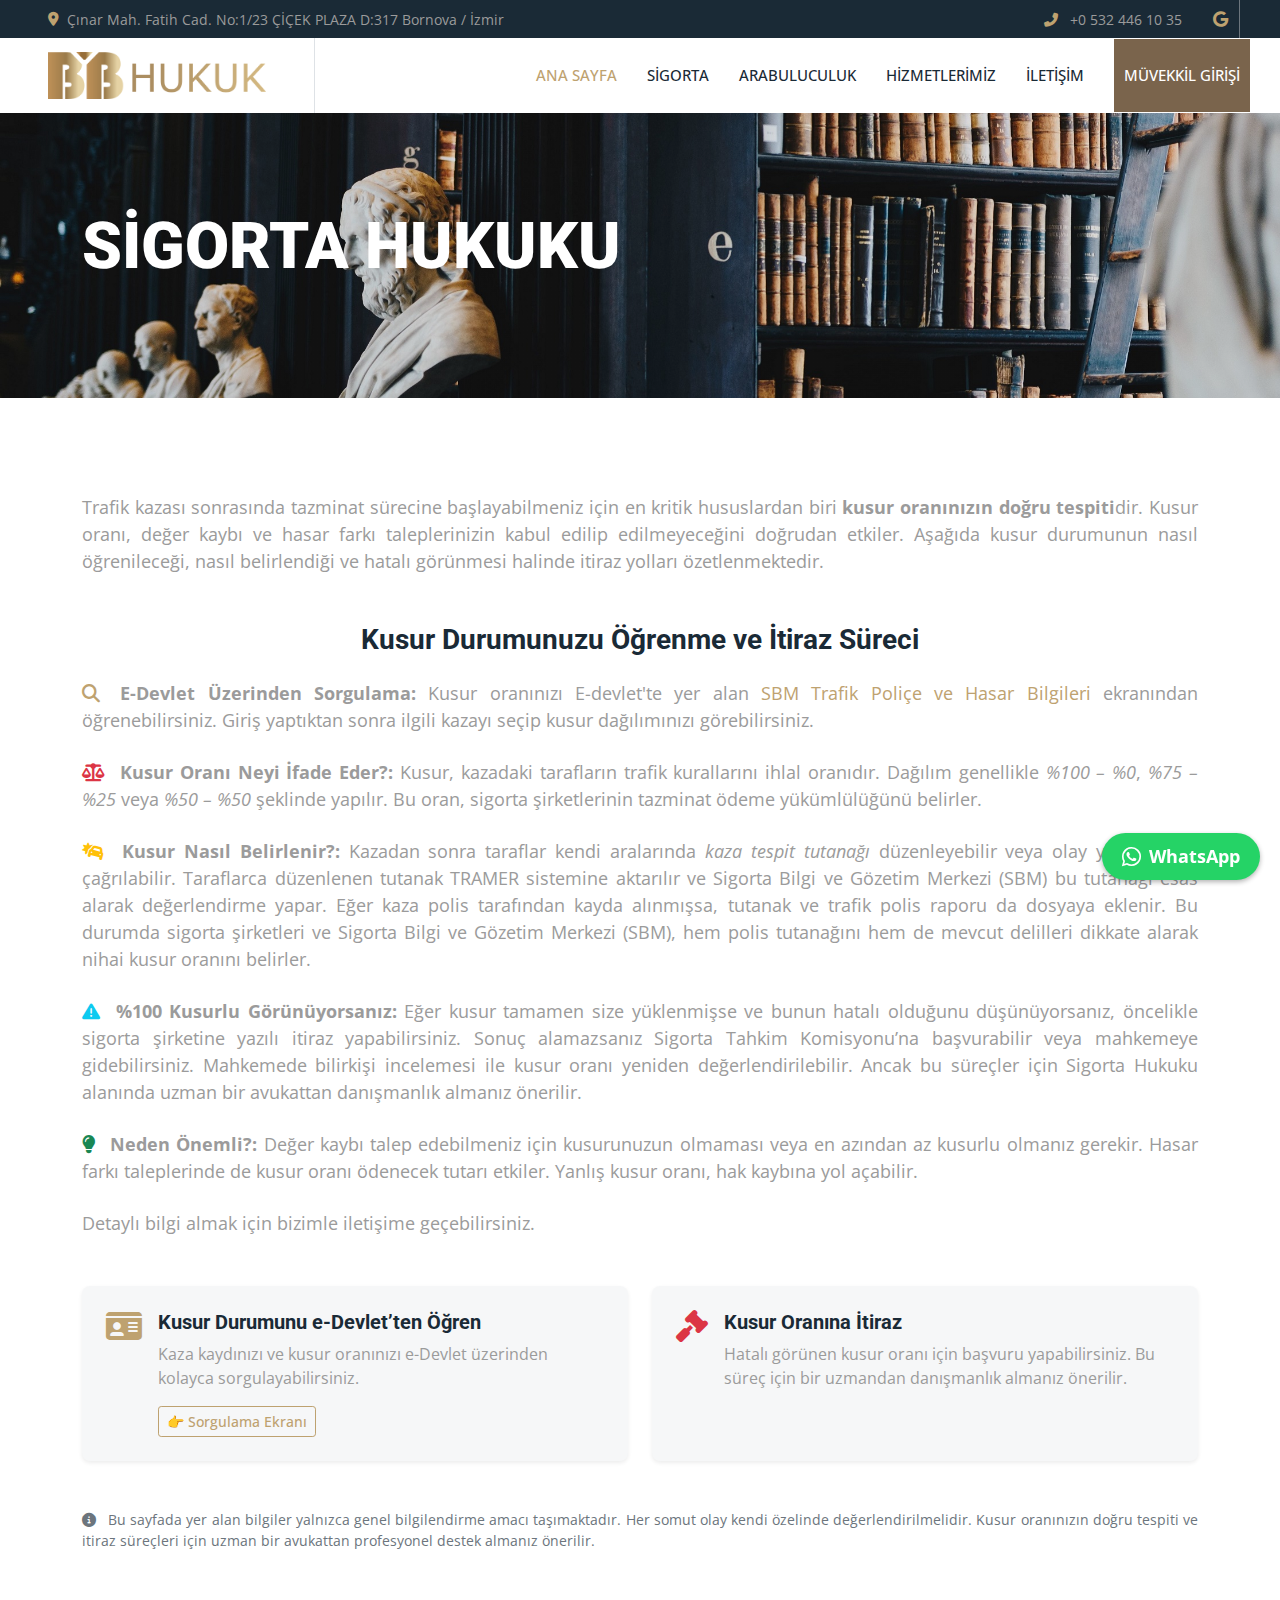
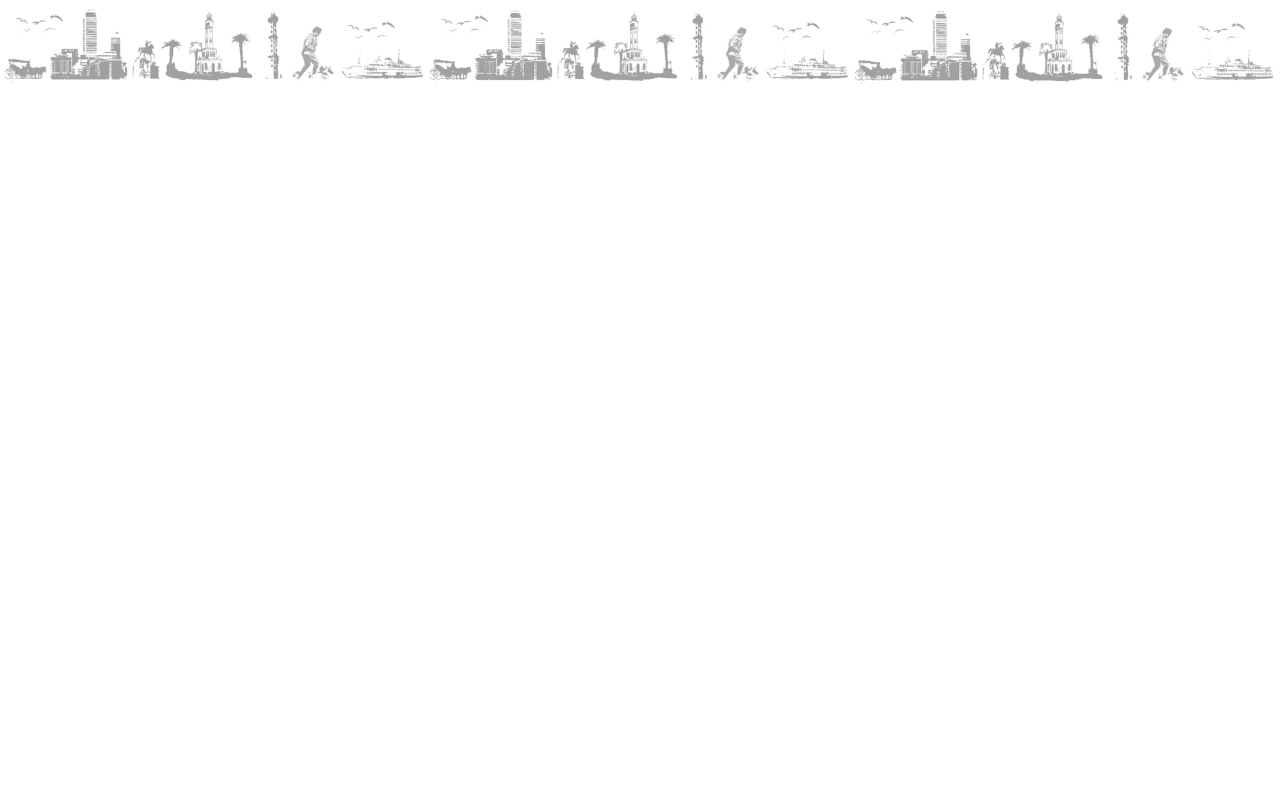
<file: kusurdurumu.html>
<!DOCTYPE html>
<html lang="en">

<head>
    <meta charset="utf-8">
    <title>BB Hukuk - Sigorta</title>
    <meta content="width=device-width, initial-scale=1.0" name="viewport">
    <meta name="keywords" content="Araç Değer Kaybı, Hasar, Değer, Kasko, Trafik, Tazminat, Sigorta, Tahkim, Avukat, Hukuk, Burcu Benli Yörük, İzmir, BB Hukuk">
    <meta content="Araç Değer Kaybı Tazmini, Hasar ve Kaza Sonrası Tazminatlar, Trafik Kazası" name="description">

    <!-- Favicon -->
    <link href="img/logoph.png" rel="shortcut icon">

    <!-- Google Web Fonts -->
    <link rel="preconnect" href="https://fonts.googleapis.com">
    <link rel="preconnect" href="https://fonts.gstatic.com" crossorigin>
    <link href="https://fonts.googleapis.com/css2?family=Open+Sans:wght@400;500&family=Roboto:wght@500;700;900&display=swap" rel="stylesheet">

    <!-- Icon Font Stylesheet -->
    <link href="https://cdnjs.cloudflare.com/ajax/libs/font-awesome/5.10.0/css/all.min.css" rel="stylesheet">
    <link href="https://cdn.jsdelivr.net/npm/bootstrap-icons@1.4.1/font/bootstrap-icons.css" rel="stylesheet">

    <!-- Libraries Stylesheet -->
    <link href="lib/animate/animate.min.css" rel="stylesheet">
    <link href="lib/owlcarousel/assets/owl.carousel.min.css" rel="stylesheet">
    <link href="lib/lightbox/css/lightbox.min.css" rel="stylesheet">

    <!-- Customized Bootstrap Stylesheet -->
    <link href="css/bootstrap.min.css" rel="stylesheet">

    <!-- Template Stylesheet -->
    <link href="css/style.css" rel="stylesheet">
</head>

<body>
<div id="spinner" class="show bg-white position-fixed translate-middle w-100 vh-100 top-50 start-50 d-flex align-items-center justify-content-center">
    <div class="spinner-border text-primary" style="width: 3rem; height: 3rem;" role="status">
        <span class="sr-only">Yükleniyor...</span>
    </div>
</div>
<!-- Spinner End -->
<!-- Topbar Start -->
<div class="container-fluid bg-dark p-0">
    <div class="row gx-0 d-none d-lg-flex">
        <div class="col-lg-7 px-5 text-start">
            <div class="h-100 d-inline-flex align-items-center me-4">
                <small class="fa fa-map-marker-alt text-primary me-2"></small>
                <small>Çınar Mah. Fatih Cad. No:1/23 ÇİÇEK PLAZA D:317 Bornova / İzmir</small>
            </div>
        </div>
        <div class="col-lg-5 px-5 text-end">
            <div class="h-100 d-inline-flex align-items-center me-4"> <a href="tel:+905324461035" style="color: inherit; text-decoration: none;">
                <small class="fa fa-phone-alt text-primary me-2"></small>
                <small>+0 532 446 10 35</small></a>
            </div>
            <div class="h-100 d-inline-flex align-items-center mx-n2">
                <a class="btn btn-square btn-link rounded-0 border-0 border-end border-secondary" target="_blank" href="https://goo.gl/maps/a8WSSAHbhKA4A8iJ9"><i class="fab fa-google"></i></a>
                <!--     <a class="btn btn-square btn-link rounded-0 border-0 border-end border-secondary" target="_blank" href=""><i class="fab fa-twitter"></i></a>
                    <a class="btn btn-square btn-link rounded-0 border-0 border-end border-secondary" target="_blank" href=""><i class="fab fa-facebook-f"></i></a>
                    <a class="btn btn-square btn-link rounded-0" target="_blank" href=""><i class="fab fa-instagram"></i></a> -->
            </div>
        </div>
    </div>
</div>
<!-- Topbar End -->
<!-- Navbar Start -->
<nav class="navbar navbar-expand-lg bg-white navbar-light sticky-top p-0">
    <a href="index.html" class="navbar-brand d-flex align-items-center border-end px-4 px-lg-5">

        <img class="img-fluid" style="zoom:10%" src="img/brutlogo.png" alt="">

    </a>
    <button type="button" class="navbar-toggler me-4" data-bs-toggle="collapse" data-bs-target="#navbarCollapse">
        <span class="navbar-toggler-icon"></span>
    </button>
    <div class="collapse navbar-collapse" id="navbarCollapse">
        <div class="navbar-nav ms-auto p-4 p-lg-0">
            <a href="index.html" class="nav-item nav-link active">Ana Sayfa</a>
            <a href="sigorta.html" class="nav-item nav-link">SİGORTA</a>
            <a href="arabuluculuk.html" class="nav-item nav-link">ARABULUCULUK</a>
            <a href="hizmetler.html" class="nav-item nav-link">HİZMETLERİMİZ</a>
            <a href="iletisim.html" class="nav-item nav-link">İLETİŞİM</a>
            <a href="http://ec2-54-160-19-116.compute-1.amazonaws.com:8081/login.jsf"  class="nav-item nav-link"  style="background-color: #7A644C; color:white; padding-right:10px; padding-left:10px" target="_blank">MÜVEKKİL GİRİŞİ</a>

        </div>
    </div>
</nav>


    <!-- Page Header Start -->
    <div class="container-fluid page-header py-5 mb-5">
        <div class="container py-5">
            <h1 class="display-3 text-white mb-3 animated slideInDown">SİGORTA HUKUKU</h1>
            <nav aria-label="breadcrumb animated slideInDown">


            </nav>
        </div>
    </div>
    <!-- Page Header End -->


<!-- Sigorta İçi Faaliyet Alanları Başlangıç -->

<div class="container-xxl py-5">
    <div class="container">
        <!-- Üst Bilgi -->
        <div class="text-center mb-5">
            <p style="text-align:justify; font-size:18px;">
                Trafik kazası sonrasında tazminat sürecine başlayabilmeniz için en kritik hususlardan biri
                <strong>kusur oranınızın doğru tespiti</strong>dir. Kusur oranı, değer kaybı ve hasar farkı taleplerinizin
                kabul edilip edilmeyeceğini doğrudan etkiler. Aşağıda kusur durumunun nasıl öğrenileceği, nasıl belirlendiği
                ve hatalı görünmesi halinde itiraz yolları özetlenmektedir.
            </p>
        </div>

        <!-- Başlık -->
        <h3 class="mb-4 text-center">Kusur Durumunuzu Öğrenme ve İtiraz Süreci</h3>

        <!-- Ana Liste -->
        <ul class="list-unstyled" style="font-size:18px; text-align:justify;">
            <li style="margin-bottom:25px;">
                <i class="fa fa-search text-primary me-2"></i>
                <strong>E-Devlet Üzerinden Sorgulama:</strong> Kusur oranınızı E-devlet'te yer alan <a href="https://www.turkiye.gov.tr/sbm-trafik-police-sorgulama" target="_blank" rel="noopener">SBM Trafik Poliçe ve Hasar Bilgileri</a>
                 ekranından öğrenebilirsiniz. Giriş yaptıktan sonra ilgili kazayı seçip kusur dağılımınızı görebilirsiniz.
            </li>

            <li style="margin-bottom:25px;">
                <i class="fa fa-balance-scale text-danger me-2"></i>
                <strong>Kusur Oranı Neyi İfade Eder?:</strong> Kusur, kazadaki tarafların trafik kurallarını ihlal oranıdır. Dağılım genellikle
                <em>%100 – %0</em>, <em>%75 – %25</em> veya <em>%50 – %50</em> şeklinde yapılır. Bu oran, sigorta şirketlerinin tazminat ödeme yükümlülüğünü belirler.
            </li>

            <li style="margin-bottom:25px;">
                <i class="fa fa-car-crash text-warning me-2"></i>
                <strong>Kusur Nasıl Belirlenir?:</strong> Kazadan sonra taraflar kendi aralarında <em>kaza tespit tutanağı</em> düzenleyebilir veya olay yerine
                polis çağrılabilir. Taraflarca düzenlenen tutanak TRAMER sistemine aktarılır ve Sigorta Bilgi ve Gözetim Merkezi (SBM) bu tutanağı esas alarak değerlendirme yapar.
                Eğer kaza polis tarafından kayda alınmışsa, tutanak ve trafik polis raporu da dosyaya eklenir. Bu durumda sigorta şirketleri ve
                Sigorta Bilgi ve Gözetim Merkezi (SBM), hem polis tutanağını hem de mevcut delilleri dikkate alarak nihai kusur oranını belirler.            </li>

            <li style="margin-bottom:25px;">
                <i class="fa fa-exclamation-triangle text-info me-2"></i>
                <strong>%100 Kusurlu Görünüyorsanız:</strong> Eğer kusur tamamen size yüklenmişse ve bunun hatalı olduğunu düşünüyorsanız,
                öncelikle sigorta şirketine yazılı itiraz yapabilirsiniz. Sonuç alamazsanız Sigorta Tahkim Komisyonu’na başvurabilir veya
                mahkemeye gidebilirsiniz. Mahkemede bilirkişi incelemesi ile kusur oranı yeniden değerlendirilebilir. Ancak bu süreçler için Sigorta Hukuku alanında uzman bir avukattan danışmanlık almanız önerilir.
            </li>

            <li style="margin-bottom:25px;">
                <i class="fa fa-lightbulb text-success me-2"></i>
                <strong>Neden Önemli?:</strong> Değer kaybı talep edebilmeniz için kusurunuzun olmaması veya en azından az kusurlu olmanız gerekir.
                Hasar farkı taleplerinde de kusur oranı ödenecek tutarı etkiler. Yanlış kusur oranı, hak kaybına yol açabilir.
            </li>

            <li style="margin-bottom:25px;">

                Detaylı bilgi almak için bizimle iletişime geçebilirsiniz.
            </li>
        </ul>

        <!-- Alt Kutu Alanı -->
        <div class="row g-4 mt-4">
            <!-- e-Devlet Butonu -->
            <div class="col-md-6">
                <div class="d-flex align-items-start p-4 h-100 shadow-sm rounded bg-light">
                    <div class="flex-shrink-0">
                        <i class="fa fa-id-card fa-2x text-primary me-3"></i>
                    </div>
                    <div>
                        <h5 class="mb-2">Kusur Durumunu e-Devlet’ten Öğren</h5>
                        <p class="mb-3">Kaza kaydınızı ve kusur oranınızı e-Devlet üzerinden kolayca sorgulayabilirsiniz.</p>
                        <a href="https://www.turkiye.gov.tr/sbm-trafik-police-sorgulama" target="_blank" rel="noopener" class="btn btn-outline-primary btn-sm">👉 Sorgulama Ekranı</a>
                    </div>
                </div>
            </div>

            <!-- Sigorta Tahkim Butonu -->
            <div class="col-md-6">
                <div class="d-flex align-items-start p-4 h-100 shadow-sm rounded bg-light">
                    <div class="flex-shrink-0">
                        <i class="fa fa-gavel fa-2x text-danger me-3"></i>
                    </div>
                    <div>
                        <h5 class="mb-2">Kusur Oranına İtiraz</h5>
                        <p class="mb-3">Hatalı görünen kusur oranı için başvuru yapabilirsiniz. Bu süreç için bir uzmandan danışmanlık almanız önerilir.</p>

                    </div>
                </div>
            </div>
        </div>

        <!-- Alt Bilgi -->
        <div class="mt-5 text-muted" style="font-size:14px; text-align:justify;">
            <i class="fa fa-info-circle me-2"></i>
            Bu sayfada yer alan bilgiler yalnızca genel bilgilendirme amacı taşımaktadır. Her somut olay kendi özelinde değerlendirilmelidir.
            Kusur oranınızın doğru tespiti ve itiraz süreçleri için uzman bir avukattan profesyonel destek almanız önerilir.
        </div>
    </div>
</div>


<!-- Sigorta İçi Faaliyet Alanları Bitiş -->

    <!-- Projects Start -->

    <!-- Projects End -->


<div id="iletisim" class="container-fluid bg-light overflow-hidden px-lg-0">
    <picture>
        <source media="(max-width: 768px)" srcset="img/silu2.png">
        <img class="img-fluid" src="img/silu1.png" alt="">
    </picture>
</div>


    <!-- Testimonial Start -->

    <!-- Testimonial End -->
        

    <!-- Footer Start -->
<div class="container-fluid bg-dark text-body footer mt-5 pt-5 wow fadeIn" data-wow-delay="0.1s">
    <div class="container py-5">
        <div class="container py-5">
            <div class="row g-5">
                <div class="col-lg-3 col-md-6">
                    <h5 class="text-white mb-4">Adres</h5>
                    <p class="mb-2"><i class="fa fa-map-marker-alt me-3"></i>Çınar Mah. Fatih Cad. No:1/23 Çiçek Plaza Kat:3 Daire:317 Bornova/İZMİR</p>
                    <p class="mb-2"><a href="tel:+905324461035" style="color: inherit; text-decoration: none;"><i class="fa fa-phone-alt me-3"></i>+532 446 10 35</a> </p>
                    <p class="mb-2"><a href="https://wa.me/905324461035?text=Merhaba%20BB%20Hukuk,%20" style="color: inherit; text-decoration: none;" target="_blank"><i class="fab fa-whatsapp me-3"></i>+532 446 10 35</a></p>
                    <p class="mb-2"><i class="fa fa-envelope me-3"></i>av.burcubenli@gmail.com</p>
                    <div class="d-flex pt-2">
                        <a class="btn btn-outline-light btn-social d-flex align-items-center px-3"
                           target="_blank"
                           href="https://goo.gl/maps/a8WSSAHbhKA4A8iJ9">
                            <i class="fab fa-google me-2"></i> Google Maps
                        </a>                            <!--     <a class="btn btn-square btn-outline-light btn-social" target="_blank" href=""><i class="fab fa-twitter"></i></a>
                               <a class="btn btn-square btn-outline-light btn-social" target="_blank" href=""><i class="fab fa-facebook-f"></i></a>
                               <a class="btn btn-square btn-outline-light btn-social" target="_blank" href=""><i class="fab fa-instagram"></i></a> -->
                    </div>
                </div>
                <div class="col-lg-3 col-md-6">
                    <h5 class="text-white mb-4">Hızlı Linkler</h5>
                    <a class="btn btn-link" href="sigorta.html">Sigorta</a>
                    <a class="btn btn-link" href="hizmetler.html">Hizmetlerimiz</a>
                    <a class="btn btn-link" href="iletisim.html">İletişim</a>

                </div>

            </div>
        </div>
        <div class="container">
            <div class="copyright text-center">
                <div class="mb-3">
                    &copy; <a href="#">BB Hukuk Bürosu</a>, All Right Reserved.
                </div>
                <div class="mb-3" style="zoom:70%;">
                    Bu web sitesi yalnızca bilgilendirme amacıyla hazırlanmış olup, reklam veya ticari amaç taşımamaktadır.
                </div>
                <div style="zoom:60%;">
                    Designed By <a href="https://htmlcodex.com">HTML Codex</a>
                    <br>Distributed By: <a href="https://themewagon.com" target="_blank">ThemeWagon</a>
                </div>
            </div>
        </div>
    </div>
</div>
    <!-- Footer End -->


    <!-- Back to Top -->


    <!-- JavaScript Libraries -->
    <script src="https://code.jquery.com/jquery-3.4.1.min.js"></script>
    <script src="https://cdn.jsdelivr.net/npm/bootstrap@5.0.0/dist/js/bootstrap.bundle.min.js"></script>
    <script src="lib/wow/wow.min.js"></script>
    <script src="lib/easing/easing.min.js"></script>
    <script src="lib/waypoints/waypoints.min.js"></script>
    <script src="lib/counterup/counterup.min.js"></script>
    <script src="lib/owlcarousel/owl.carousel.min.js"></script>
    <script src="lib/isotope/isotope.pkgd.min.js"></script>
    <script src="lib/lightbox/js/lightbox.min.js"></script>

    <!-- Template Javascript -->
    <script src="js/main.js"></script>

<a href="https://wa.me/905324461035?text=Merhaba%20BB%20Hukuk,%20" target="_blank"
   style="position: fixed; bottom: 20px; right: 20px;
          background-color: #25d366; color: white;
          border-radius: 30px; padding: 10px 20px;
          display: flex; align-items: center; gap: 8px;
          text-decoration: none; font-size: 18px; font-weight: bold;
          box-shadow: 0 2px 5px rgba(0,0,0,0.3); z-index:1000;">
    <i class="fab fa-whatsapp" style="font-size:22px;"></i>
    WhatsApp
</a>

<!-- FontAwesome (ikon için gerekli) -->
<link rel="stylesheet" href="https://cdnjs.cloudflare.com/ajax/libs/font-awesome/6.4.0/css/all.min.css">
</body>

</html>
</file>
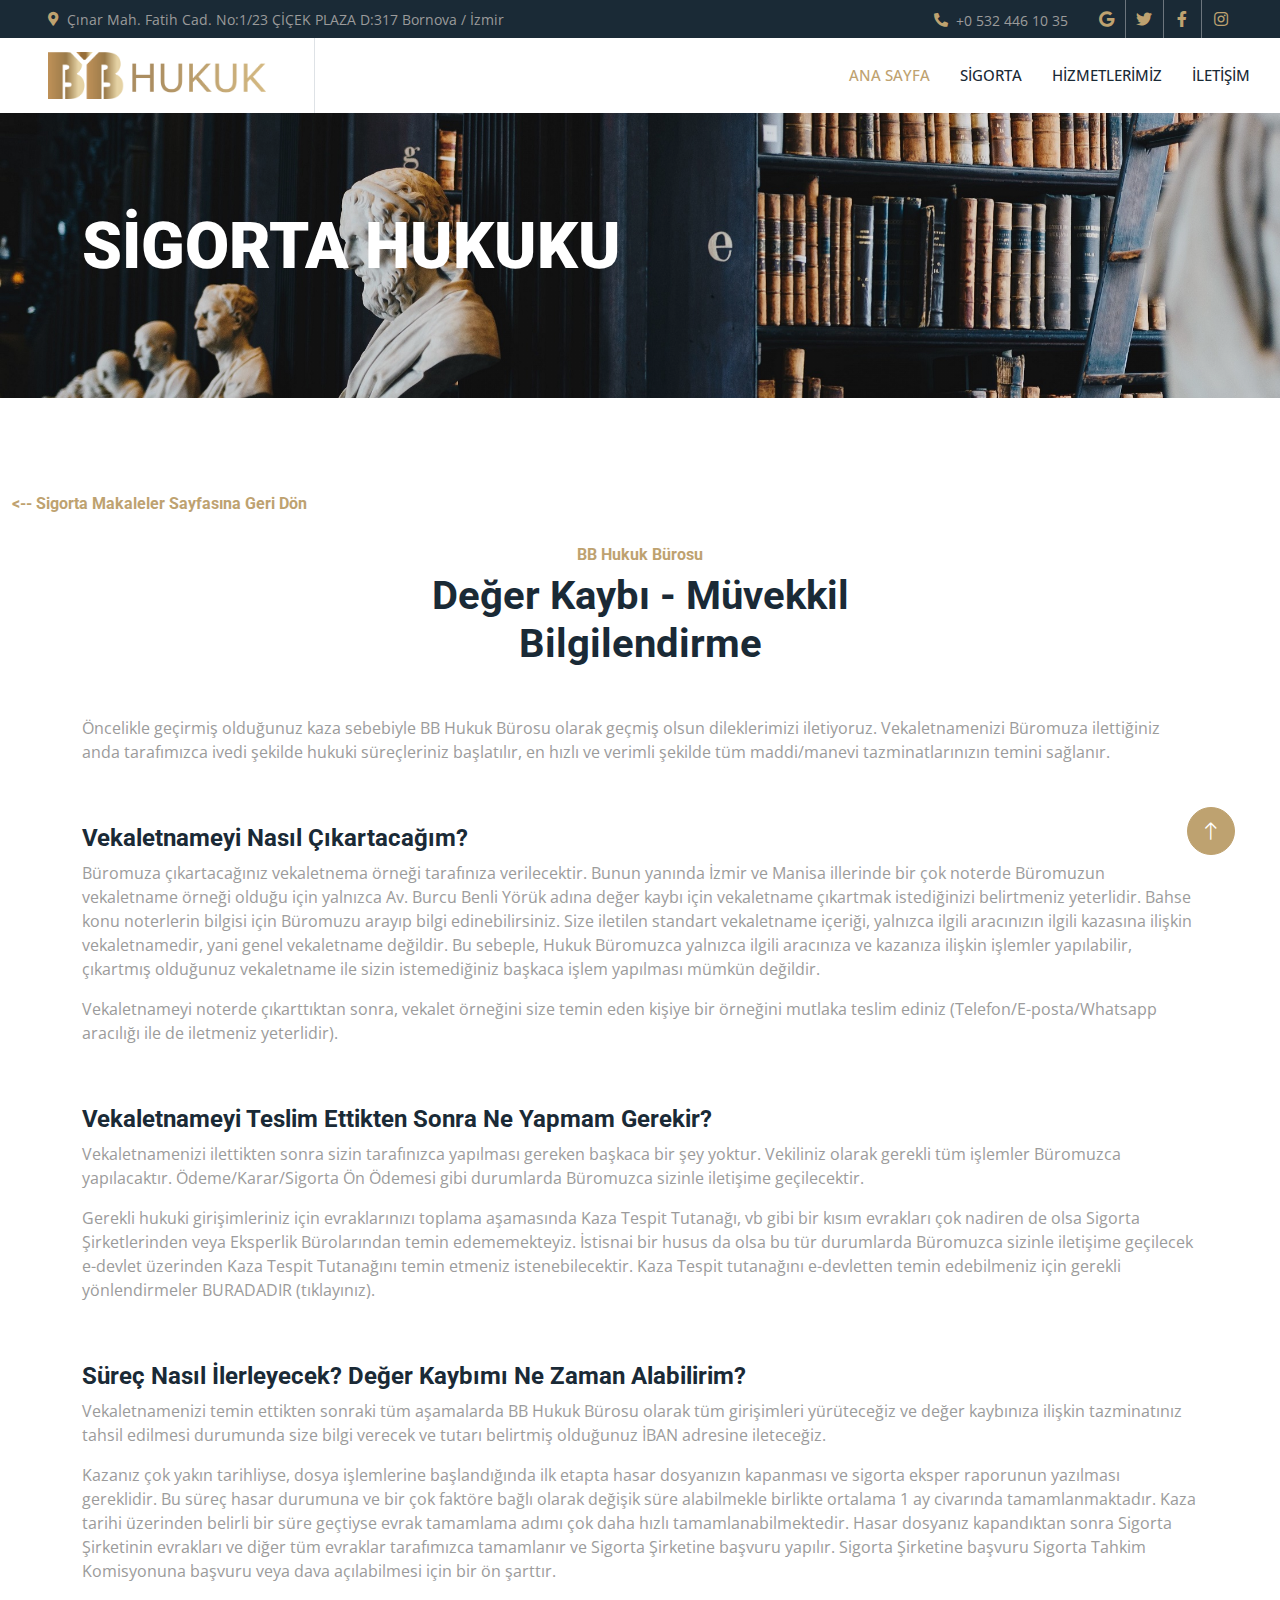
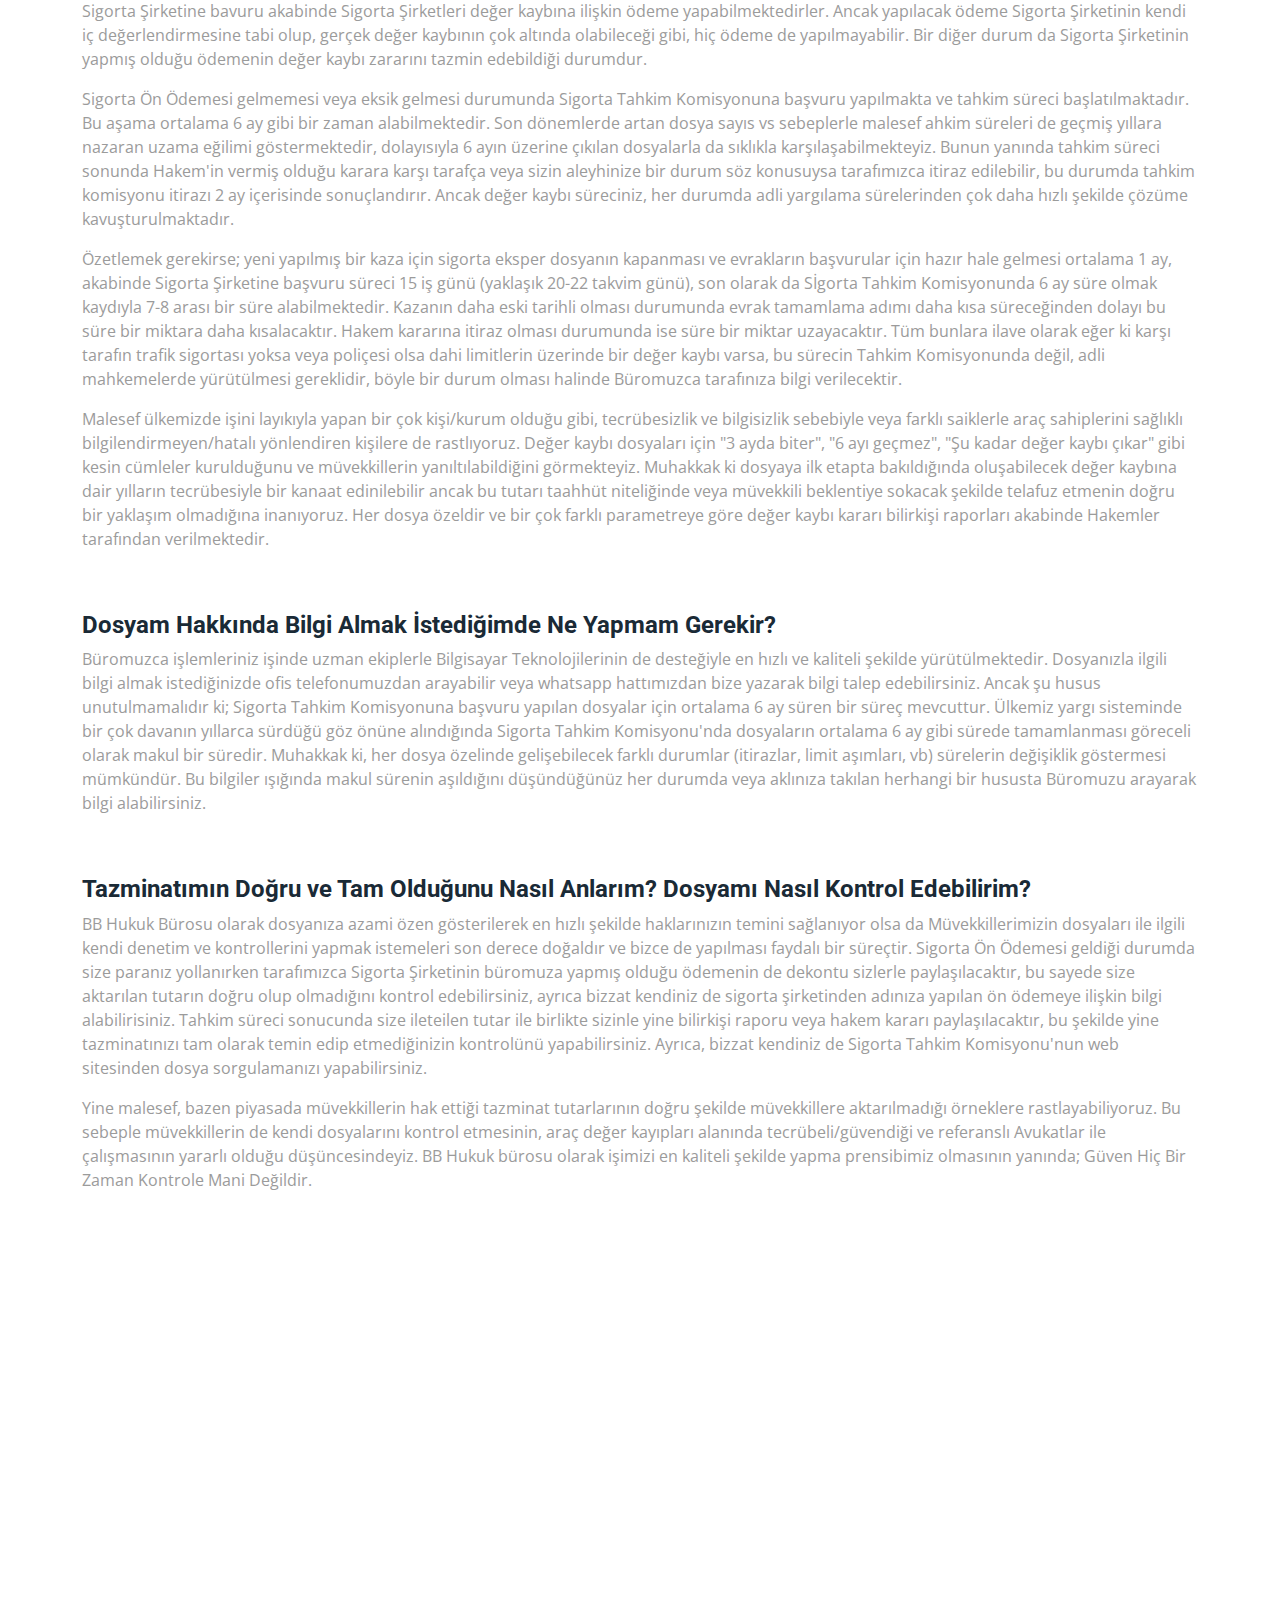
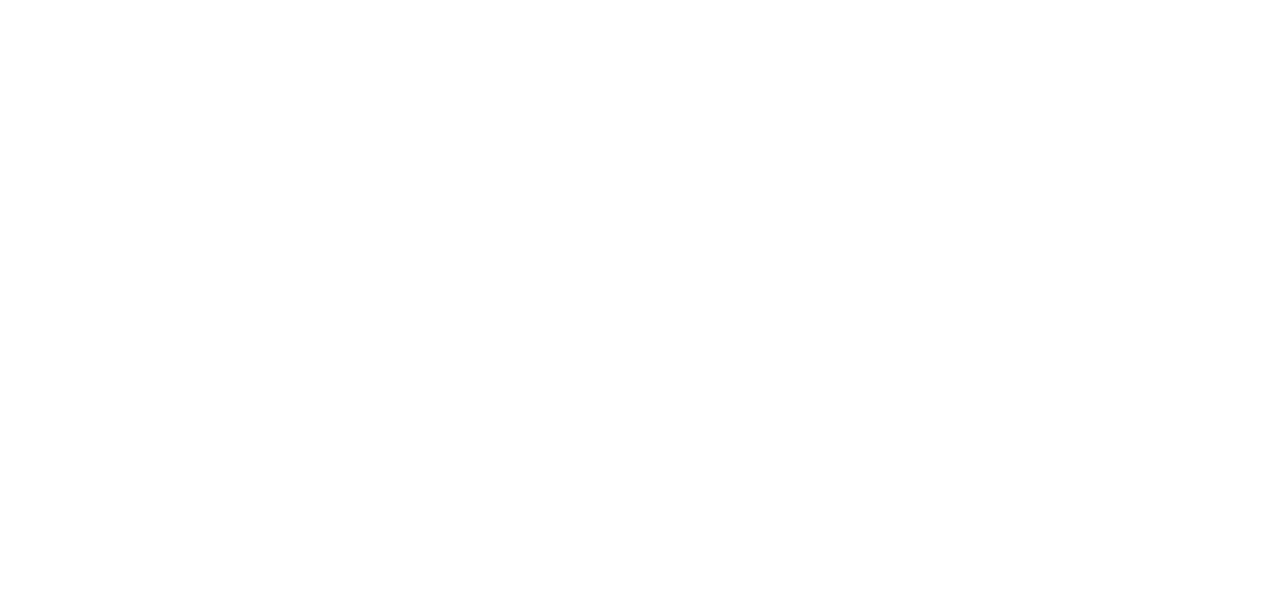
<file: muvekkil-bilgilendirme.html>
<!DOCTYPE html>
<html lang="en">

<head>
    <meta charset="utf-8">
    <title>BB Hukuk Sigorta</title>
    <meta content="width=device-width, initial-scale=1.0" name="viewport">
    <meta name="keywords" content="Araç Değer Kaybı, Hasar, Değer, Kasko, Trafik, Tazminat, Sigorta, Tahkim, Avukat, Hukuk, Burcu Benli Yörük, İzmir, BB Hukuk">
    <meta content="Araç Değer Kaybı Tazmini, Hasar ve Kaza Sonrası Tazminatlar" name="description">

    <!-- Favicon -->
    <link href="img/logoph.png" rel="shortcut icon">

    <!-- Google Web Fonts -->
    <link rel="preconnect" href="https://fonts.googleapis.com">
    <link rel="preconnect" href="https://fonts.gstatic.com" crossorigin>
    <link href="https://fonts.googleapis.com/css2?family=Open+Sans:wght@400;500&family=Roboto:wght@500;700;900&display=swap" rel="stylesheet">

    <!-- Icon Font Stylesheet -->
    <link href="https://cdnjs.cloudflare.com/ajax/libs/font-awesome/5.10.0/css/all.min.css" rel="stylesheet">
    <link href="https://cdn.jsdelivr.net/npm/bootstrap-icons@1.4.1/font/bootstrap-icons.css" rel="stylesheet">

    <!-- Libraries Stylesheet -->
    <link href="lib/animate/animate.min.css" rel="stylesheet">
    <link href="lib/owlcarousel/assets/owl.carousel.min.css" rel="stylesheet">
    <link href="lib/lightbox/css/lightbox.min.css" rel="stylesheet">

    <!-- Customized Bootstrap Stylesheet -->
    <link href="css/bootstrap.min.css" rel="stylesheet">

    <!-- Template Stylesheet -->
    <link href="css/style.css" rel="stylesheet">
</head>

<body>
<div id="spinner" class="show bg-white position-fixed translate-middle w-100 vh-100 top-50 start-50 d-flex align-items-center justify-content-center">
    <div class="spinner-border text-primary" style="width: 3rem; height: 3rem;" role="status">
        <span class="sr-only">Yükleniyor...</span>
    </div>
</div>
<!-- Spinner End -->
<!-- Topbar Start -->
<div class="container-fluid bg-dark p-0">
    <div class="row gx-0 d-none d-lg-flex">
        <div class="col-lg-7 px-5 text-start">
            <div class="h-100 d-inline-flex align-items-center me-4">
                <small class="fa fa-map-marker-alt text-primary me-2"></small>
                <small>Çınar Mah. Fatih Cad. No:1/23 ÇİÇEK PLAZA D:317 Bornova / İzmir</small>
            </div>
        </div>
        <div class="col-lg-5 px-5 text-end">
            <div class="h-100 d-inline-flex align-items-center me-4">
                <small class="fa fa-phone-alt text-primary me-2"></small>
                <small>+0 532 446 10 35</small>
            </div>
            <div class="h-100 d-inline-flex align-items-center mx-n2">
                <a class="btn btn-square btn-link rounded-0 border-0 border-end border-secondary" target="_blank" href="https://goo.gl/maps/a8WSSAHbhKA4A8iJ9"><i class="fab fa-google"></i></a>
                <a class="btn btn-square btn-link rounded-0 border-0 border-end border-secondary" target="_blank" href=""><i class="fab fa-twitter"></i></a>
                <a class="btn btn-square btn-link rounded-0 border-0 border-end border-secondary" target="_blank" href=""><i class="fab fa-facebook-f"></i></a>
                <a class="btn btn-square btn-link rounded-0" target="_blank" href=""><i class="fab fa-instagram"></i></a>
            </div>
        </div>
    </div>
</div>
<!-- Topbar End -->
<!-- Navbar Start -->
<nav class="navbar navbar-expand-lg bg-white navbar-light sticky-top p-0">
    <a href="index.html" class="navbar-brand d-flex align-items-center border-end px-4 px-lg-5">

        <img class="img-fluid" style="zoom:10%" src="img/brutlogo.png" alt="">

    </a>
    <button type="button" class="navbar-toggler me-4" data-bs-toggle="collapse" data-bs-target="#navbarCollapse">
        <span class="navbar-toggler-icon"></span>
    </button>
    <div class="collapse navbar-collapse" id="navbarCollapse">
        <div class="navbar-nav ms-auto p-4 p-lg-0">
            <a href="index.html" class="nav-item nav-link active">Ana Sayfa</a>
            <a href="sigorta.html" class="nav-item nav-link">SİGORTA</a>
            <a href="hizmetler.html" class="nav-item nav-link">HİZMETLERİMİZ</a>
            <a href="iletisim.html" class="nav-item nav-link">İLETİŞİM</a>
        </div>
    </div>
</nav>


    <!-- Page Header Start -->
    <div class="container-fluid page-header py-5 mb-5">
        <div class="container py-5">
            <h1 class="display-3 text-white mb-3 animated slideInDown">SİGORTA HUKUKU</h1>
            <nav aria-label="breadcrumb animated slideInDown">


            </nav>
        </div>
    </div>
    <!-- Page Header End -->



    <!-- Projects Start -->
    <div class="container-xxl py-5">
        <h6 class="text-primary"> <a href="sigorta.html#makaleler"> <-- Sigorta Makaleler Sayfasına Geri Dön</a></h6>
        <br>

        <div class="container">
            <div class="text-center mx-auto mb-5 wow fadeInUp" data-wow-delay="0.1s" style="max-width: 600px;">
                <h6 class="text-primary">BB Hukuk Bürosu</h6>
                <h1 class="mb-4">Değer Kaybı - Müvekkil Bilgilendirme</h1>
            </div>

            <div class="row g-4 portfolio-container wow fadeInUp" data-wow-delay="0.5s">
                <div class="col-10 col-lg-12 portfolio-item first">

                    <p>Öncelikle geçirmiş olduğunuz kaza sebebiyle BB Hukuk Bürosu olarak geçmiş olsun dileklerimizi iletiyoruz. Vekaletnamenizi Büromuza ilettiğiniz anda tarafımızca ivedi şekilde hukuki süreçleriniz başlatılır, en hızlı ve verimli şekilde tüm maddi/manevi tazminatlarınızın temini sağlanır.</p>
                    <br>
                    <h4 style="margin-top:20px !important">Vekaletnameyi Nasıl Çıkartacağım?</h4>
                    <p>Büromuza çıkartacağınız vekaletnema örneği tarafınıza verilecektir. Bunun yanında İzmir ve Manisa illerinde bir çok noterde Büromuzun vekaletname örneği olduğu için yalnızca Av. Burcu Benli Yörük adına değer kaybı için vekaletname çıkartmak istediğinizi belirtmeniz yeterlidir. Bahse konu noterlerin bilgisi için Büromuzu arayıp bilgi edinebilirsiniz. Size iletilen standart vekaletname içeriği, yalnızca ilgili aracınızın ilgili kazasına ilişkin vekaletnamedir, yani genel vekaletname değildir. Bu sebeple, Hukuk Büromuzca yalnızca ilgili aracınıza ve kazanıza ilişkin işlemler yapılabilir, çıkartmış olduğunuz vekaletname ile sizin istemediğiniz başkaca işlem yapılması mümkün değildir.</p>
                    <p>Vekaletnameyi noterde çıkarttıktan sonra, vekalet örneğini size temin eden kişiye bir örneğini mutlaka teslim ediniz (Telefon/E-posta/Whatsapp aracılığı ile de iletmeniz yeterlidir).</p>
                    <br>
                    <h4 style="margin-top:20px !important">Vekaletnameyi Teslim Ettikten Sonra Ne Yapmam Gerekir?</h4>
                    <p>Vekaletnamenizi ilettikten sonra sizin tarafınızca yapılması gereken başkaca bir şey yoktur. Vekiliniz olarak gerekli tüm işlemler Büromuzca yapılacaktır. Ödeme/Karar/Sigorta Ön Ödemesi gibi durumlarda Büromuzca sizinle iletişime geçilecektir.</p>
                    <p>Gerekli hukuki girişimleriniz için evraklarınızı toplama aşamasında Kaza Tespit Tutanağı, vb gibi bir kısım evrakları çok nadiren de olsa Sigorta Şirketlerinden veya Eksperlik Bürolarından temin edememekteyiz. İstisnai bir husus da olsa bu tür durumlarda Büromuzca sizinle iletişime geçilecek e-devlet üzerinden Kaza Tespit Tutanağını temin etmeniz istenebilecektir. Kaza Tespit tutanağını e-devletten temin edebilmeniz için gerekli yönlendirmeler BURADADIR (tıklayınız). </p>

                    <br>
                    <h4 style="margin-top:20px !important">Süreç Nasıl İlerleyecek? Değer Kaybımı Ne Zaman Alabilirim?</h4>
                    <p>Vekaletnamenizi temin ettikten sonraki tüm aşamalarda BB Hukuk Bürosu olarak tüm girişimleri yürüteceğiz ve değer kaybınıza ilişkin tazminatınız tahsil edilmesi durumunda size bilgi verecek ve tutarı belirtmiş olduğunuz İBAN adresine ileteceğiz.</p>

                    <p>Kazanız çok yakın tarihliyse, dosya işlemlerine başlandığında ilk etapta hasar dosyanızın kapanması ve sigorta eksper raporunun yazılması gereklidir. Bu süreç hasar durumuna ve bir çok faktöre bağlı olarak değişik süre alabilmekle birlikte ortalama 1 ay civarında tamamlanmaktadır. Kaza tarihi üzerinden belirli bir süre geçtiyse evrak tamamlama adımı çok daha hızlı tamamlanabilmektedir.
                        Hasar dosyanız kapandıktan sonra Sigorta Şirketinin evrakları ve diğer tüm evraklar tarafımızca tamamlanır ve Sigorta Şirketine başvuru yapılır. Sigorta Şirketine başvuru Sigorta Tahkim Komisyonuna başvuru veya dava açılabilmesi için bir ön şarttır.</p>
                    <p>Sigorta Şirketine bavuru akabinde Sigorta Şirketleri değer kaybına ilişkin ödeme yapabilmektedirler. Ancak yapılacak ödeme Sigorta Şirketinin kendi iç değerlendirmesine tabi olup, gerçek değer kaybının çok altında olabileceği gibi, hiç ödeme de yapılmayabilir. Bir diğer durum da Sigorta Şirketinin yapmış olduğu ödemenin değer kaybı zararını tazmin edebildiği durumdur.</p>

                    <p>Sigorta Ön Ödemesi gelmemesi veya eksik gelmesi durumunda Sigorta Tahkim Komisyonuna başvuru yapılmakta ve tahkim süreci başlatılmaktadır. Bu aşama ortalama 6 ay gibi bir zaman alabilmektedir. Son dönemlerde artan dosya sayıs vs sebeplerle malesef ahkim süreleri de geçmiş yıllara nazaran uzama eğilimi göstermektedir, dolayısıyla 6 ayın üzerine çıkılan dosyalarla da sıklıkla karşılaşabilmekteyiz. Bunun yanında tahkim süreci sonunda Hakem'in vermiş olduğu karara karşı tarafça veya sizin aleyhinize bir durum söz konusuysa tarafımızca itiraz edilebilir, bu durumda tahkim komisyonu itirazı 2 ay içerisinde sonuçlandırır. Ancak değer kaybı süreciniz, her durumda adli yargılama sürelerinden çok daha hızlı şekilde çözüme kavuşturulmaktadır. </p>

                    <p>Özetlemek gerekirse; yeni yapılmış bir kaza için sigorta eksper dosyanın kapanması ve evrakların başvurular için hazır hale gelmesi ortalama 1 ay, akabinde Sigorta Şirketine başvuru süreci 15 iş günü (yaklaşık 20-22 takvim günü), son olarak da Sİgorta Tahkim Komisyonunda 6 ay süre olmak kaydıyla 7-8 arası bir süre alabilmektedir. Kazanın daha eski tarihli olması durumunda evrak tamamlama adımı daha kısa süreceğinden dolayı bu süre bir miktara daha kısalacaktır. Hakem kararına itiraz olması durumunda ise süre bir miktar uzayacaktır. Tüm bunlara ilave olarak eğer ki karşı tarafın trafik sigortası yoksa veya poliçesi olsa dahi limitlerin üzerinde bir değer kaybı varsa, bu sürecin Tahkim Komisyonunda değil, adli mahkemelerde yürütülmesi gereklidir, böyle bir durum olması halinde Büromuzca tarafınıza bilgi verilecektir.</p>

                    <p>Malesef ülkemizde işini layıkıyla yapan bir çok kişi/kurum olduğu gibi, tecrübesizlik ve bilgisizlik sebebiyle veya farklı saiklerle araç sahiplerini sağlıklı bilgilendirmeyen/hatalı yönlendiren kişilere de rastlıyoruz. Değer kaybı dosyaları için "3 ayda biter", "6 ayı geçmez", "Şu kadar değer kaybı çıkar" gibi kesin cümleler kurulduğunu ve müvekkillerin yanıltılabildiğini görmekteyiz. Muhakkak ki dosyaya ilk etapta bakıldığında oluşabilecek değer kaybına dair yılların tecrübesiyle bir kanaat edinilebilir ancak bu tutarı taahhüt niteliğinde veya müvekkili beklentiye sokacak şekilde telafuz etmenin doğru bir yaklaşım olmadığına inanıyoruz. Her dosya özeldir ve bir çok farklı parametreye göre değer kaybı kararı bilirkişi raporları akabinde Hakemler tarafından verilmektedir.  </p>


                    <br>
                    <h4 style="margin-top:20px !important">Dosyam Hakkında Bilgi Almak İstediğimde Ne Yapmam Gerekir?</h4>
                    <p>Büromuzca işlemleriniz işinde uzman ekiplerle Bilgisayar Teknolojilerinin de desteğiyle en hızlı ve kaliteli şekilde yürütülmektedir. Dosyanızla ilgili bilgi almak istediğinizde ofis telefonumuzdan arayabilir veya whatsapp hattımızdan bize yazarak bilgi talep edebilirsiniz. Ancak şu husus unutulmamalıdır ki; Sigorta Tahkim Komisyonuna başvuru yapılan dosyalar için ortalama 6 ay süren bir süreç mevcuttur. Ülkemiz yargı sisteminde bir çok davanın yıllarca sürdüğü göz önüne alındığında Sigorta Tahkim Komisyonu'nda dosyaların ortalama 6 ay gibi sürede tamamlanması göreceli olarak makul bir süredir. Muhakkak ki, her dosya özelinde gelişebilecek farklı durumlar (itirazlar, limit aşımları, vb) sürelerin değişiklik göstermesi mümkündür.  Bu bilgiler ışığında makul sürenin aşıldığını düşündüğünüz her durumda veya aklınıza takılan herhangi bir hususta Büromuzu arayarak bilgi alabilirsiniz.</p>
                    <br>

                    <h4 style="margin-top:20px !important">Tazminatımın Doğru ve Tam Olduğunu Nasıl Anlarım? Dosyamı Nasıl Kontrol Edebilirim?</h4>
                    <p>BB Hukuk Bürosu olarak dosyanıza azami özen gösterilerek en hızlı şekilde haklarınızın temini sağlanıyor olsa da Müvekkillerimizin dosyaları ile ilgili kendi denetim ve kontrollerini yapmak istemeleri son derece doğaldır ve bizce de yapılması faydalı bir süreçtir. Sigorta Ön Ödemesi geldiği durumda size paranız yollanırken tarafımızca Sigorta Şirketinin büromuza yapmış olduğu ödemenin de dekontu sizlerle paylaşılacaktır, bu sayede size aktarılan tutarın doğru olup olmadığını kontrol edebilirsiniz, ayrıca bizzat kendiniz de sigorta şirketinden adınıza yapılan ön ödemeye ilişkin bilgi alabilirisiniz. Tahkim süreci sonucunda size ileteilen tutar ile birlikte sizinle yine bilirkişi raporu veya hakem kararı paylaşılacaktır, bu şekilde yine tazminatınızı tam olarak temin edip etmediğinizin kontrolünü yapabilirsiniz. Ayrıca, bizzat kendiniz de Sigorta Tahkim Komisyonu'nun web sitesinden dosya sorgulamanızı yapabilirsiniz.  </p>

                    <p>Yine malesef, bazen piyasada müvekkillerin hak ettiği tazminat tutarlarının doğru şekilde müvekkillere aktarılmadığı örneklere rastlayabiliyoruz. Bu sebeple müvekkillerin de kendi dosyalarını kontrol etmesinin, araç değer kayıpları alanında tecrübeli/güvendiği ve referanslı Avukatlar ile çalışmasının yararlı olduğu düşüncesindeyiz. BB Hukuk bürosu olarak işimizi en kaliteli şekilde yapma prensibimiz olmasının yanında; Güven Hiç Bir Zaman Kontrole Mani Değildir. </p>

                    <br>

                </div>

            </div>
            <br><br><br>
            <div id="hakk" class="container-fluid bg-light wow fadeInUp my-5 px-lg-0" data-wow-delay="0.5s">
                <div class="container about px-lg-0">
                    <div class="row g-0 mx-lg-0">

                        <div class="col-lg-6 about-text py-1 wow fadeIn" data-wow-delay="0.5s">
                            <div class="p-lg-5 pe-lg-0">
                                <p class="text-primary mb-1 font-weight-bold" > <a href="sigorta.html"> Araç Değer Kaybı Nedir? Nasıl Alınır?</a></p>
                                <p class="text-primary mb-1 font-weight-bold"> <a href="sigorta.html"> Araç Değer Kaybı Nedir? Nasıl Alınır?</a></p>
                                <p class="text-primary mb-1 font-weight-bold"> <a href="sigorta.html"> Araç Değer Kaybı Nedir? Nasıl Alınır?</a></p>
                                <p class="text-primary mb-1 font-weight-bold"> <a href="sigorta.html"> Araç Değer Kaybı Nedir? Nasıl Alınır?</a></p>
                                <p class="text-primary mb-1"> <a href="sigorta.html"> Araç Değer Kaybı Nedir? Nasıl Alınır?</a></p>
                                <p class="text-primary mb-1"> <a href="sigorta.html"> Araç Değer Kaybı Nedir? Nasıl Alınır?</a></p>



                            </div>
                        </div>
                    </div>
                </div>
            </div>












        </div>
    </div>
    <!-- Projects End -->





    <!-- Footer Start -->
<div class="container-fluid bg-dark text-body footer mt-5 pt-5 wow fadeIn" data-wow-delay="0.1s">
    <div class="container py-5">
        <div class="container py-5">
            <div class="row g-5">
                <div class="col-lg-3 col-md-6">
                    <h5 class="text-white mb-4">Adres</h5>
                    <p class="mb-2"><i class="fa fa-map-marker-alt me-3"></i>Çınar Mah. Fatih Cad. No:1/23 Çiçek Plaza Kat:3 Daire:317 Bornova/İZMİR</p>
                    <p class="mb-2"><i class="fa fa-phone-alt me-3"></i>+532 446 10 35</p>
                    <p class="mb-2"><i class="fa fa-envelope me-3"></i>bbhukukizmir@gmail.com</p>
                    <div class="d-flex pt-2">
                        <a class="btn btn-square btn-outline-light btn-social" href=""><i class="fab fa-twitter"></i></a>
                        <a class="btn btn-square btn-outline-light btn-social" href=""><i class="fab fa-facebook-f"></i></a>
                        <a class="btn btn-square btn-outline-light btn-social" href=""><i class="fab fa-youtube"></i></a>
                        <a class="btn btn-square btn-outline-light btn-social" href=""><i class="fab fa-linkedin-in"></i></a>
                    </div>
                </div>
                <div class="col-lg-3 col-md-6">
                    <h5 class="text-white mb-4">Hızlı Linkler</h5>
                    <a class="btn btn-link" href="sigorta.html">Sigorta</a>
                    <a class="btn btn-link" href="hizmetler.html">Hizmetlerimiz</a>
                    <a class="btn btn-link" href="iletisim.html">İletişim</a>
                    <a class="btn btn-link" target="_blank" href="http://ec2-52-91-199-170.compute-1.amazonaws.com:8081/faces/template.xhtml">Kullanıcı Sistemi</a>

                </div>

            </div>
        </div>
        <div class="container">
            <div class="copyright">
                <div class="row">
                    <div class="col-md-6 text-center text-md-start mb-3 mb-md-0">
                        &copy; <a href="#">BB Hukuk Bürosu</a>, All Right Reserved.
                    </div>
                    <div style="zoom:50%" class="col-md-6 text-center text-md-end">
                        <!--/*** This template is free as long as you keep the footer author’s credit link/attribution link/backlink. If you'd like to use the template without the footer author’s credit link/attribution link/backlink, you can purchase the Credit Removal License from "https://htmlcodex.com/credit-removal". Thank you for your support. ***/-->
                        Designed By <a href="https://htmlcodex.com">HTML Codex</a>
                        <br>Distributed By: <a href="https://themewagon.com" target="_blank">ThemeWagon</a>
                    </div>
                </div>
            </div>
        </div>
    </div>
</div>
    <!-- Footer End -->


    <!-- Back to Top -->
    <a href="#" class="btn btn-lg btn-primary btn-lg-square rounded-circle back-to-top"><i class="bi bi-arrow-up"></i></a>


    <!-- JavaScript Libraries -->
    <script src="https://code.jquery.com/jquery-3.4.1.min.js"></script>
    <script src="https://cdn.jsdelivr.net/npm/bootstrap@5.0.0/dist/js/bootstrap.bundle.min.js"></script>
    <script src="lib/wow/wow.min.js"></script>
    <script src="lib/easing/easing.min.js"></script>
    <script src="lib/waypoints/waypoints.min.js"></script>
    <script src="lib/counterup/counterup.min.js"></script>
    <script src="lib/owlcarousel/owl.carousel.min.js"></script>
    <script src="lib/isotope/isotope.pkgd.min.js"></script>
    <script src="lib/lightbox/js/lightbox.min.js"></script>

    <!-- Template Javascript -->
    <script src="js/main.js"></script>
</body>

</html>
</file>
<file: css/style.css>
/********** Template CSS **********/
:root {
    --primary: #bea270ff;
    --light: #F6F7F8;
    --dark: #1A2A36;
}

.fw-medium {
    font-weight: 500 !important;
}

.fw-bold {
    font-weight: 700 !important;
}

.fw-black {
    font-weight: 900 !important;
}

.back-to-top {
    position: fixed;
    display: none;
    right: 45px;
    bottom: 45px;
    z-index: 99;
}


/*** Spinner ***/
#spinner {
    opacity: 0;
    visibility: hidden;
    transition: opacity .5s ease-out, visibility 0s linear .5s;
    z-index: 99999;
}

#spinner.show {
    transition: opacity .5s ease-out, visibility 0s linear 0s;
    visibility: visible;
    opacity: 1;
}


/*** Button ***/
.btn {
    font-weight: 500;
    transition: .5s;
}

.btn.btn-primary,
.btn.btn-outline-primary:hover {
    color: #FFFFFF;
}

.btn-square {
    width: 38px;
    height: 38px;
}

.btn-sm-square {
    width: 32px;
    height: 32px;
}

.btn-lg-square {
    width: 48px;
    height: 48px;
}

.btn-square,
.btn-sm-square,
.btn-lg-square {
    padding: 0;
    display: flex;
    align-items: center;
    justify-content: center;
    font-weight: normal;
}

/*** Navbar ***/
.navbar.sticky-top {
    top: -100px;
    transition: .5s;
}

.navbar .navbar-brand,
.navbar a.btn {
    height: 75px;
}

.navbar .navbar-nav .nav-link {
    margin-right: 30px;
    padding: 25px 0;
    color: var(--dark);
    font-size: 15px;
    font-weight: 500;
    text-transform: uppercase;
    outline: none;
}

.navbar .navbar-nav .nav-link:hover,
.navbar .navbar-nav .nav-link.active {
    color: var(--primary);
}

.navbar .dropdown-toggle::after {
    border: none;
    content: "\f107";
    font-family: "Font Awesome 5 Free";
    font-weight: 900;
    vertical-align: middle;
    margin-left: 8px;
}

@media (max-width: 991.98px) {
    .navbar .navbar-nav .nav-link  {
        margin-right: 0;
        padding: 10px 0;
    }

    .navbar .navbar-nav {
        border-top: 1px solid #EEEEEE;
    }
}

@media (min-width: 992px) {
    .navbar .nav-item .dropdown-menu {
        display: block;
        border: none;
        margin-top: 0;
        top: 150%;
        opacity: 0;
        visibility: hidden;
        transition: .5s;
    }

    .navbar .nav-item:hover .dropdown-menu {
        top: 100%;
        visibility: visible;
        transition: .5s;
        opacity: 1;
    }
}


/*** Header ***/
.owl-carousel-inner {
    position: absolute;
    width: 100%;
    height: 100%;
    top: 0;
    left: 0;
    display: flex;
    align-items: center;
    background: rgba(0, 0, 0, .1);
}

@media (max-width: 768px) {
    .header-carousel .owl-carousel-item {
        position: relative;
        min-height: 500px;
    }

    .header-carousel .owl-carousel-item img {
        position: absolute;
        width: 100%;
        height: 100%;
        object-fit: cover;
    }

    .header-carousel .owl-carousel-item p {
        font-size: 16px !important;
    }
}

.header-carousel .owl-dots {
    position: absolute;
    width: 60px;
    height: 100%;
    top: 0;
    right: 30px;
    display: flex;
    flex-direction: column;
    align-items: center;
    justify-content: center;
}

.header-carousel .owl-dots .owl-dot {
    position: relative;
    width: 45px;
    height: 45px;
    margin: 5px 0;
    background: #FFFFFF;
    box-shadow: 0 0 30px rgba(255, 255, 255, .9);
    border-radius: 45px;
    transition: .5s;
}

.header-carousel .owl-dots .owl-dot.active {
    width: 60px;
    height: 60px;
}

.header-carousel .owl-dots .owl-dot img {
    position: absolute;
    width: 100%;
    height: 100%;
    object-fit: cover;
    padding: 2px;
    border-radius: 45px;
    transition: .5s;
}

.page-header {
    background: linear-gradient(rgba(0, 0, 0, .1), rgba(0, 0, 0, .1)), url(../img/carousel-1.jpg) center center no-repeat;
    background-size: cover;
}

.breadcrumb-item + .breadcrumb-item::before {
    color: var(--light);
}


/*** About ***/
@media (min-width: 992px) {
    .container.about {
        max-width: 100% !important;
    }

    .about-text  {
        padding-right: calc(((100% - 960px) / 2) + .75rem);
    }
}

@media (min-width: 1200px) {
    .about-text  {
        padding-right: calc(((100% - 1140px) / 2) + .75rem);
    }
}

@media (min-width: 1400px) {
    .about-text  {
        padding-right: calc(((100% - 1320px) / 2) + .75rem);
    }
}


/*** Service ***/
.service-item {
    box-shadow: 0 0 45px rgba(0, 0, 0, .08);
}

.service-icon {
    position: relative;
    margin: -50px 0 25px 0;
    width: 100px;
    height: 100px;
    display: flex;
    align-items: center;
    justify-content: center;
    color: var(--primary);
    background: #FFFFFF;
    border-radius: 100px;
    box-shadow: 0 0 45px rgba(0, 0, 0, .08);
    transition: .5s;
}

.service-item:hover .service-icon {
    color: #FFFFFF;
    background: var(--primary);
}


/*** Feature ***/
@media (min-width: 992px) {
    .container.feature {
        max-width: 100% !important;
    }

    .feature-text  {
        padding-left: calc(((100% - 960px) / 2) + .75rem);
    }
}

@media (min-width: 1200px) {
    .feature-text  {
        padding-left: calc(((100% - 1140px) / 2) + .75rem);
    }
}

@media (min-width: 1400px) {
    .feature-text  {
        padding-left: calc(((100% - 1320px) / 2) + .75rem);
    }
}


/*** Project Portfolio ***/
#portfolio-flters li {
    display: inline-block;
    font-weight: 500;
    color: var(--dark);
    cursor: pointer;
    transition: .5s;
    border-bottom: 2px solid transparent;
}

#portfolio-flters li:hover,
#portfolio-flters li.active {
    color: var(--primary);
    border-color: var(--primary);
}

.portfolio-img {
    position: relative;
}

.portfolio-img::before,
.portfolio-img::after {
    position: absolute;
    content: "";
    width: 0;
    height: 100%;
    top: 0;
    background: var(--dark);
    transition: .5s;
}

.portfolio-img::before {
    left: 50%;
}

.portfolio-img::after {
    right: 50%;
}

.portfolio-item:hover .portfolio-img::before {
    width: 51%;
    left: 0;
}

.portfolio-item:hover .portfolio-img::after {
    width: 51%;
    right: 0;
}

.portfolio-btn {
    position: absolute;
    top: 0;
    left: 0;
    width: 100%;
    height: 100%;
    display: flex;
    align-items: center;
    justify-content: center;
    opacity: 0;
    z-index: 1;
    transition: .5s;
}

.portfolio-item:hover .portfolio-btn {
    opacity: 1;
    transition-delay: .3s;
}


/*** Quote ***/
@media (min-width: 992px) {
    .container.quote {
        max-width: 100% !important;
    }

    .quote-text  {
        padding-right: calc(((100% - 960px) / 2) + .75rem);
    }
}

@media (min-width: 1200px) {
    .quote-text  {
        padding-right: calc(((100% - 1140px) / 2) + .75rem);
    }
}

@media (min-width: 1400px) {
    .quote-text  {
        padding-right: calc(((100% - 1320px) / 2) + .75rem);
    }
}


/*** Team ***/
.team-item {
    box-shadow: 0 0 45px rgba(0, 0, 0, .08);
}

.team-item img {
    border-radius: 8px 60px 0 0;
}

.team-item .team-social {
    display: flex;
    flex-direction: column;
    align-items: center;
    justify-content: flex-end;
    background: #FFFFFF;
    transition: .5s;
}


/*** Testimonial ***/
.testimonial-carousel::before {
    position: absolute;
    content: "";
    top: 0;
    left: 0;
    height: 100%;
    width: 0;
    background: linear-gradient(to right, rgba(255, 255, 255, 1) 0%, rgba(255, 255, 255, 0) 100%);
    z-index: 1;
}

.testimonial-carousel::after {
    position: absolute;
    content: "";
    top: 0;
    right: 0;
    height: 100%;
    width: 0;
    background: linear-gradient(to left, rgba(255, 255, 255, 1) 0%, rgba(255, 255, 255, 0) 100%);
    z-index: 1;
}

@media (min-width: 768px) {
    .testimonial-carousel::before,
    .testimonial-carousel::after {
        width: 200px;
    }
}

@media (min-width: 992px) {
    .testimonial-carousel::before,
    .testimonial-carousel::after {
        width: 300px;
    }
}

.testimonial-carousel .owl-nav {
    position: absolute;
    width: 350px;
    top: 20px;
    left: 50%;
    transform: translateX(-50%);
    display: flex;
    justify-content: space-between;
    opacity: 0;
    transition: .5s;
    z-index: 1;
}

.testimonial-carousel:hover .owl-nav {
    width: 300px;
    opacity: 1;
}

.testimonial-carousel .owl-nav .owl-prev,
.testimonial-carousel .owl-nav .owl-next {
    position: relative;
    color: var(--primary);
    font-size: 45px;
    transition: .5s;
}

.testimonial-carousel .owl-nav .owl-prev:hover,
.testimonial-carousel .owl-nav .owl-next:hover {
    color: var(--dark);
}

.testimonial-carousel .testimonial-img img {
    width: 100px;
    height: 100px;
}

.testimonial-carousel .testimonial-img .btn-square {
    position: absolute;
    bottom: -19px;
    left: 50%;
    transform: translateX(-50%);
}

.testimonial-carousel .owl-item .testimonial-text {
    margin-bottom: 30px;
    box-shadow: 0 0 45px rgba(0, 0, 0, .08);
    transform: scale(.8);
    transition: .5s;
}

.testimonial-carousel .owl-item.center .testimonial-text {
    transform: scale(1);
}


/*** Contact ***/
@media (min-width: 992px) {
    .container.contact {
        max-width: 100% !important;
    }

    .contact-text  {
        padding-left: calc(((100% - 960px) / 2) + .75rem);
    }
}

@media (min-width: 1200px) {
    .contact-text  {
        padding-left: calc(((100% - 1140px) / 2) + .75rem);
    }
}

@media (min-width: 1400px) {
    .contact-text  {
        padding-left: calc(((100% - 1320px) / 2) + .75rem);
    }
}


/*** Footer ***/
.footer .btn.btn-social {
    margin-right: 5px;
    color: #9B9B9B;
    border: 1px solid #9B9B9B;
    border-radius: 38px;
    transition: .3s;
}

.footer .btn.btn-social:hover {
    color: var(--primary);
    border-color: var(--light);
}

.footer .btn.btn-link {
    display: block;
    margin-bottom: 5px;
    padding: 0;
    text-align: left;
    color: #9B9B9B;
    font-weight: normal;
    text-transform: capitalize;
    transition: .3s;
}

.footer .btn.btn-link::before {
    position: relative;
    content: "\f105";
    font-family: "Font Awesome 5 Free";
    font-weight: 900;
    margin-right: 10px;
}

.footer .btn.btn-link:hover {
    color: #FFFFFF;
    letter-spacing: 1px;
    box-shadow: none;
}

.footer .copyright {
    padding: 25px 0;
    border-top: 1px solid rgba(256, 256, 256, .1);
}

.footer .copyright a {
    color: var(--light);
}

.footer .copyright a:hover {
    color: var(--primary);
}
</file>
